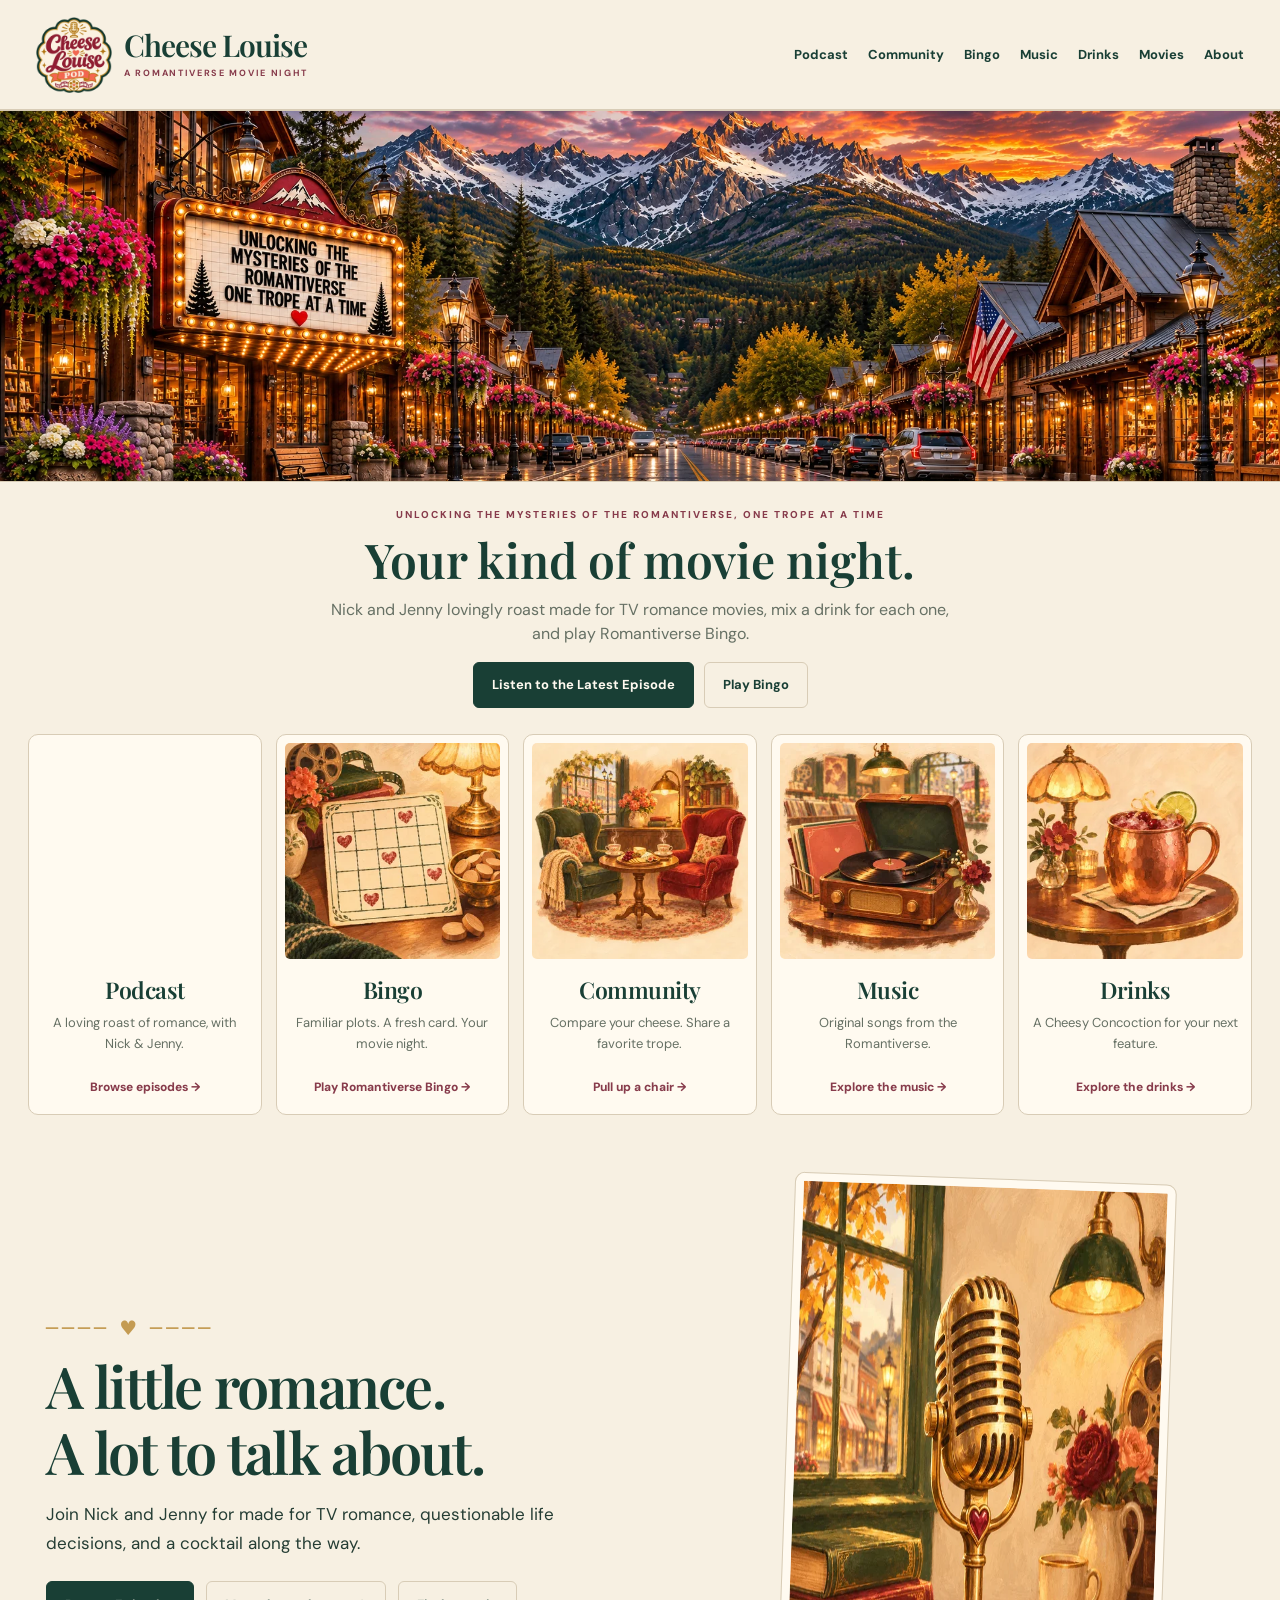
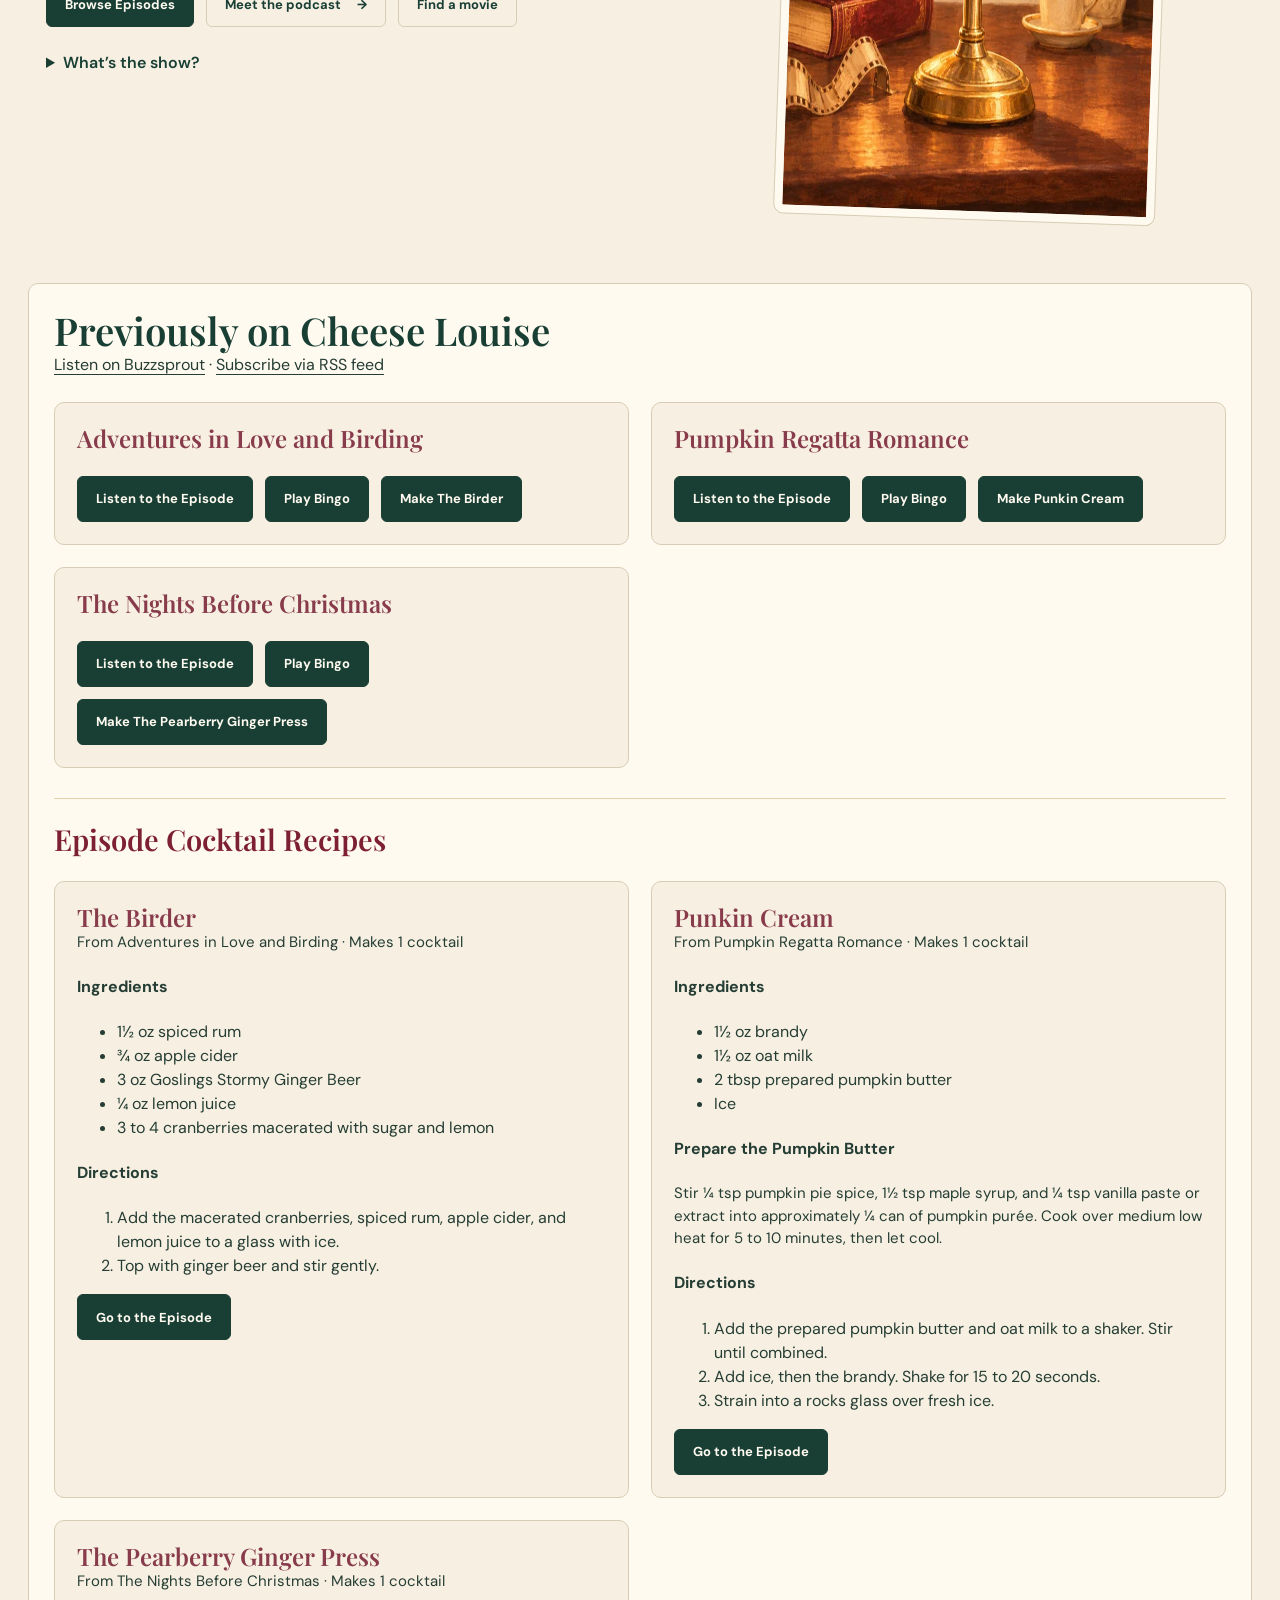
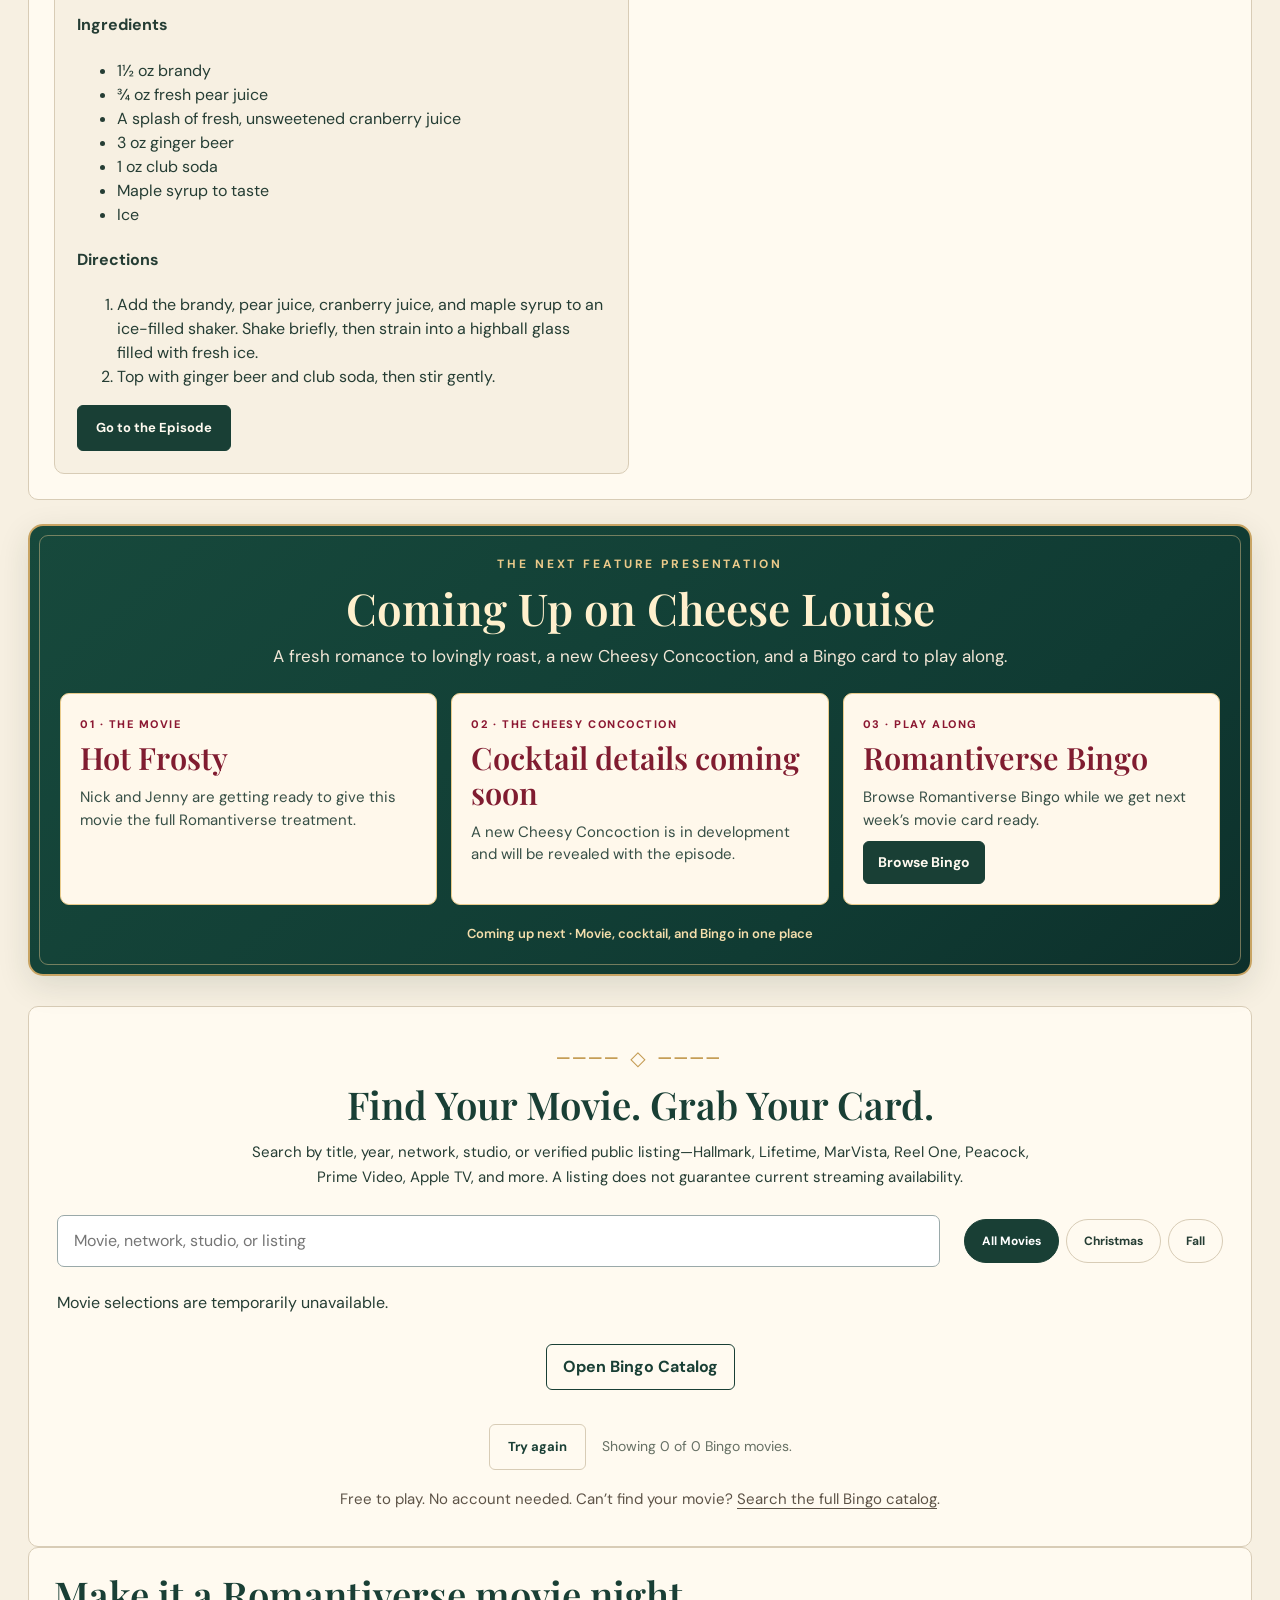
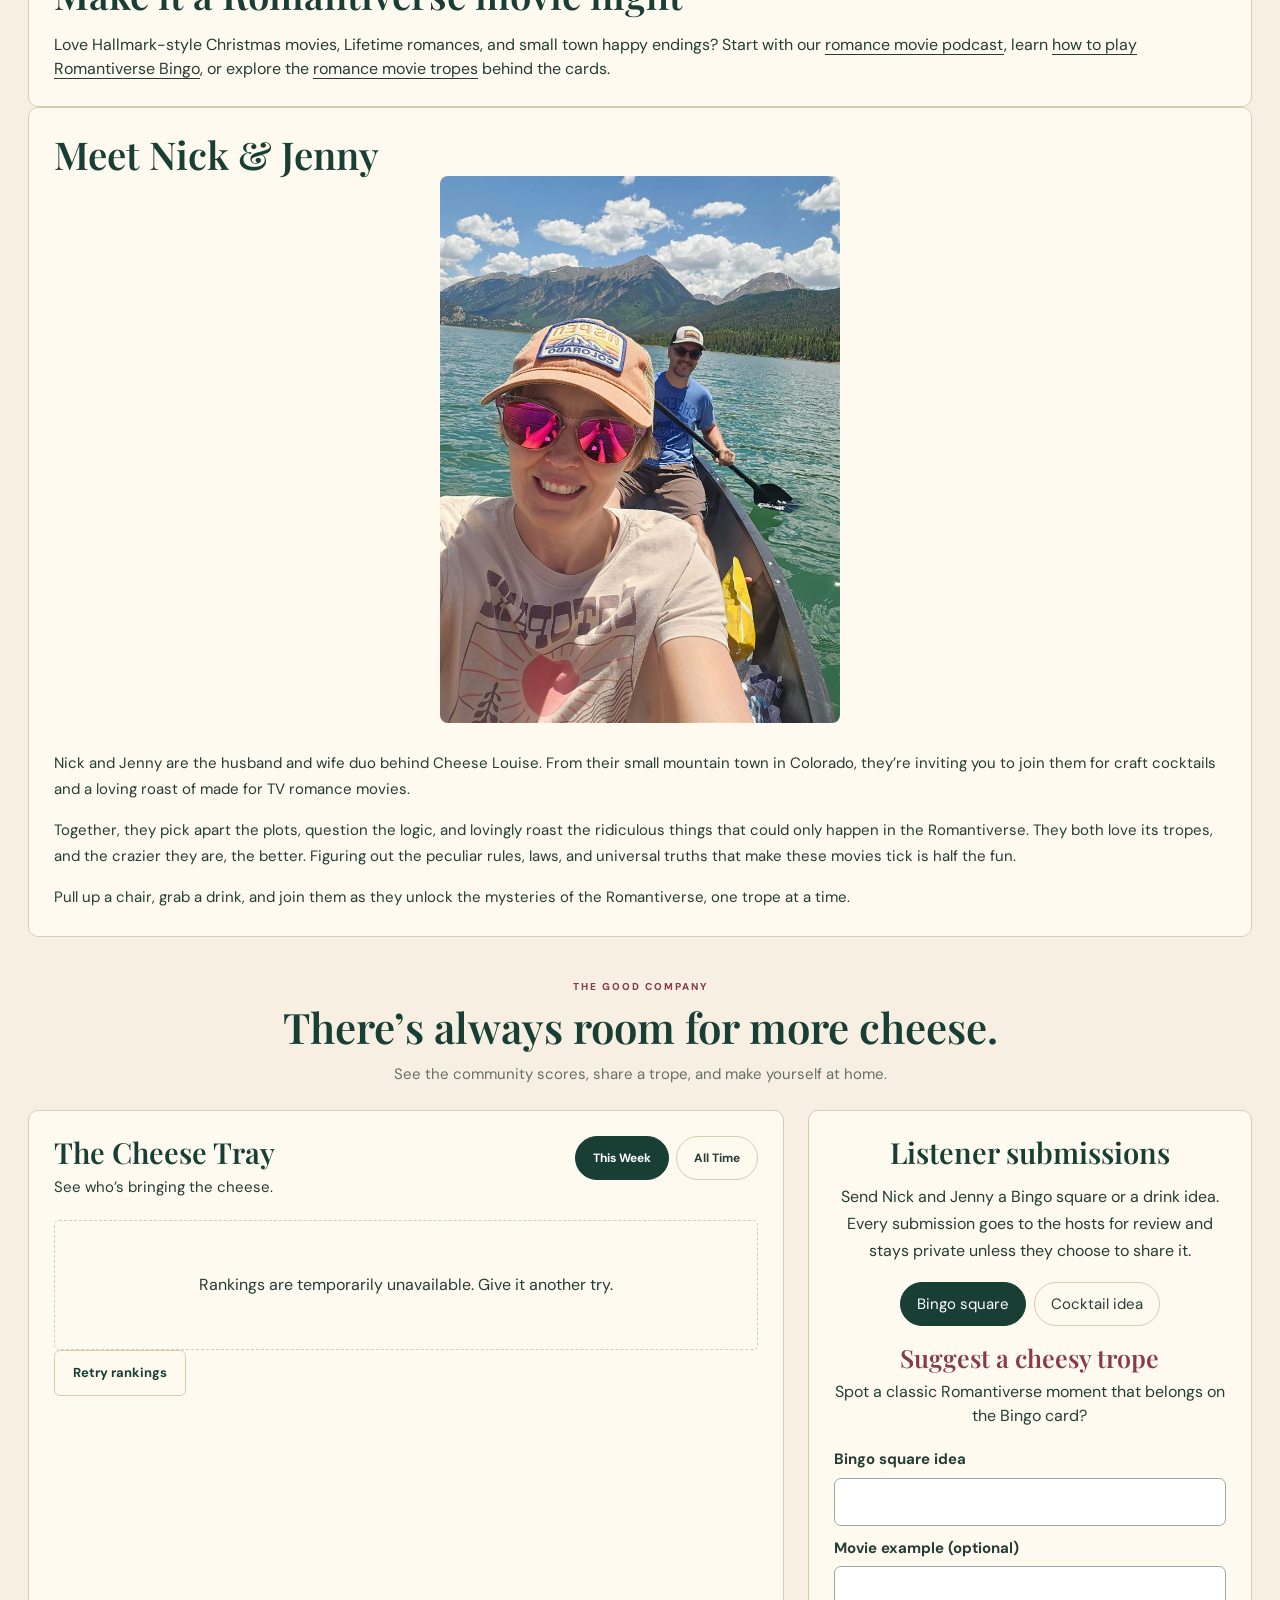
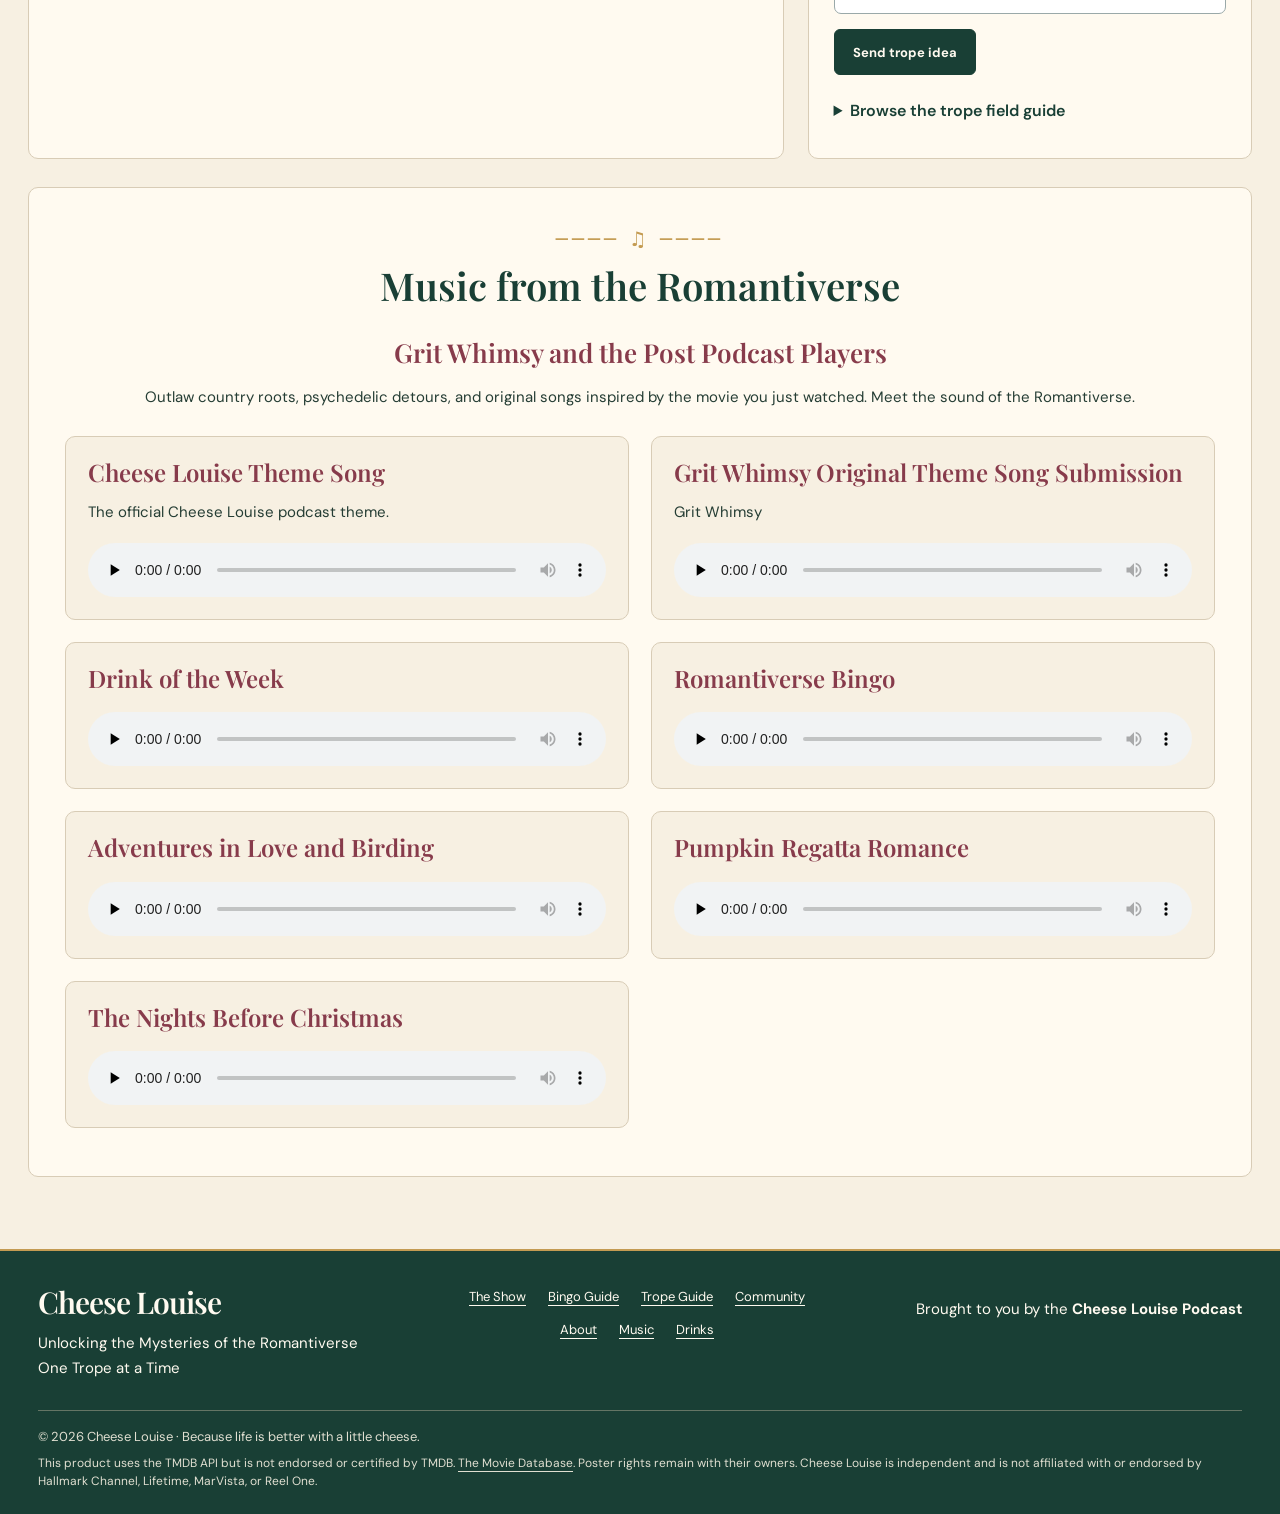
<file: index.html>
<!doctype html>
<html lang="en">
<head>
<meta charset="utf-8"><meta name="viewport" content="width=device-width, initial-scale=1">
<meta name="theme-color" content="#193f35">
<title>Cheese Louise | Romance Movie Podcast &amp; Romantiverse Bingo</title>
<meta name="description" content="A loving roast of Hallmark-style romance movies with Nick and Jenny. Discover the Cheese Louise podcast, Romantiverse Bingo, romance tropes, and craft cocktails.">
<link rel="canonical" href="https://cheeselouisepod.com/">
<link rel="alternate" type="application/rss+xml" title="Cheese Louise Podcast RSS Feed" href="https://feeds.buzzsprout.com/2561358.rss">
<meta property="og:type" content="website"><meta property="og:site_name" content="Cheese Louise"><meta property="og:title" content="Cheese Louise | Romance Movie Podcast &amp; Romantiverse Bingo">
<meta property="og:description" content="Made for TV romance, free Bingo, and a cocktail along the way.">
<meta property="og:url" content="https://cheeselouisepod.com/"><meta property="og:image" content="https://cheeselouisepod.com/assets/mountain-town.webp">
<meta name="twitter:card" content="summary_large_image">
<meta property="og:image:alt" content="The Cheese Louise mountain town beneath a snowy sunset ridgeline.">
<meta name="referrer" content="strict-origin-when-cross-origin">
<link rel="icon" href="assets/cheese-heart.svg" type="image/svg+xml">
<link rel="preconnect" href="https://fonts.googleapis.com"><link rel="preconnect" href="https://fonts.gstatic.com" crossorigin>
<link href="https://fonts.googleapis.com/css2?family=DM+Sans:wght@400;500;600;700;800&family=Playfair+Display:ital,wght@0,500;0,600;0,700;1,500;1,600&display=swap" rel="stylesheet">
<link rel="stylesheet" href="homepage.css?v=episode-archive-1">
<noscript><link rel="stylesheet" href="nojs.css"></noscript>
<script type="application/ld+json">{"@context":"https://schema.org","@graph":[{"@type":"Organization","@id":"https://cheeselouisepod.com/#organization","name":"Cheese Louise","url":"https://cheeselouisepod.com/","description":"Independent romance movie podcast and free Romantiverse Bingo game."},{"@type":"WebSite","@id":"https://cheeselouisepod.com/#website","url":"https://cheeselouisepod.com/","name":"Cheese Louise","publisher":{"@id":"https://cheeselouisepod.com/#organization"},"inLanguage":"en-US"},{"@type":"PodcastSeries","@id":"https://cheeselouisepod.com/#podcast","name":"Cheese Louise","url":"https://cheeselouisepod.com/romance-movie-podcast.html","description":"A romance movie comedy podcast with Nick and Jenny, craft cocktails, and a loving roast of made for TV romance.","inLanguage":"en-US","creator":[{"@type":"Person","name":"Nick"},{"@type":"Person","name":"Jenny"}],"publisher":{"@id":"https://cheeselouisepod.com/#organization"}}]}</script>
<link rel="stylesheet" href="cozy-vintage.css?v=movie-night-1">
<link rel="stylesheet" href="next-week.css?v=2">
<script defer src="website-tracker.js?v=cocktail-submissions-1"></script>
</head>
<body>
<a class="skip-link" href="#features">Skip to content</a>
<header class="site-header">
<a class="brand" href="#home" aria-label="Cheese Louise home"><img class="brand-emblem" src="assets/cheese-louise-emblem.webp" width="76" height="76" alt=""><span class="brand-copy">Cheese Louise<small>A Romantiverse movie night</small></span></a>
<a class="header-bingo" href="https://bingo.cheeselouisepod.com/">Play Bingo</a>
<button class="menu-button" data-menu-button aria-expanded="false" aria-controls="main-nav" aria-label="Open menu">Menu</button>
<nav id="main-nav" class="main-nav" data-nav aria-label="Main navigation">
<a href="#episodes">Podcast</a><a href="#community">Community</a><a href="https://bingo.cheeselouisepod.com/">Bingo</a><a href="#music">Music</a><a href="#cocktails">Drinks</a><a href="#movies">Movies</a><a href="#about">About</a>
</nav>
</header>
<main id="home">
<section class="hero" aria-labelledby="hero-title">
<h1 id="hero-title" class="visually-hidden">Unlocking the Mysteries of the Romantiverse<br>One Trope at a Time</h1>
<img src="assets/mountain-town.webp" width="2125" height="740" fetchpriority="high" alt="A warmly lit mountain town beneath a snowy sunset ridgeline. The theater marquee welcomes you to the Romantiverse, one trope at a time.">
</section>
<div class="page-wrap">
<noscript><p class="panel">Movie search needs JavaScript. You can still read about the show, play the music, and <a href="https://bingo.cheeselouisepod.com/">visit Romantiverse Bingo</a>.</p></noscript>
<section class="routes-intro" aria-labelledby="routes-title"><p class="eyebrow">Unlocking the mysteries of the Romantiverse, one trope at a time</p><h2 id="routes-title">Your kind of movie night.</h2><p>Nick and Jenny lovingly roast made for TV romance movies, mix a drink for each one, and play Romantiverse Bingo.</p><div class="movie-night-actions"><a class="button" id="listen-first" href="#episodes">Listen to the Podcast</a><a class="button button-outline" href="https://bingo.cheeselouisepod.com/">Play Bingo</a></div></section>

<section id="features" class="homepage-features" aria-label="Choose your movie-night route">
<a class="homepage-tile" href="#episodes"><img class="route-art" src="assets/routes/podcast.webp" srcset="assets/routes/podcast-small.webp 320w, assets/routes/podcast.webp 640w" sizes="(max-width:760px) 46vw, (max-width:900px) 30vw, 230px" width="640" height="640" alt="" decoding="async"><h2>Podcast</h2><p>A loving roast of romance, with Nick &amp; Jenny.</p><span class="text-link">Browse episodes <span aria-hidden="true">→</span></span></a>
<a class="homepage-tile" href="https://bingo.cheeselouisepod.com/"><img class="route-art" src="assets/routes/bingo.webp" srcset="assets/routes/bingo-small.webp 320w, assets/routes/bingo.webp 640w" sizes="(max-width:760px) 46vw, (max-width:900px) 30vw, 230px" width="640" height="640" alt="" decoding="async"><h2>Bingo</h2><p>Familiar plots. A fresh card. Your movie night.</p><span class="text-link">Play Romantiverse Bingo <span aria-hidden="true">→</span></span></a>
<a class="homepage-tile" href="#community"><img class="route-art" src="assets/routes/community.webp" srcset="assets/routes/community-small.webp 320w, assets/routes/community.webp 640w" sizes="(max-width:760px) 46vw, (max-width:900px) 30vw, 230px" width="640" height="640" alt="" decoding="async"><h2>Community</h2><p>Compare your cheese. Share a favorite trope.</p><span class="text-link">Pull up a chair <span aria-hidden="true">→</span></span></a>
<a class="homepage-tile" href="#music"><img class="route-art" src="assets/routes/music.webp" srcset="assets/routes/music-small.webp 320w, assets/routes/music.webp 640w" sizes="(max-width:760px) 46vw, (max-width:900px) 30vw, 230px" width="640" height="640" alt="" decoding="async"><h2>Music</h2><p>Original songs from the Romantiverse.</p><span class="text-link">Explore the music <span aria-hidden="true">→</span></span></a>
<a class="homepage-tile" href="#cocktails"><img class="route-art" src="assets/routes/drink.webp" srcset="assets/routes/drink-small.webp 320w, assets/routes/drink.webp 640w" sizes="(max-width:760px) 46vw, (max-width:900px) 30vw, 230px" width="640" height="640" alt="" decoding="async"><h2>Drinks</h2><p>A Cheesy Concoction for your next feature.</p><span class="text-link">Explore the drinks <span aria-hidden="true">→</span></span></a>
</section>
<section id="podcast" class="welcome">
<div><p class="ornament" aria-hidden="true">──── ♥ ────</p><h2>A little romance.<br>A lot to talk about.</h2>
<p>Join Nick and Jenny for made for TV romance, questionable life decisions, and a cocktail along the way.</p>
<div class="welcome-actions"><a class="button" href="#episodes">Browse Episodes</a><a class="button button-outline" href="romance-movie-podcast.html">Meet the podcast <span aria-hidden="true">→</span></a><a class="button button-outline" href="#movies">Find a movie</a></div>
<div id="podcast-promo" hidden></div><details id="about-the-show"><summary>What’s the show?</summary><p>Hallmark, Lifetime, MarVista, Reel One: we’re exploring the wonderfully predictable world of made for TV romance. Expect movie talk, Cheesy Concoctions, games, and a Cheese Grating—the total points from the movie’s recorded tropes.</p></details>
</div><img class="podcast-scene" src="assets/routes/podcast.webp" width="640" height="640" alt="A gold vintage microphone in a warmly lit recording room overlooking the town." loading="lazy" decoding="async">
</section>
<section id="episodes" class="panel" aria-labelledby="episodes-title">
<h2 id="episodes-title">Previously on Cheese Louise</h2>
<div id="buzzsprout-large-player"></div>
<script defer src="https://www.buzzsprout.com/2561358.js?container_id=buzzsprout-large-player&amp;player=large"></script>
<p><a href="https://www.buzzsprout.com/2561358">Listen on Buzzsprout</a> · <a href="https://feeds.buzzsprout.com/2561358.rss" type="application/rss+xml">Subscribe via RSS feed</a></p>
<div class="track-grid" data-episode-list></div>
<h3 class="episode-recipes-title" id="cocktails">Episode Cocktail Recipes</h3>
<p data-recipe-placeholder>Episode cocktail recipes are coming soon.</p>
<div class="track-grid" data-recipe-list></div>
</section>
<section class="next-week-showcase" id="next-week" aria-labelledby="next-week-title">
<div class="next-week-heading"><p class="next-week-kicker">THE NEXT FEATURE PRESENTATION</p><h2 id="next-week-title">Coming Up on Cheese Louise</h2><p class="next-week-lead">A fresh romance to lovingly roast, a new Cheesy Concoction, and a Bingo card to play along.</p></div>
<div class="next-week-grid">
<article class="next-week-feature"><span class="next-week-number">01 · THE MOVIE</span><h3 id="next-week-movie">Next movie announcement coming soon</h3><p id="next-week-movie-copy">We’re getting the next Cheese Louise movie night ready.</p></article>
<article class="next-week-feature"><span class="next-week-number">02 · THE CHEESY CONCOCTION</span><h3 id="next-week-drink">Next Cheesy Concoction coming soon</h3><p id="next-week-drink-copy">The cocktail and recipe will be announced with the episode.</p></article>
<article class="next-week-feature"><span class="next-week-number">03 · PLAY ALONG</span><h3>Romantiverse Bingo</h3><p>Browse Romantiverse Bingo while we get next week’s movie card ready.</p><a class="button" id="next-week-bingo" href="https://bingo.cheeselouisepod.com/">Browse Bingo</a></article>
</div><p class="next-week-date" id="next-week-date">Next week · movie, cocktail, and Bingo details coming soon</p>
</section>
<section id="movies" class="panel movie-section" aria-labelledby="movie-title">
<p class="ornament" aria-hidden="true">──── ◇ ────</p><h2 id="movie-title">Find Your Movie. Grab Your Card.</h2><p class="section-intro">Search by title, year, network, studio, or verified public listing—Hallmark, Lifetime, MarVista, Reel One, Peacock, Prime Video, Apple TV, and more. A listing does not guarantee current streaming availability.</p>
<div class="movie-toolbar"><div class="search-wrap"><label class="visually-hidden" for="published-movie-search">Find a Bingo movie</label><input id="published-movie-search" data-published-movie-search type="search" placeholder="Movie, network, studio, or listing" aria-controls="published-movie-list"><button type="button" class="movie-clear-filters" data-movie-clear-filters hidden aria-label="Clear movie search and season filters">Clear filters</button></div>
<div class="season-filters" role="group" aria-label="Filter movies by season"><button data-season="" aria-pressed="true">All Movies</button><button data-season="Christmas" aria-pressed="false">Christmas</button><button data-season="Fall" aria-pressed="false">Fall</button></div></div>
<div id="published-movie-list" class="published-poster-list" data-published-posters><p>Loading movie selections…</p></div>
<div class="movie-footer"><button class="button button-outline" data-published-movie-expand hidden aria-expanded="false" aria-controls="published-movie-list">Show more movies</button><button class="button button-outline" data-movie-retry hidden>Try again</button><p data-published-movie-status role="status" aria-live="polite"></p></div>
<p class="free-note">Free to play. No account needed. Can’t find your movie? <a href="https://bingo.cheeselouisepod.com/">Search the full Bingo catalog</a>.</p>
</section>
<section class="panel" aria-labelledby="movie-night-guides"><h2 id="movie-night-guides">Make it a Romantiverse movie night</h2><p>Love Hallmark-style Christmas movies, Lifetime romances, and small town happy endings? Start with our <a href="romance-movie-podcast.html">romance movie podcast</a>, learn <a href="hallmark-movie-bingo.html">how to play Romantiverse Bingo</a>, or explore the <a href="romance-movie-tropes.html">romance movie tropes</a> behind the cards.</p></section>
<section id="about" class="panel about-panel"><h2>Meet Nick &amp; Jenny</h2><div class="about-content"><img class="about-photo" src="assets/nick-and-jenny.jpg" width="720" height="985" alt="Nick and Jenny canoeing on a mountain lake." loading="lazy" decoding="async"><div><p>Nick and Jenny are the husband and wife duo behind Cheese Louise. From their small mountain town in Colorado, they’re inviting you to join them for craft cocktails and a loving roast of made for TV romance movies.</p><p>Together, they pick apart the plots, question the logic, and lovingly roast the ridiculous things that could only happen in the Romantiverse. They both love its tropes, and the crazier they are, the better. Figuring out the peculiar rules, laws, and universal truths that make these movies tick is half the fun.</p><p>Pull up a chair, grab a drink, and join them as they unlock the mysteries of the Romantiverse, one trope at a time.</p></div></div></section>
<section id="community" class="community-section" aria-labelledby="community-title"><div class="section-heading"><p class="section-eyebrow">THE GOOD COMPANY</p><h2 id="community-title">There’s always room for more cheese.</h2><p>See the community scores, share a trope, and make yourself at home.</p></div><div class="community-row">
<section id="cheese-tray" class="panel tray"><div class="tray-heading"><div><h2>The Cheese Tray</h2><p>See who’s bringing the cheese.</p></div><div class="tray-period-buttons" role="group" aria-label="Leaderboard period"><button data-tray-period="week" aria-pressed="true">This Week</button><button data-tray-period="all" aria-pressed="false">All Time</button></div></div><div data-cheese-tray role="status" aria-live="polite">Loading community rankings…</div><button class="button button-outline" data-tray-retry hidden>Retry rankings</button></section>
<section class="panel suggestion"><h2>Listener submissions</h2><p>Send Nick and Jenny a Bingo square or a drink idea. Every submission goes to the hosts for review and stays private unless they choose to share it.</p>
<div class="community-submission-tabs" role="group" aria-label="Choose what to submit"><button type="button" data-submission-tab="trope" aria-pressed="true">Bingo square</button><button type="button" data-submission-tab="cocktail" aria-pressed="false">Cocktail idea</button></div>
<div data-submission-panel="trope"><h3>Suggest a cheesy trope</h3><p>Spot a classic Romantiverse moment that belongs on the Bingo card?</p><form id="trope-suggestion" class="trope-suggestion">
<label for="suggestion-trope">Bingo square idea</label><input id="suggestion-trope" name="trope" required minlength="3" maxlength="160">
<label for="suggestion-movie">Movie example (optional)</label><input id="suggestion-movie" name="movie" maxlength="120">
<button class="button" type="submit">Send trope idea</button><p role="status" aria-live="polite"></p>
</form><details><summary>Browse the trope field guide</summary><label for="cheese-trope-search">Find a cheese trope</label><input id="cheese-trope-search" type="search" placeholder="Try: kiss, hometown, family…" aria-controls="cheese-trope-results"><p id="cheese-trope-count" role="status" aria-live="polite"></p><ul id="cheese-trope-results"></ul></details></div>
<div data-submission-panel="cocktail" hidden><h3>Share a Cheesy Concoction</h3><p>Send us a drink inspired by a movie or a moment from the Romantiverse.</p><form id="cocktail-suggestion" class="trope-suggestion">
<label for="suggestion-cocktail-name">Drink name</label><input id="suggestion-cocktail-name" name="name" required maxlength="100">
<label for="suggestion-cocktail-movie">Movie or episode (optional)</label><input id="suggestion-cocktail-movie" name="movie" maxlength="120">
<label for="suggestion-cocktail-ingredients">Ingredients</label><textarea id="suggestion-cocktail-ingredients" name="ingredients" rows="4" required maxlength="4000"></textarea>
<label for="suggestion-cocktail-method">How to make it (optional)</label><textarea id="suggestion-cocktail-method" name="method" rows="4" maxlength="4000"></textarea>
<button class="button" type="submit">Send cocktail idea</button><p role="status" aria-live="polite"></p>
</form><p class="listener-privacy">Please leave out personal details. We review each idea before sharing it.</p></div>
</section>
</div>
<section id="music" class="panel music-section"><p class="ornament" aria-hidden="true">──── ♫ ────</p><h2>Music from the Romantiverse</h2><div class="music-copy"><h3>Grit Whimsy and the Post Podcast Players</h3><p>Outlaw country roots, psychedelic detours, and original songs inspired by the movie you just watched. Meet the sound of the Romantiverse.</p><div class="track-grid"><article class="track"><h3>Cheese Louise Theme Song</h3><p>The official Cheese Louise podcast theme.</p><audio controls preload="none" aria-label="Play Cheese Louise Theme Song"><source src="audio/cheese-louise-theme-final.mp3" type="audio/mpeg">Your browser does not support audio playback.</audio></article><article class="track"><h3>Grit Whimsy Original Theme Song Submission</h3><p>Grit Whimsy</p><audio controls preload="none" aria-label="Play Grit Whimsy Original Theme Song Submission"><source src="audio/grit-whimsy-original-theme-submission.mp3" type="audio/mpeg">Your browser does not support audio playback.</audio></article><article class="track"><h3>Drink of the Week</h3><audio controls preload="none" aria-label="Play Drink of the Week"><source src="audio/drink-of-the-week.mp3" type="audio/mpeg">Your browser does not support audio playback.</audio></article><article class="track"><h3>Romantiverse Bingo</h3><audio controls preload="none" aria-label="Play Romantiverse Bingo"><source src="audio/romantiverse-bingo.mp3" type="audio/mpeg">Your browser does not support audio playback.</audio></article><article class="track"><h3>Adventures in Love and Birding</h3><audio controls preload="none" aria-label="Play Adventures in Love and Birding"><source src="audio/adventures-in-love-and-birding.mp3" type="audio/mpeg">Your browser does not support audio playback.</audio></article><article class="track"><h3>Pumpkin Regatta Romance</h3><audio controls preload="none" aria-label="Play Pumpkin Regatta Romance"><source src="audio/pumpkin-regatta-romance.mp3" type="audio/mpeg">Your browser does not support audio playback.</audio></article><article class="track"><h3>The Nights Before Christmas</h3><audio controls preload="none" aria-label="Play The Nights Before Christmas"><source src="audio/the-nights-before-christmas.m4a" type="audio/mp4">Your browser does not support audio playback.</audio></article></div></div></section>
</div>
</main>
<footer><div class="footer-main"><div><a class="brand" href="#home">Cheese Louise</a><p>Unlocking the Mysteries of the Romantiverse<br>One Trope at a Time</p></div><nav aria-label="Footer navigation"><a href="romance-movie-podcast.html">The Show</a><a href="hallmark-movie-bingo.html">Bingo Guide</a><a href="romance-movie-tropes.html">Trope Guide</a><a href="#community">Community</a><a href="#about">About</a><a href="#music">Music</a><a href="#cocktails">Drinks</a></nav><p>Brought to you by the <strong>Cheese Louise Podcast</strong></p></div><div class="footer-fine"><span>© <span data-year>2026</span> Cheese Louise · Because life is better with a little cheese.</span><small>This product uses the TMDB API but is not endorsed or certified by TMDB. <a href="https://www.themoviedb.org/">The Movie Database</a>. Poster rights remain with their owners. Cheese Louise is independent and is not affiliated with or endorsed by Hallmark Channel, Lifetime, MarVista, or Reel One.</small></div></footer>
<script src="homepage.js?v=episode-archive-3" defer></script><script src="published-posters.js?v=movie-night-1" defer></script><script src="cheese-tray.js?v=movie-night-1" defer></script>
</body></html>
</file>
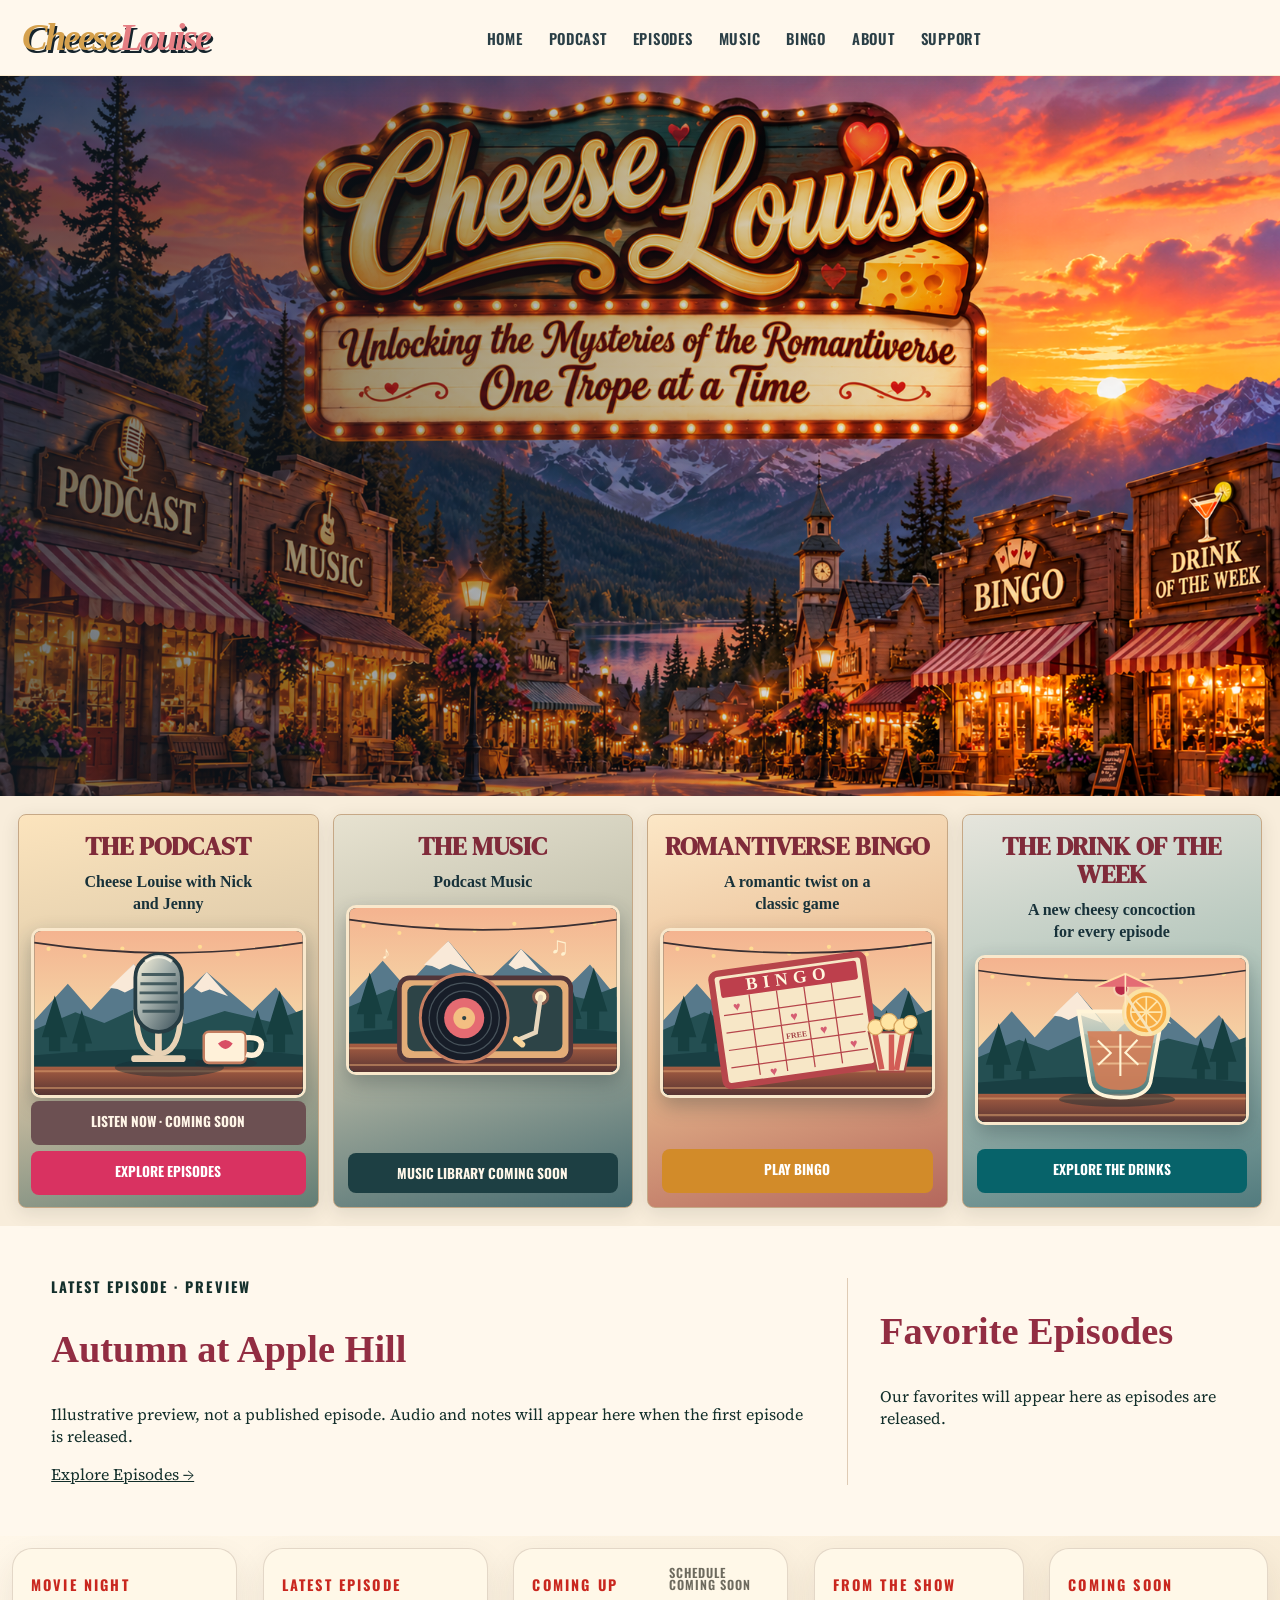
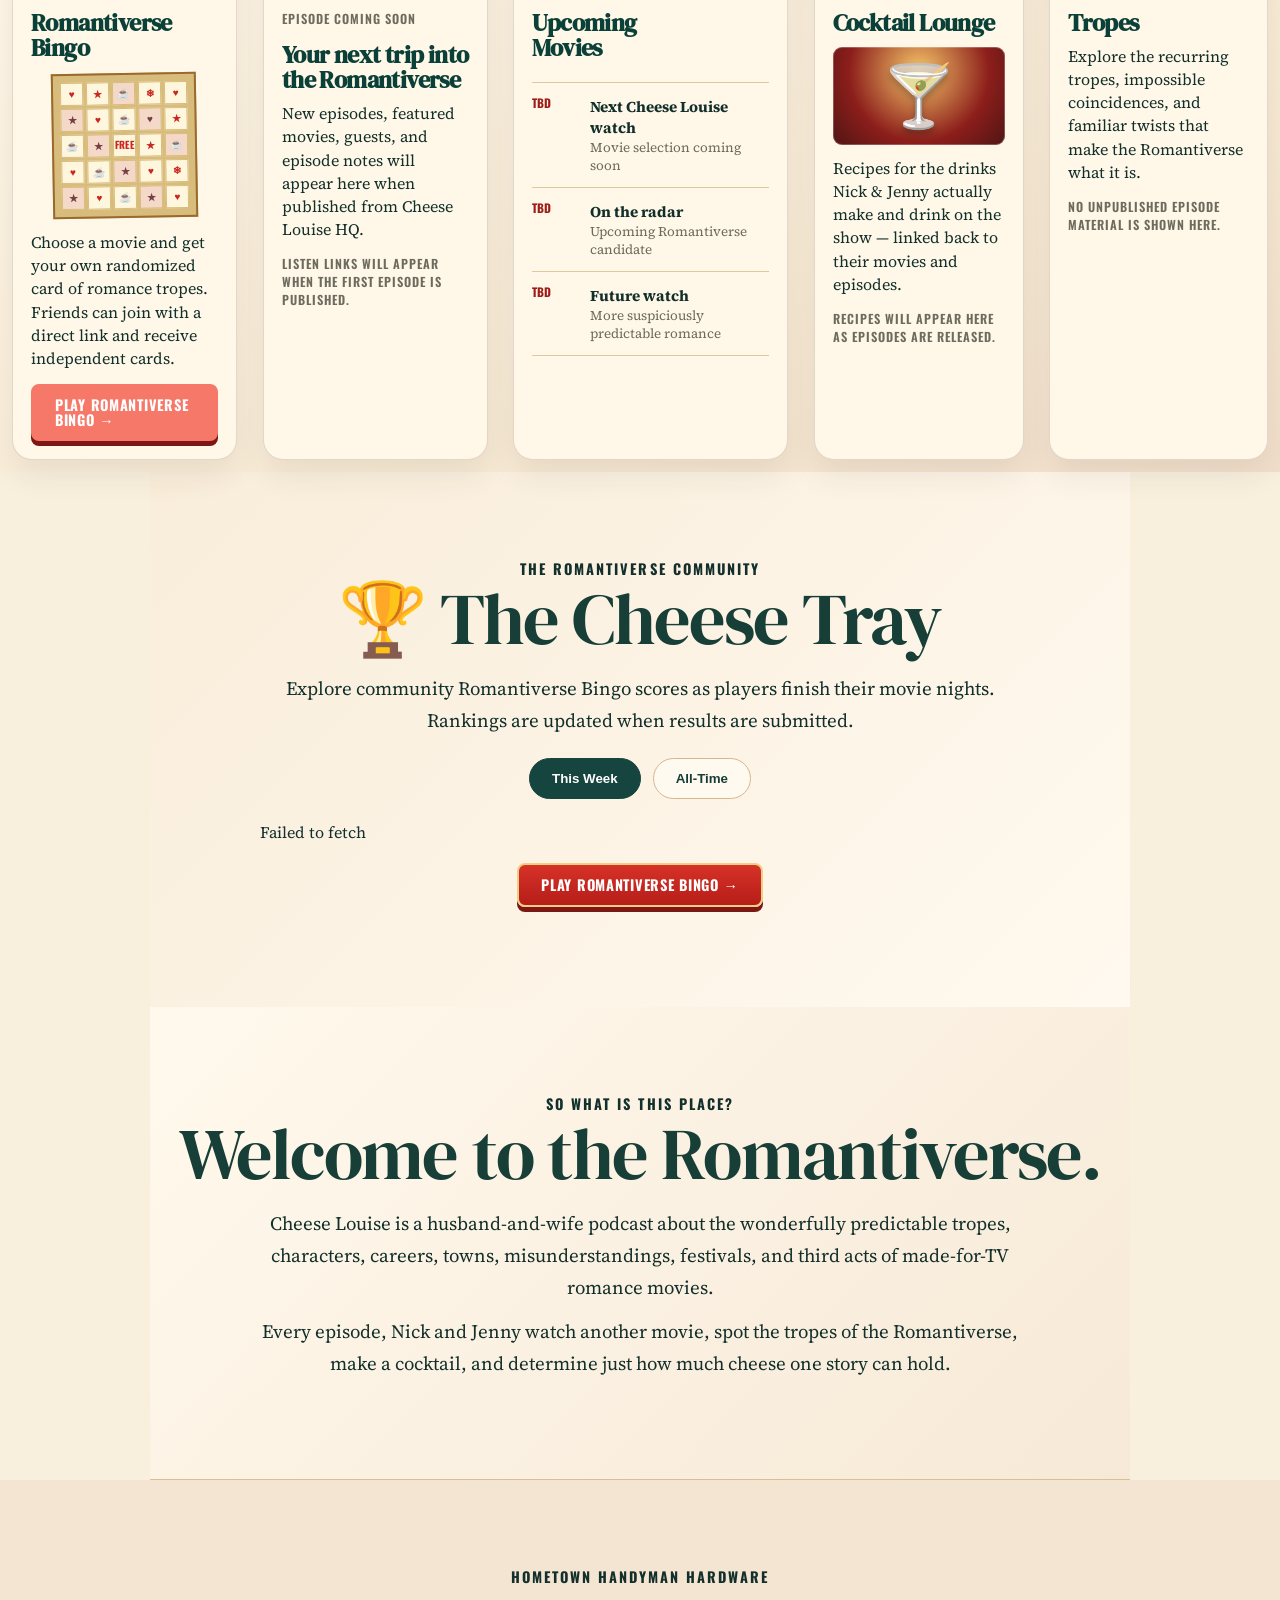
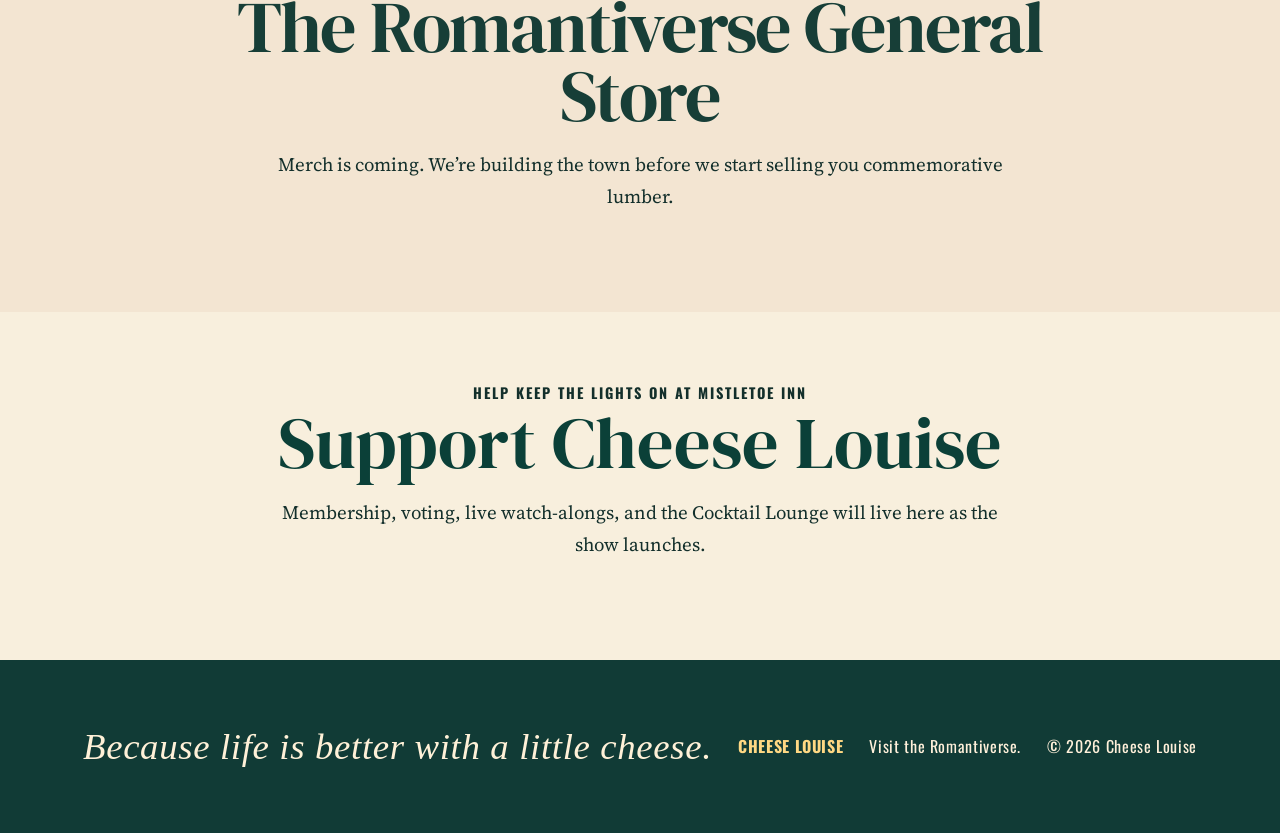
<file: preview/index.html>
<!doctype html>
<html lang="en">
<head>
  <meta charset="utf-8" />
  <meta name="viewport" content="width=device-width, initial-scale=1" />
  <meta name="robots" content="noindex,nofollow" />
  <meta name="theme-color" content="#0b4038" />
  <meta name="description" content="Visit the Romantiverse with Cheese Louise — podcast news, Romantiverse Bingo, upcoming movies, and cocktails from the show." />
  <title>Cheese Louise — Visit the Romantiverse</title>
  <meta property="og:type" content="website" />
  <meta property="og:site_name" content="Cheese Louise" />
  <meta property="og:title" content="Cheese Louise — Visit the Romantiverse" />
  <meta property="og:description" content="Join Nick and Jenny in the Romantiverse: made-for-TV romance, Romantiverse Bingo, original music, and cocktails. Podcast episodes coming soon." />
  <meta name="twitter:card" content="summary" />
  <link rel="preconnect" href="https://fonts.googleapis.com" />
  <link rel="preconnect" href="https://fonts.gstatic.com" crossorigin />
  <link href="https://fonts.googleapis.com/css2?family=DM+Serif+Display:ital@0;1&family=Oswald:wght@400;500;600;700&family=Source+Serif+4:opsz,wght@8..60,400;8..60,600;8..60,700&display=swap" rel="stylesheet" />
  <link rel="stylesheet" href="styles.css" />
  <link rel="stylesheet" href="cinematic-theme.css?v=1" />
  <link rel="stylesheet" href="mountain-home.css?v=3" />
</head>
<body>
  <a class="skip-link" href="#features">Skip to content</a>
  <header class="site-header" data-header>
    <a class="brand-mark" href="#home" aria-label="Cheese Louise home">Cheese<span>Louise</span></a>
    <button class="menu-button" type="button" aria-label="Open menu" aria-expanded="false" data-menu-button>MENU</button>
    <nav class="main-nav" data-nav aria-label="Main navigation">
      <a class="active" href="#home">Home</a><a href="#podcast">Podcast</a><a href="#episodes">Episodes</a>
      <a href="#music">Music</a><a href="https://bingo.cheeselouisepod.com/">Bingo</a>
      <a href="#about">About</a><a href="#support">Support</a>
    </nav>
  </header>
  <main id="home">
    <section class="hero" aria-labelledby="hero-title">
      <div class="hero-backdrop" aria-hidden="true"></div>
      <div class="hero-copy"><h1 id="hero-title">Unlocking the Mysteries of the Romantiverse<br>One Trope at a Time</h1></div>
    </section>
    <section class="homepage-features" id="features" aria-label="Explore Cheese Louise">
      <article class="homepage-tile tile-podcast" id="podcast"><h2>The Podcast</h2><p>Cheese Louise with Nick and Jenny</p><div class="tile-art" aria-hidden="true"><img src="assets/podcast-art.svg" alt="" loading="lazy" decoding="async"></div><div class="tile-actions"><span class="tile-action-placeholder" aria-label="Listen Now: first episode coming soon">Listen Now · Coming Soon</span><a href="#episodes">Explore Episodes</a></div></article>
      <article class="homepage-tile tile-music" id="music"><h2>The Music</h2><p>Podcast Music</p><div class="tile-art" aria-hidden="true"><img src="assets/music-art.svg" alt="" loading="lazy" decoding="async"></div><span class="tile-status">Music library coming soon</span></article>
      <article class="homepage-tile tile-bingo"><h2>Romantiverse Bingo</h2><p>A romantic twist on a classic game</p><div class="tile-art" aria-hidden="true"><img src="assets/bingo-art.svg" alt="" loading="lazy" decoding="async"></div><a class="tile-link" href="https://bingo.cheeselouisepod.com/">Play Bingo</a></article>
      <article class="homepage-tile tile-drink"><h2>The Drink of the Week</h2><p>A new cheesy concoction for every episode</p><div class="tile-art" aria-hidden="true"><img src="assets/drink-art.svg" alt="" loading="lazy" decoding="async"></div><a class="tile-link" href="#cocktails">Explore the Drinks</a></article>
    </section>
    <section class="episode-spotlight" aria-labelledby="spotlight-title"><div><p class="section-kicker">Latest Episode · Preview</p><h2 id="spotlight-title">Autumn at Apple Hill</h2><p>Illustrative preview, not a published episode. Audio and notes will appear here when the first episode is released.</p><a href="#episodes">Explore Episodes →</a></div><div><h2>Favorite Episodes</h2><p>Our favorites will appear here as episodes are released.</p></div></section>
    <section class="weekly-strip" aria-label="This week in the Romantiverse">
      <article class="feature-card bingo-card" id="bingo">
        <p class="card-kicker">Movie Night</p>
        <h2>Romantiverse Bingo</h2>
        <div class="mini-bingo" aria-hidden="true">
          <span>♥</span><span>★</span><span>☕</span><span>❄</span><span>♥</span>
          <span>★</span><span>♥</span><span>☕</span><span>♥</span><span>★</span>
          <span>☕</span><span>★</span><span>FREE</span><span>★</span><span>☕</span>
          <span>♥</span><span>☕</span><span>★</span><span>♥</span><span>❄</span>
          <span>★</span><span>♥</span><span>☕</span><span>★</span><span>♥</span>
        </div>
        <p>Choose a movie and get your own randomized card of romance tropes. Friends can join with a direct link and receive independent cards.</p>
        <a class="button button-primary full" href="https://bingo.cheeselouisepod.com/">Play Romantiverse Bingo →</a>
      </article>

      <article class="feature-card" id="episodes">
        <p class="card-kicker">Latest Episode</p>
        <p class="meta">Episode coming soon</p>
        <h2>Your next trip into the Romantiverse</h2>
        <p>New episodes, featured movies, guests, and episode notes will appear here when published from Cheese Louise HQ.</p>
        <p class="meta">Listen links will appear when the first episode is published.</p>
      </article>

      <article class="feature-card movies-card" id="movies">
        <div class="card-heading-row">
          <div>
            <p class="card-kicker">Coming Up</p>
            <h2>Upcoming Movies</h2>
          </div>
          <span class="meta">Schedule coming soon</span>
        </div>
        <div class="movie-list">
          <div><time>TBD</time><strong>Next Cheese Louise watch</strong><small>Movie selection coming soon</small></div>
          <div><time>TBD</time><strong>On the radar</strong><small>Upcoming Romantiverse candidate</small></div>
          <div><time>TBD</time><strong>Future watch</strong><small>More suspiciously predictable romance</small></div>
        </div>
      </article>

      <article class="feature-card" id="cocktails">
        <p class="card-kicker">From the Show</p>
        <h2>Cocktail Lounge</h2>
        <div class="cocktail-illustration" aria-hidden="true"><span>🍸</span></div>
        <p>Recipes for the drinks Nick & Jenny actually make and drink on the show — linked back to their movies and episodes.</p>
        <p class="meta">Recipes will appear here as episodes are released.</p>
      </article>

      <article class="feature-card" id="tropes">
        <p class="card-kicker">Coming Soon</p>
        <h2>Tropes</h2>
        <p>Explore the recurring tropes, impossible coincidences, and familiar twists that make the Romantiverse what it is.</p>
        <p class="meta">No unpublished episode material is shown here.</p>
      </article>
    </section>

<section class="content-section cheese-tray-section" id="cheese-tray">
      <p class="section-kicker">The Romantiverse Community</p>
      <h2>🏆 The Cheese Tray</h2>
      <p>Explore community Romantiverse Bingo scores as players finish their movie nights. Rankings are updated when results are submitted.</p>
      <div class="tray-period-buttons"><button type="button" data-tray-period="week" aria-pressed="true">This Week</button><button type="button" data-tray-period="all" aria-pressed="false">All-Time</button></div>
      <div data-cheese-tray role="status" aria-live="polite">Loading community rankings…</div>
      <p><a class="button button-primary" href="https://bingo.cheeselouisepod.com/">Play Romantiverse Bingo →</a></p>
    </section>
    <section class="content-section concept-section" id="about">
      <p class="section-kicker">So what is this place?</p>
      <h2>Welcome to the Romantiverse.</h2>
      <p>Cheese Louise is a husband-and-wife podcast about the wonderfully predictable tropes, characters, careers, towns, misunderstandings, festivals, and third acts of made-for-TV romance movies.</p>
      <p>Every episode, Nick and Jenny watch another movie, spot the tropes of the Romantiverse, make a cocktail, and determine just how much cheese one story can hold.</p>
    </section>

    <section class="content-section shop-placeholder" id="shop">
      <p class="section-kicker">Hometown Handyman Hardware</p>
      <h2>The Romantiverse General Store</h2>
      <p>Merch is coming. We’re building the town before we start selling you commemorative lumber.</p>
    </section>

    <section class="support-section" id="support">
      <p class="section-kicker">Help keep the lights on at Mistletoe Inn</p>
      <h2>Support Cheese Louise</h2>
      <p>Membership, voting, live watch-alongs, and the Cocktail Lounge will live here as the show launches.</p>
    </section>
  </main>

  <footer><p class="footer-tagline">Because life is better with a little cheese.</p>
    <strong>Cheese Louise</strong>
    <span>Visit the Romantiverse.</span>
    <span>© <span data-year></span> Cheese Louise</span>
  </footer>

  <div class="toast" role="status" aria-live="polite" data-toast></div>
  <script src="app.js?v=20261023a"></script>
  <script src="cheese-tray.js?v=1" defer></script>
</body>
</html>
</file>
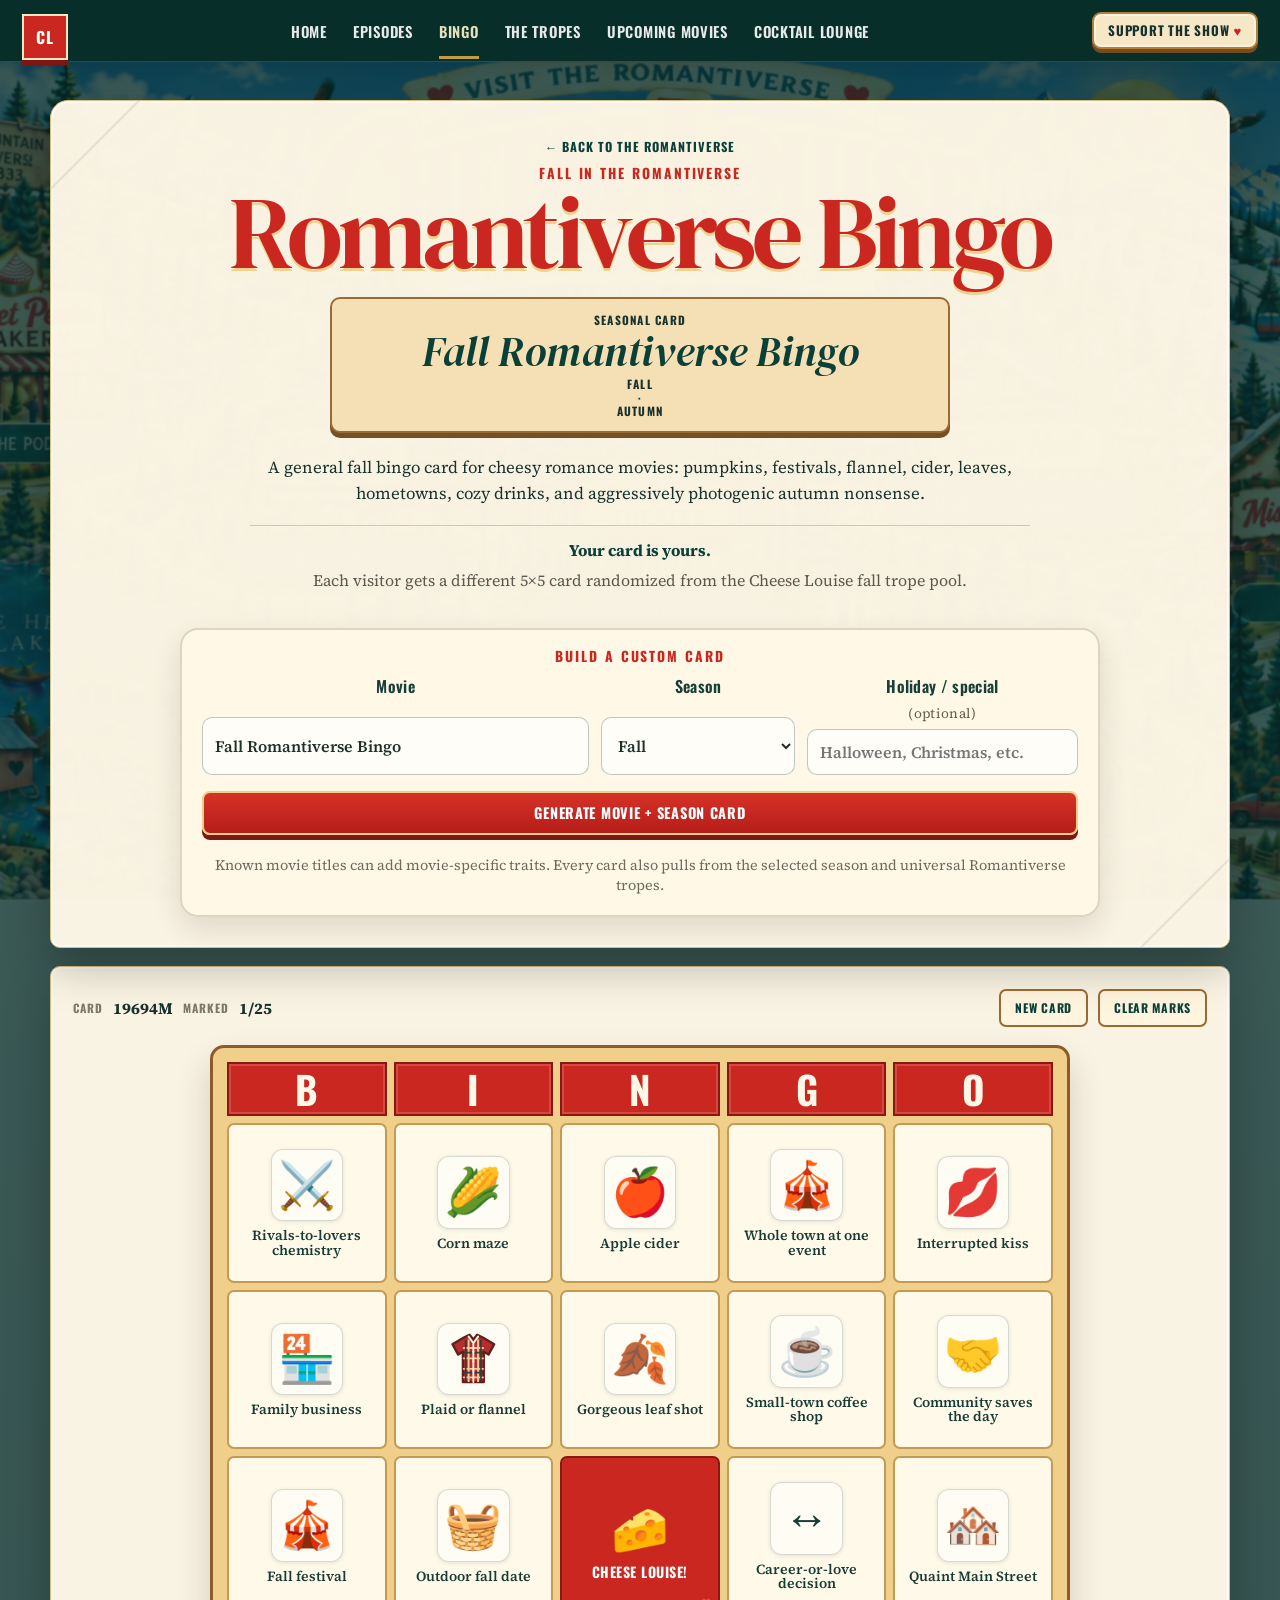
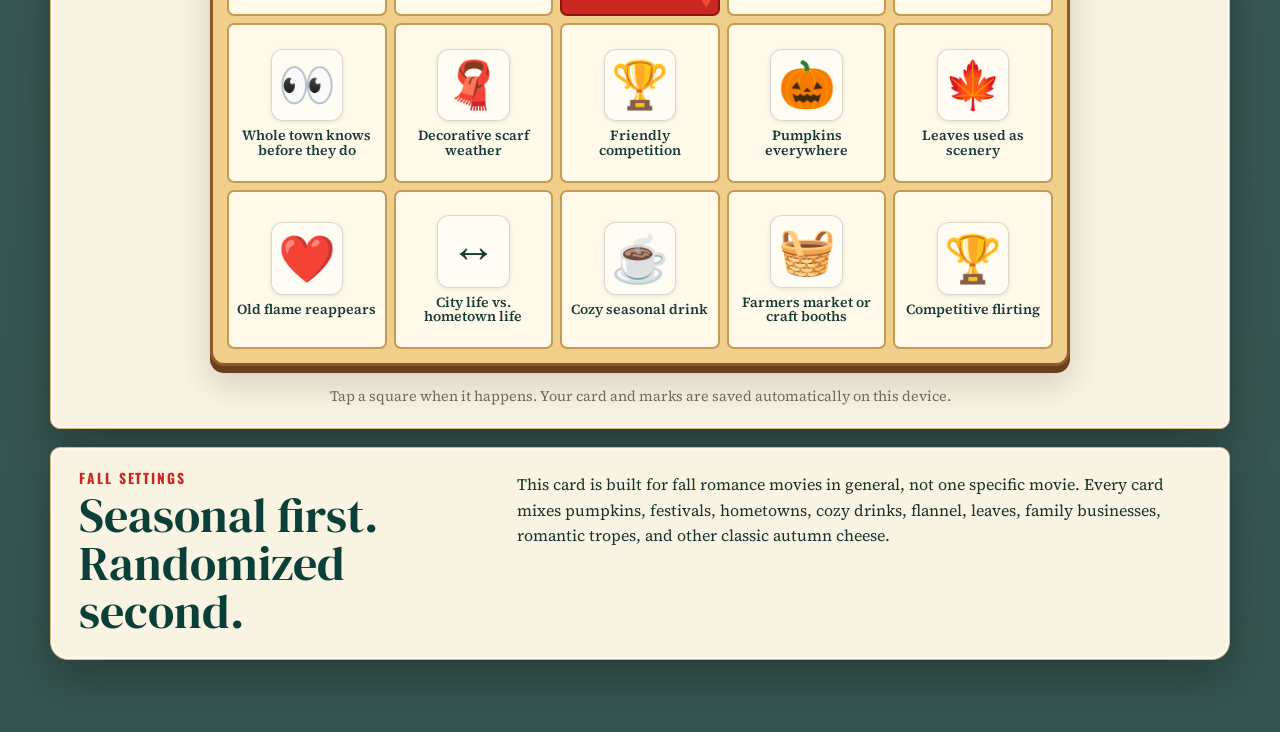
<file: bingo.html>
<!doctype html>
<html lang="en">
<head>
  <meta charset="utf-8" />
  <meta name="viewport" content="width=device-width, initial-scale=1" />
  <meta http-equiv="Cache-Control" content="no-cache, no-store, must-revalidate" />
  <meta http-equiv="Pragma" content="no-cache" />
  <meta http-equiv="Expires" content="0" />
  <meta name="theme-color" content="#0b4038" />
  <meta name="description" content="Play a randomized Cheese Louise Fall Romantiverse Bingo card." />
  <title>Fall Romantiverse Bingo — Cheese Louise</title>
  <link rel="preconnect" href="https://fonts.googleapis.com" />
  <link rel="preconnect" href="https://fonts.gstatic.com" crossorigin />
  <link href="https://fonts.googleapis.com/css2?family=DM+Serif+Display:ital@0;1&family=Oswald:wght@400;500;600;700&family=Source+Serif+4:opsz,wght@8..60,400;8..60,600;8..60,700&display=swap" rel="stylesheet" />
  <link rel="stylesheet" href="styles.css" />
  <link rel="stylesheet" href="bingo.css?v=20261013a" />
</head>
<body class="bingo-page">
  <header class="site-header bingo-header">
    <a class="brand-mark" href="index.html" aria-label="Cheese Louise home">CL</a>
    <nav class="main-nav bingo-nav" aria-label="Main navigation">
      <a href="index.html">Home</a>
      <a href="index.html#episodes">Episodes</a>
      <a class="active" href="bingo.html">Bingo</a>
      <a href="index.html#tropes">The Tropes</a>
      <a href="index.html#movies">Upcoming Movies</a>
      <a href="index.html#cocktails">Cocktail Lounge</a>
    </nav>
    <a class="support-button" href="index.html#support">Support the Show <span aria-hidden="true">♥</span></a>
  </header>

  <main class="bingo-shell">
    <section class="bingo-intro">
      <a class="back-to-town" href="index.html">← Back to the Romantiverse</a>
      <p class="bingo-kicker" data-week-label>Fall in the Romantiverse</p>
      <h1>Romantiverse Bingo</h1>
      <div class="movie-plaque">
        <span>Seasonal Card</span>
        <strong data-movie-title>Fall Romantiverse Bingo</strong>
        <small><span data-season>Fall</span> · <span data-holiday>Autumn</span></small>
      </div>
      <p class="bingo-description" data-description>A general fall bingo card for cheesy romance movies: pumpkins, festivals, flannel, cider, leaves, hometowns, cozy drinks, and aggressively photogenic autumn nonsense.</p>
      <div class="bingo-explainer">
        <strong>Your card is yours.</strong>
        <span>Each visitor gets a different 5×5 card randomized from the Cheese Louise fall trope pool.</span>
      </div>
      <div class="bingo-generator card">
        <p class="bingo-kicker">Build a custom card</p>
        <div class="bingo-generator-grid">
          <label>Movie
            <input type="text" data-generator-movie value="Fall Romantiverse Bingo" placeholder="Love, Fall & Order" />
          </label>
          <label>Season
            <select data-generator-season>
              <option>Fall</option>
              <option>Winter</option>
              <option>Spring</option>
              <option>Summer</option>
            </select>
          </label>
          <label>Holiday / special <span>(optional)</span>
            <input type="text" data-generator-holiday placeholder="Halloween, Christmas, etc." />
          </label>
        </div>
        <button class="button button-primary" type="button" data-generate-movie-season>Generate Movie + Season Card</button>
        <p class="tap-note">Known movie titles can add movie-specific traits. Every card also pulls from the selected season and universal Romantiverse tropes.</p>
      </div>
    </section>

    <section class="bingo-game" aria-label="Romantiverse Bingo game">
      <div class="bingo-toolbar">
        <div class="bingo-status">
          <span class="status-label">Card</span>
          <strong data-card-code>—</strong>
          <span class="status-label">Marked</span>
          <strong><span data-marked-count>1</span>/25</strong>
        </div>
        <div class="bingo-actions">
          <button class="secondary" type="button" data-new-card>New Card</button>
          <button class="secondary" type="button" data-clear-marks>Clear Marks</button>
        </div>
      </div>

      <div class="bingo-board-wrap">
        <div class="bingo-title-row" aria-hidden="true">
          <span>B</span><span>I</span><span>N</span><span>G</span><span>O</span>
        </div>
        <div class="bingo-board" data-board></div>
      </div>

      <p class="tap-note">Tap a square when it happens. Your card and marks are saved automatically on this device.</p>
    </section>

    <section class="pool-note">
      <div>
        <p class="bingo-kicker">Fall settings</p>
        <h2>Seasonal first. Randomized second.</h2>
      </div>
      <p>This card is built for fall romance movies in general, not one specific movie. Every card mixes pumpkins, festivals, hometowns, cozy drinks, flannel, leaves, family businesses, romantic tropes, and other classic autumn cheese.</p>
    </section>
  </main>

  <div class="bingo-win" data-win hidden>
    <div class="bingo-win-card" role="dialog" aria-modal="true" aria-labelledby="win-title">
      <p>♥ ♥ ♥</p>
      <h2 id="win-title">CHEESE LOUISE!</h2>
      <span>You hit Romantiverse Bingo.</span>
      <button class="button button-primary" type="button" data-close-win>Keep Playing</button>
    </div>
  </div>

  <script src="bingo-week.js?v=fall-romantiverse-20261005b"></script>
  <script src="bingo-published-config.js?v=20261011b"></script>
  <script src="bingo-live-v2.js?v=3"></script>
  <script src="bingo-public-generator.js?v=20261008a"></script>
</body>
</html>
</file>
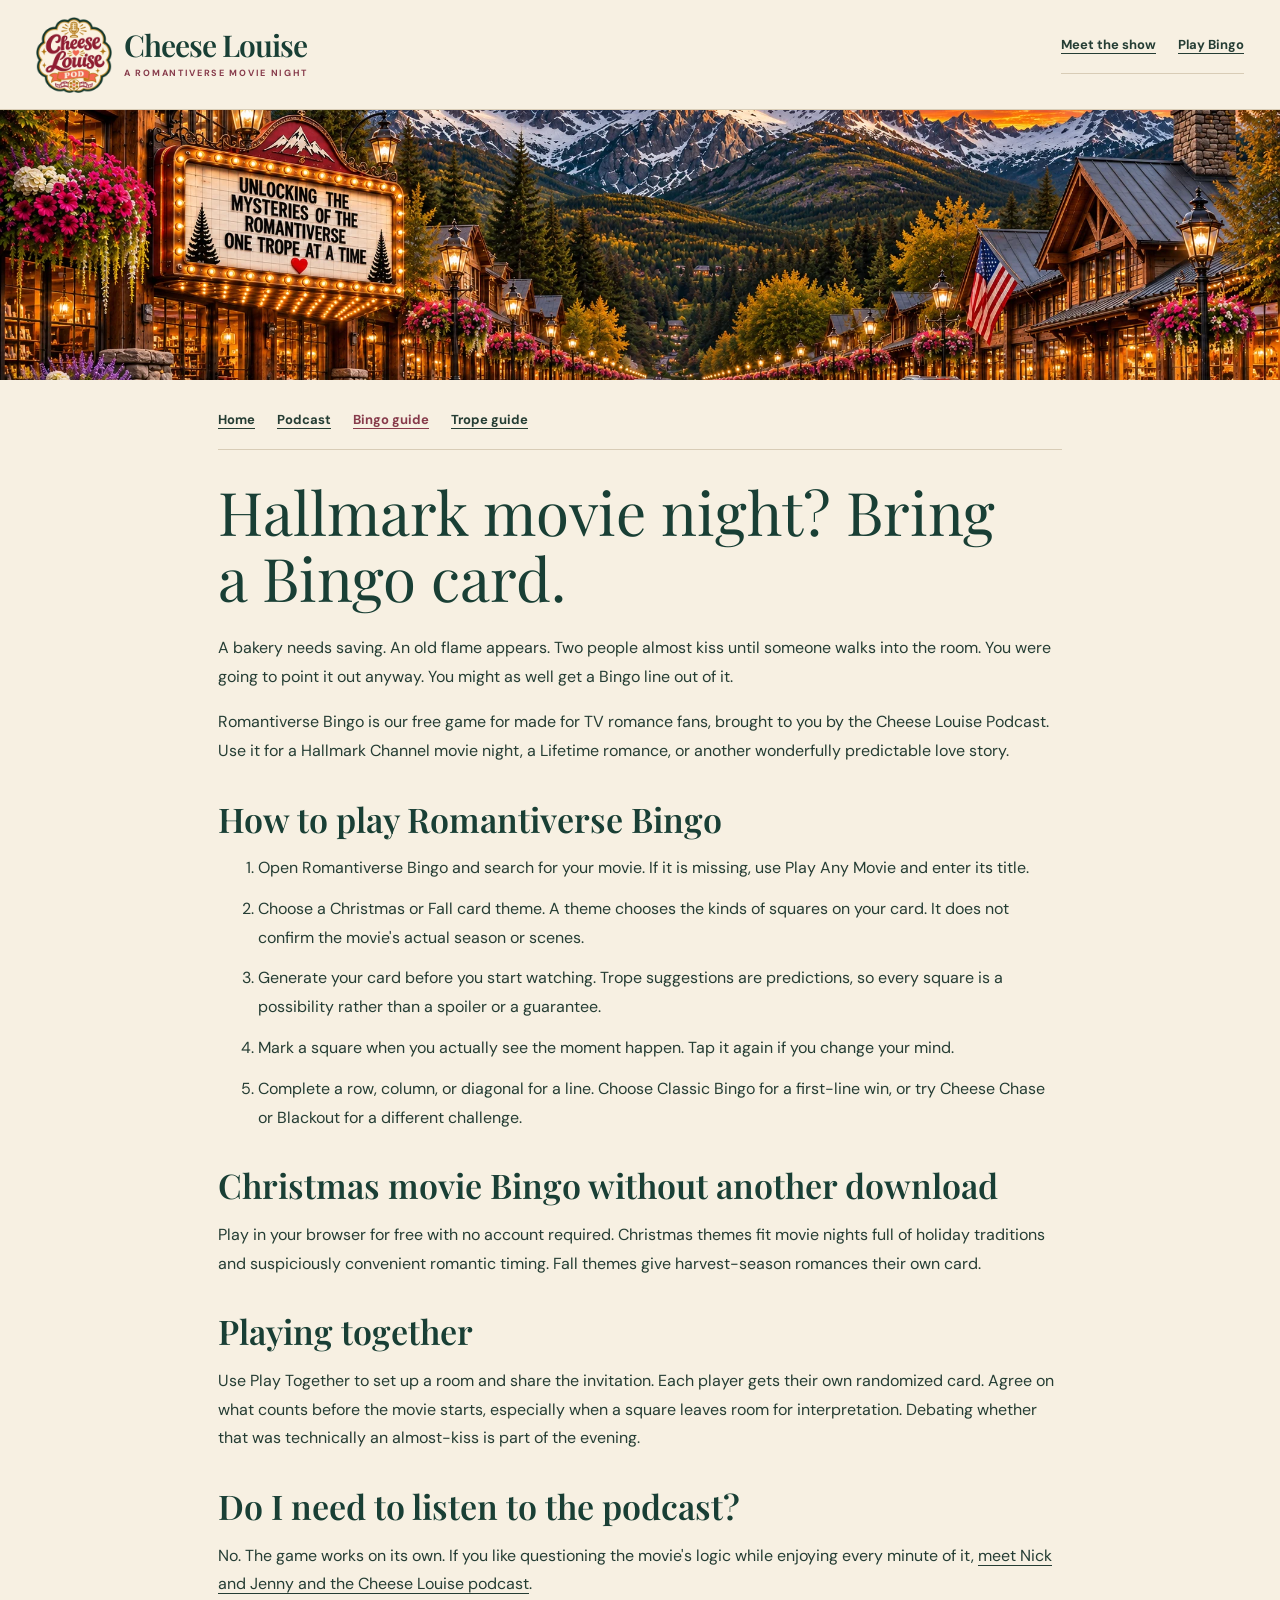
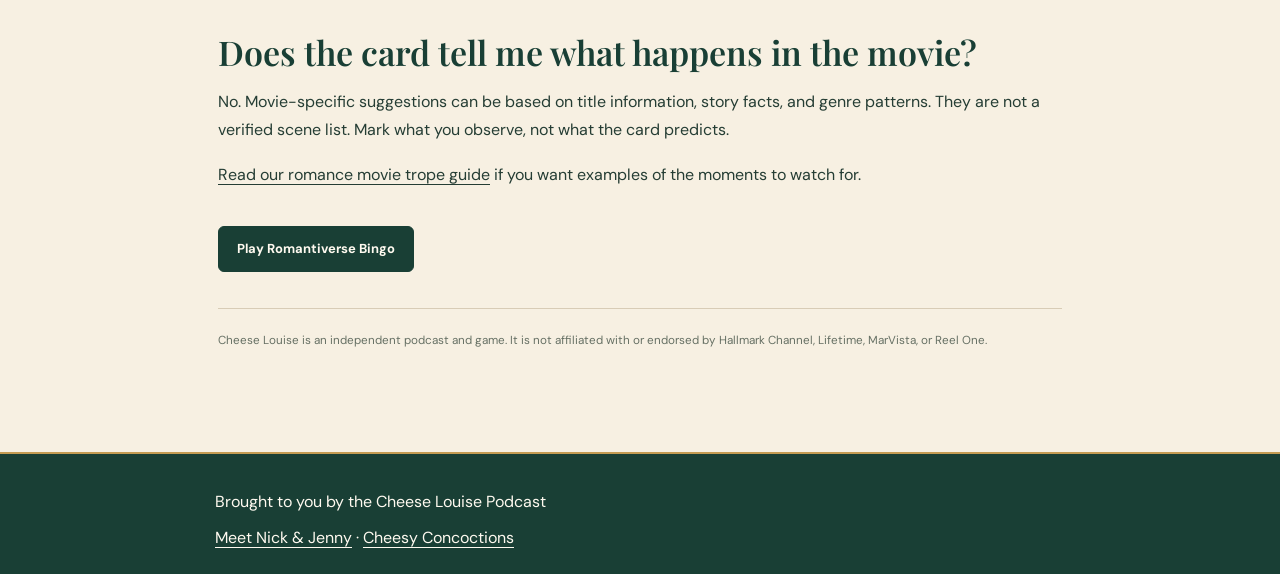
<file: hallmark-movie-bingo.html>
<!doctype html>
<html lang="en"><head><meta charset="utf-8"><meta name="viewport" content="width=device-width,initial-scale=1"><title>Romantiverse Bingo for Hallmark Movie Nights | Cheese Louise</title><meta name="description" content="Play free romance movie Bingo for Hallmark-style Christmas and fall movie nights. Learn how to choose a movie, mark tropes, and play with friends."><link rel="canonical" href="https://cheeselouisepod.com/hallmark-movie-bingo.html"><meta property="og:type" content="website"><meta property="og:title" content="Romantiverse Bingo for Hallmark Movie Nights | Cheese Louise"><meta property="og:description" content="Play free romance movie Bingo for Hallmark-style Christmas and fall movie nights. Learn how to choose a movie, mark tropes, and play with friends."><meta property="og:url" content="https://cheeselouisepod.com/hallmark-movie-bingo.html"><meta property="og:image" content="https://cheeselouisepod.com/assets/mountain-town.webp"><meta name="twitter:card" content="summary_large_image"><link rel="icon" href="assets/cheese-heart.svg" type="image/svg+xml"><link rel="stylesheet" href="homepage.css?v=20261031"><link rel="stylesheet" href="guide.css?v=20261031"><link href="https://fonts.googleapis.com/css2?family=DM+Sans:wght@400;500;600;700;800&family=Playfair+Display:ital,wght@0,500;0,600;0,700;1,500;1,600&display=swap" rel="stylesheet"><script type="application/ld+json">{"@context":"https://schema.org","@type":"WebPage","@id":"https://cheeselouisepod.com/hallmark-movie-bingo.html#webpage","url":"https://cheeselouisepod.com/hallmark-movie-bingo.html","name":"Romantiverse Bingo for Hallmark Movie Nights | Cheese Louise","description":"Play free romance movie Bingo for Hallmark-style Christmas and fall movie nights. Learn how to choose a movie, mark tropes, and play with friends.","inLanguage":"en-US","isPartOf":{"@id":"https://cheeselouisepod.com/#website"}}</script><link rel="stylesheet" href="cozy-vintage.css?v=20261107">
<script defer src="/website-tracker.js?v=1"></script></head><body><a class="skip-link" href="#guide">Skip to content</a><header class="site-header"><a class="brand" aria-label="Cheese Louise" href="index.html"><img class="brand-emblem" src="assets/cheese-louise-emblem.webp" width="76" height="76" alt=""><span class="brand-copy">Cheese Louise<small>A Romantiverse movie night</small></span></a><nav aria-label="Site navigation" class="guide-nav"><a href="index.html#podcast">Meet the show</a><a href="https://bingo.cheeselouisepod.com/">Play Bingo</a></nav></header><div class="guide-banner"><img src="assets/mountain-town.webp" width="2125" height="740" alt="The warmly lit Cheese Louise mountain town beneath a snowy ridgeline." fetchpriority="high"></div><main id="guide" class="guide"><nav class="guide-nav" aria-label="Guide navigation"><a href="index.html">Home</a><a href="romance-movie-podcast.html">Podcast</a><a href="hallmark-movie-bingo.html" aria-current="page">Bingo guide</a><a href="romance-movie-tropes.html">Trope guide</a></nav><h1>Hallmark movie night? Bring a Bingo card.</h1><p>A bakery needs saving. An old flame appears. Two people almost kiss until someone walks into the room. You were going to point it out anyway. You might as well get a Bingo line out of it.</p><p>Romantiverse Bingo is our free game for made for TV romance fans, brought to you by the Cheese Louise Podcast. Use it for a Hallmark Channel movie night, a Lifetime romance, or another wonderfully predictable love story.</p><h2>How to play Romantiverse Bingo</h2><ol><li>Open Romantiverse Bingo and search for your movie. If it is missing, use Play Any Movie and enter its title.</li><li>Choose a Christmas or Fall card theme. A theme chooses the kinds of squares on your card. It does not confirm the movie's actual season or scenes.</li><li>Generate your card before you start watching. Trope suggestions are predictions, so every square is a possibility rather than a spoiler or a guarantee.</li><li>Mark a square when you actually see the moment happen. Tap it again if you change your mind.</li><li>Complete a row, column, or diagonal for a line. Choose Classic Bingo for a first-line win, or try Cheese Chase or Blackout for a different challenge.</li></ol><h2>Christmas movie Bingo without another download</h2><p>Play in your browser for free with no account required. Christmas themes fit movie nights full of holiday traditions and suspiciously convenient romantic timing. Fall themes give harvest-season romances their own card.</p><h2>Playing together</h2><p>Use Play Together to set up a room and share the invitation. Each player gets their own randomized card. Agree on what counts before the movie starts, especially when a square leaves room for interpretation. Debating whether that was technically an almost-kiss is part of the evening.</p><h2>Do I need to listen to the podcast?</h2><p>No. The game works on its own. If you like questioning the movie's logic while enjoying every minute of it, <a href="romance-movie-podcast.html">meet Nick and Jenny and the Cheese Louise podcast</a>.</p><h2>Does the card tell me what happens in the movie?</h2><p>No. Movie-specific suggestions can be based on title information, story facts, and genre patterns. They are not a verified scene list. Mark what you observe, not what the card predicts.</p><p><a href="romance-movie-tropes.html">Read our romance movie trope guide</a> if you want examples of the moments to watch for.</p><a class="button" href="https://bingo.cheeselouisepod.com/">Play Romantiverse Bingo</a><p class="disclaimer"><small>Cheese Louise is an independent podcast and game. It is not affiliated with or endorsed by Hallmark Channel, Lifetime, MarVista, or Reel One.</small></p></main><footer><div class="guide-footer"><p>Brought to you by the Cheese Louise Podcast</p><p><a href="index.html#about">Meet Nick &amp; Jenny</a> · <a href="index.html#cocktails">Cheesy Concoctions</a></p></div></footer></body></html>
</file>
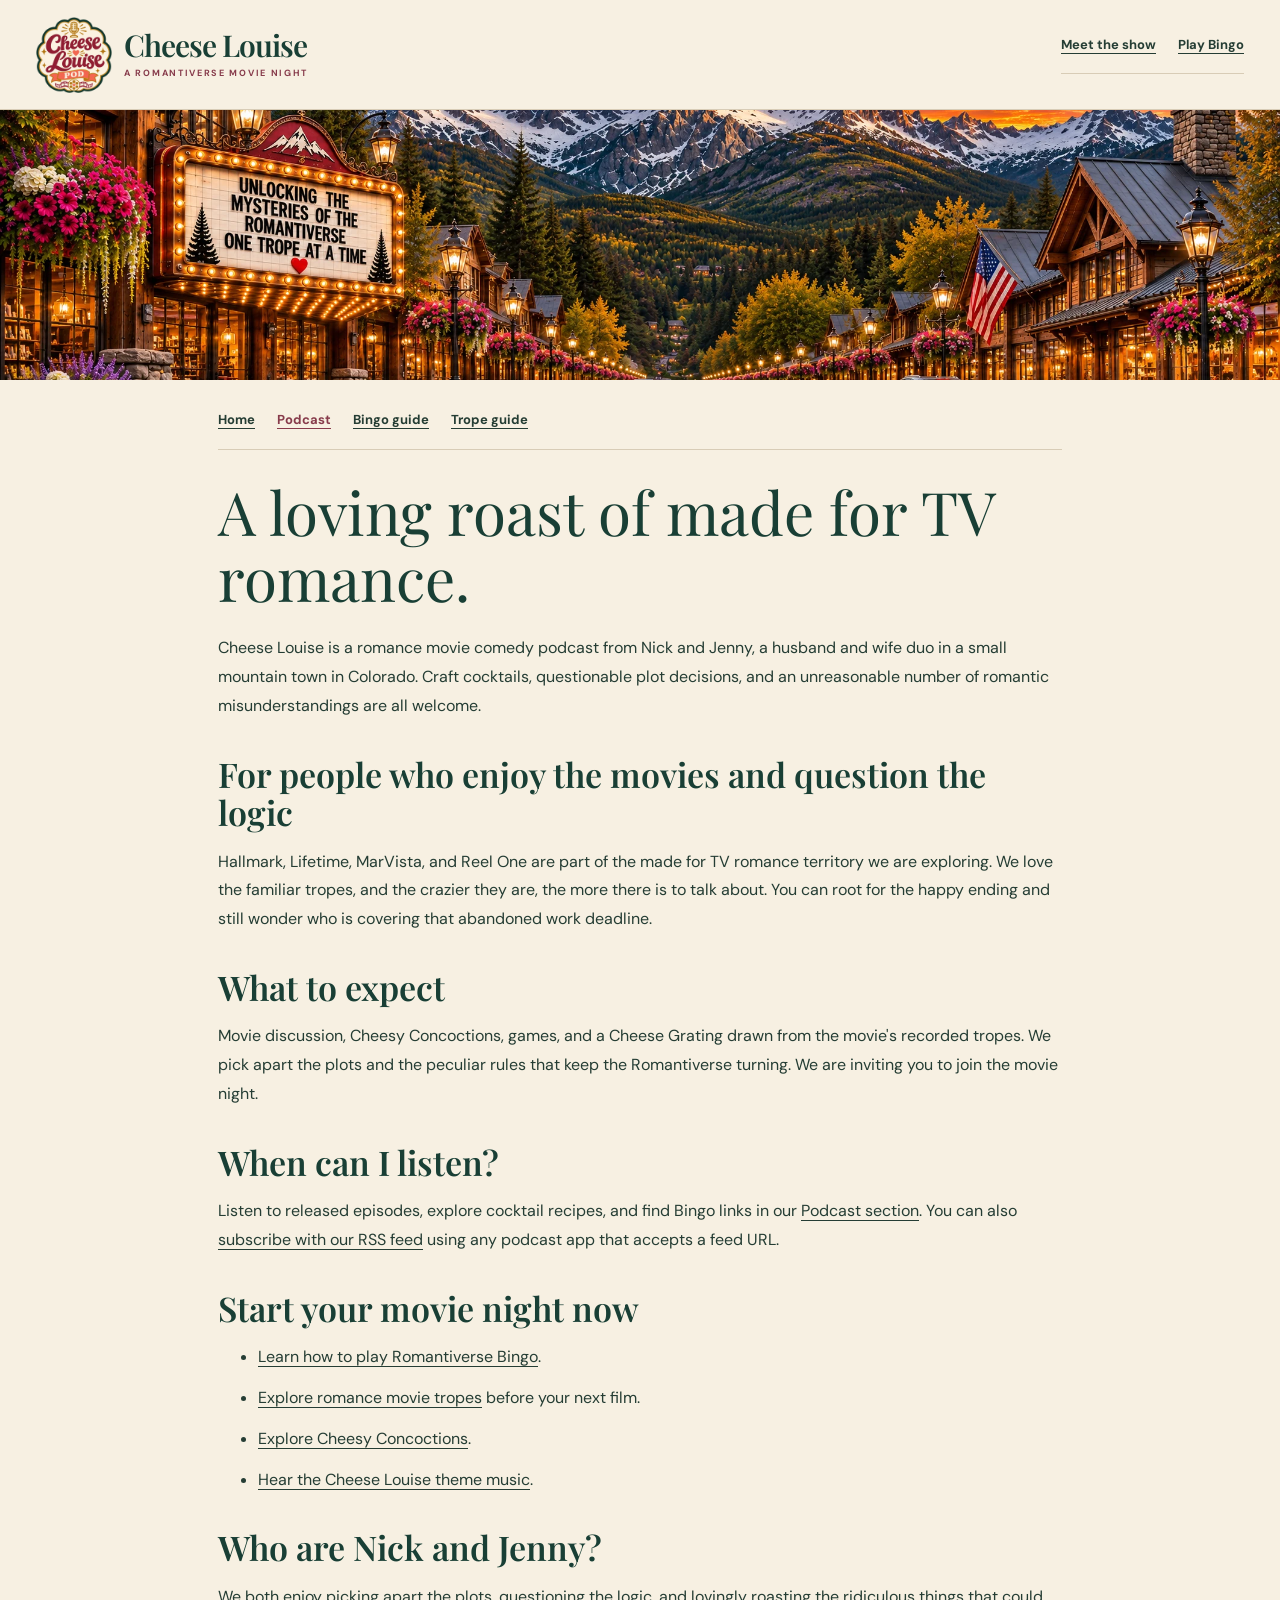
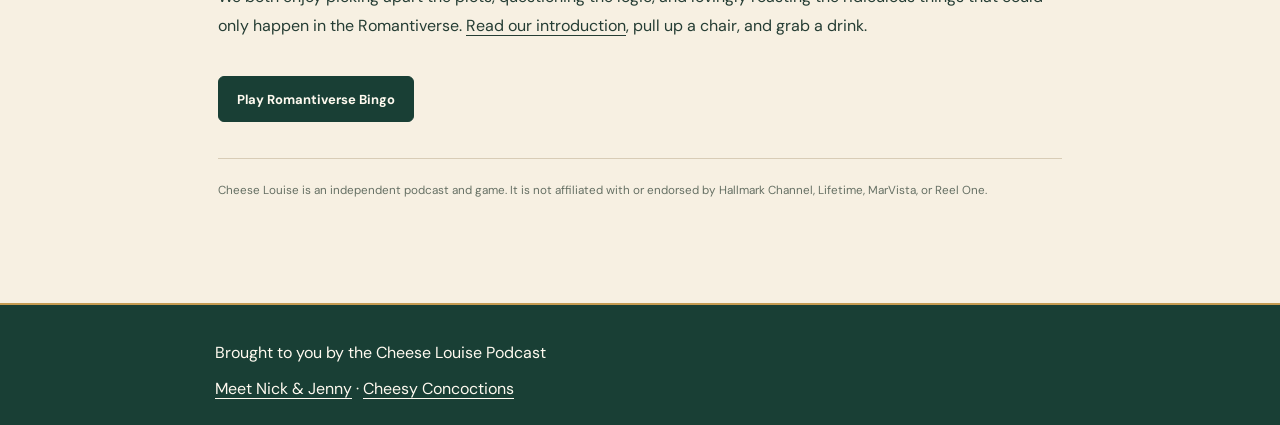
<file: romance-movie-podcast.html>
<!doctype html>
<html lang="en"><head><meta charset="utf-8"><meta name="viewport" content="width=device-width,initial-scale=1"><title>Cheese Louise | A Romance Movie Comedy Podcast</title><meta name="description" content="Meet Nick and Jenny, the husband and wife duo behind Cheese Louise: craft cocktails, loving roasts of Hallmark-style romance movies, tropes, and free Bingo."><link rel="canonical" href="https://cheeselouisepod.com/romance-movie-podcast.html"><link rel="alternate" type="application/rss+xml" title="Cheese Louise Podcast RSS Feed" href="https://feeds.buzzsprout.com/2561358.rss"><meta property="og:type" content="website"><meta property="og:title" content="Cheese Louise | A Romance Movie Comedy Podcast"><meta property="og:description" content="Meet Nick and Jenny, the husband and wife duo behind Cheese Louise: craft cocktails, loving roasts of Hallmark-style romance movies, tropes, and free Bingo."><meta property="og:url" content="https://cheeselouisepod.com/romance-movie-podcast.html"><meta property="og:image" content="https://cheeselouisepod.com/assets/mountain-town.webp"><meta name="twitter:card" content="summary_large_image"><link rel="icon" href="assets/cheese-heart.svg" type="image/svg+xml"><link rel="stylesheet" href="homepage.css?v=20261031"><link rel="stylesheet" href="guide.css?v=20261031"><link href="https://fonts.googleapis.com/css2?family=DM+Sans:wght@400;500;600;700;800&family=Playfair+Display:ital,wght@0,500;0,600;0,700;1,500;1,600&display=swap" rel="stylesheet"><script type="application/ld+json">{"@context":"https://schema.org","@type":"WebPage","@id":"https://cheeselouisepod.com/romance-movie-podcast.html#webpage","url":"https://cheeselouisepod.com/romance-movie-podcast.html","name":"Cheese Louise | A Romance Movie Comedy Podcast","description":"Meet Nick and Jenny, the husband and wife duo behind Cheese Louise: craft cocktails, loving roasts of Hallmark-style romance movies, tropes, and free Bingo.","inLanguage":"en-US","isPartOf":{"@id":"https://cheeselouisepod.com/#website"}}</script><link rel="stylesheet" href="cozy-vintage.css?v=20261107">
<script defer src="/website-tracker.js?v=1"></script></head><body><a class="skip-link" href="#guide">Skip to content</a><header class="site-header"><a class="brand" aria-label="Cheese Louise" href="index.html"><img class="brand-emblem" src="assets/cheese-louise-emblem.webp" width="76" height="76" alt=""><span class="brand-copy">Cheese Louise<small>A Romantiverse movie night</small></span></a><nav aria-label="Site navigation" class="guide-nav"><a href="index.html#podcast">Meet the show</a><a href="https://bingo.cheeselouisepod.com/">Play Bingo</a></nav></header><div class="guide-banner"><img src="assets/mountain-town.webp" width="2125" height="740" alt="The warmly lit Cheese Louise mountain town beneath a snowy ridgeline." fetchpriority="high"></div><main id="guide" class="guide"><nav class="guide-nav" aria-label="Guide navigation"><a href="index.html">Home</a><a href="romance-movie-podcast.html" aria-current="page">Podcast</a><a href="hallmark-movie-bingo.html">Bingo guide</a><a href="romance-movie-tropes.html">Trope guide</a></nav><h1>A loving roast of made for TV romance.</h1><p>Cheese Louise is a romance movie comedy podcast from Nick and Jenny, a husband and wife duo in a small mountain town in Colorado. Craft cocktails, questionable plot decisions, and an unreasonable number of romantic misunderstandings are all welcome.</p><h2>For people who enjoy the movies and question the logic</h2><p>Hallmark, Lifetime, MarVista, and Reel One are part of the made for TV romance territory we are exploring. We love the familiar tropes, and the crazier they are, the more there is to talk about. You can root for the happy ending and still wonder who is covering that abandoned work deadline.</p><h2>What to expect</h2><p>Movie discussion, Cheesy Concoctions, games, and a Cheese Grating drawn from the movie's recorded tropes. We pick apart the plots and the peculiar rules that keep the Romantiverse turning. We are inviting you to join the movie night.</p><h2>When can I listen?</h2><p>Listen to released episodes, explore cocktail recipes, and find Bingo links in our <a href="index.html#episodes">Podcast section</a>. You can also <a href="https://feeds.buzzsprout.com/2561358.rss" type="application/rss+xml">subscribe with our RSS feed</a> using any podcast app that accepts a feed URL.</p><h2>Start your movie night now</h2><ul><li><a href="hallmark-movie-bingo.html">Learn how to play Romantiverse Bingo</a>.</li><li><a href="romance-movie-tropes.html">Explore romance movie tropes</a> before your next film.</li><li><a href="index.html#cocktails">Explore Cheesy Concoctions</a>.</li><li><a href="index.html#music">Hear the Cheese Louise theme music</a>.</li></ul><h2>Who are Nick and Jenny?</h2><p>We both enjoy picking apart the plots, questioning the logic, and lovingly roasting the ridiculous things that could only happen in the Romantiverse. <a href="index.html#about">Read our introduction</a>, pull up a chair, and grab a drink.</p><a class="button" href="https://bingo.cheeselouisepod.com/">Play Romantiverse Bingo</a><p class="disclaimer"><small>Cheese Louise is an independent podcast and game. It is not affiliated with or endorsed by Hallmark Channel, Lifetime, MarVista, or Reel One.</small></p></main><footer><div class="guide-footer"><p>Brought to you by the Cheese Louise Podcast</p><p><a href="index.html#about">Meet Nick &amp; Jenny</a> · <a href="index.html#cocktails">Cheesy Concoctions</a></p></div></footer></body></html>
</file>
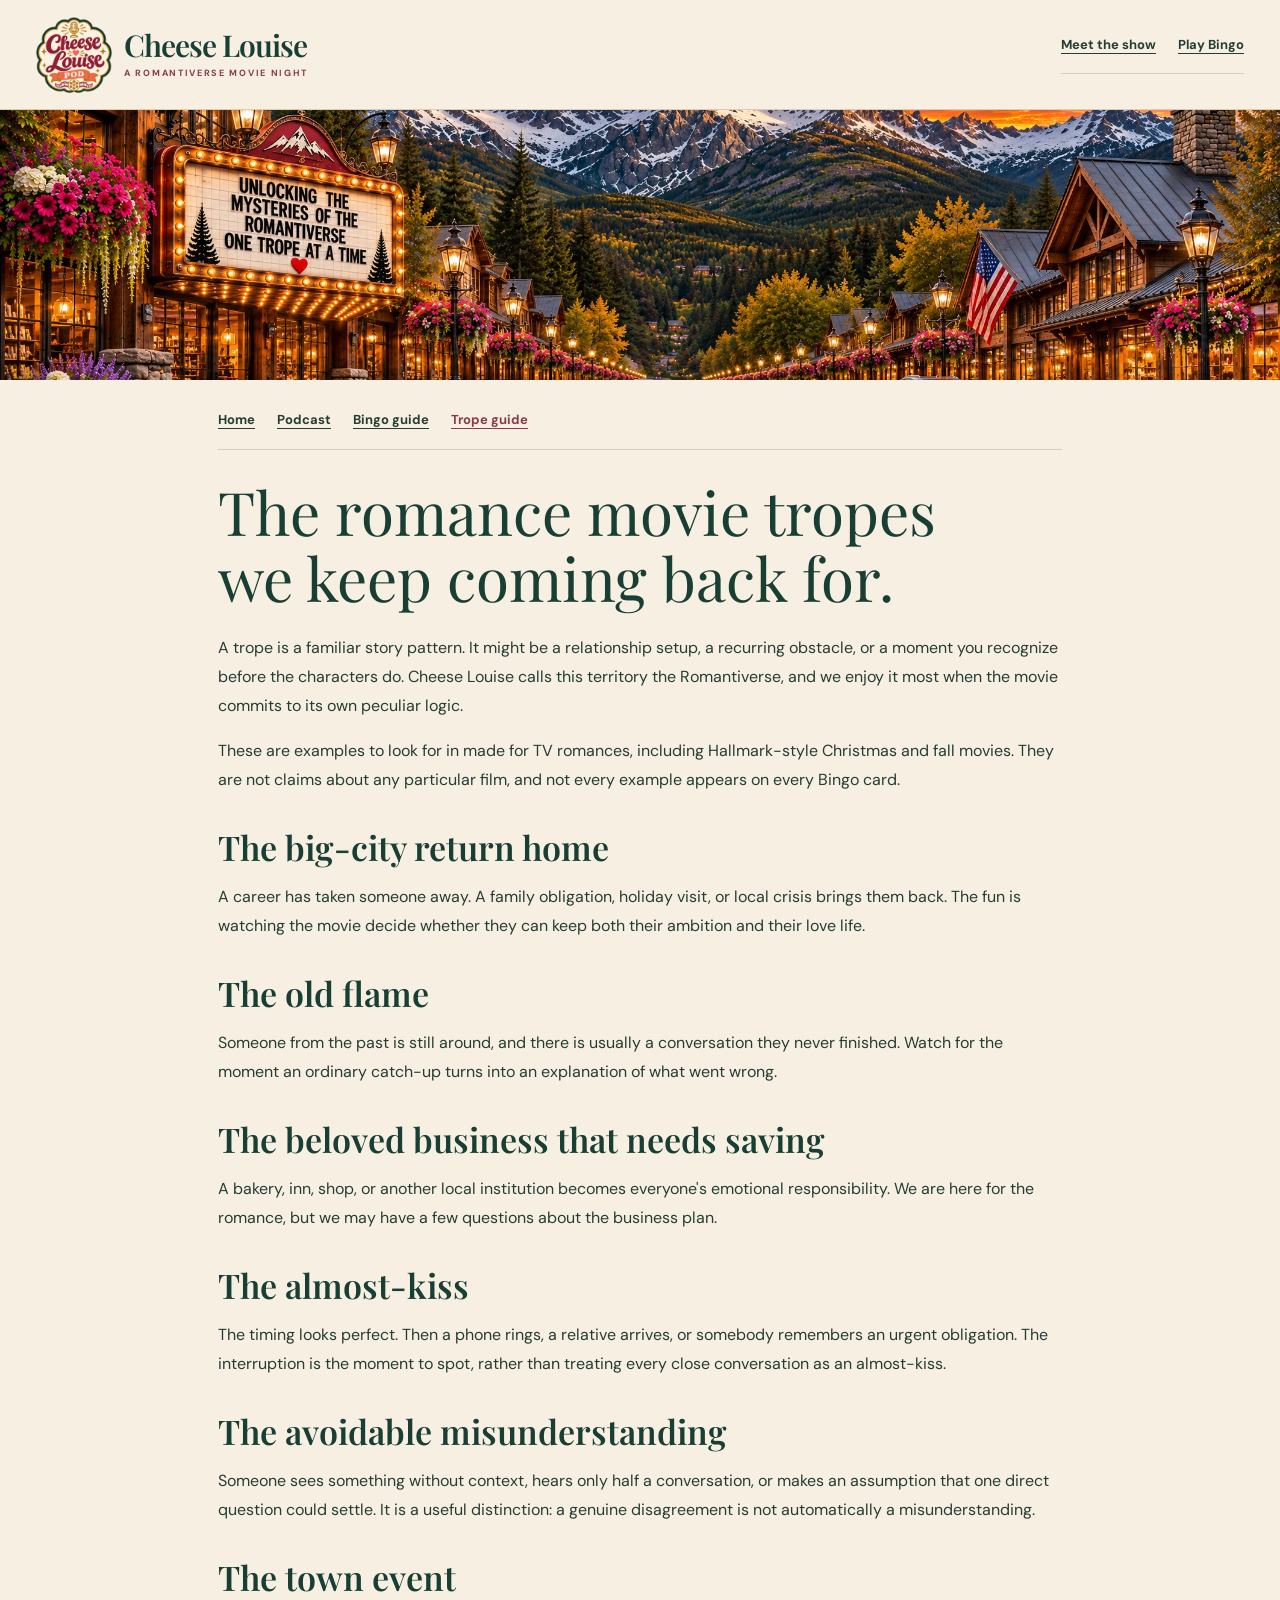
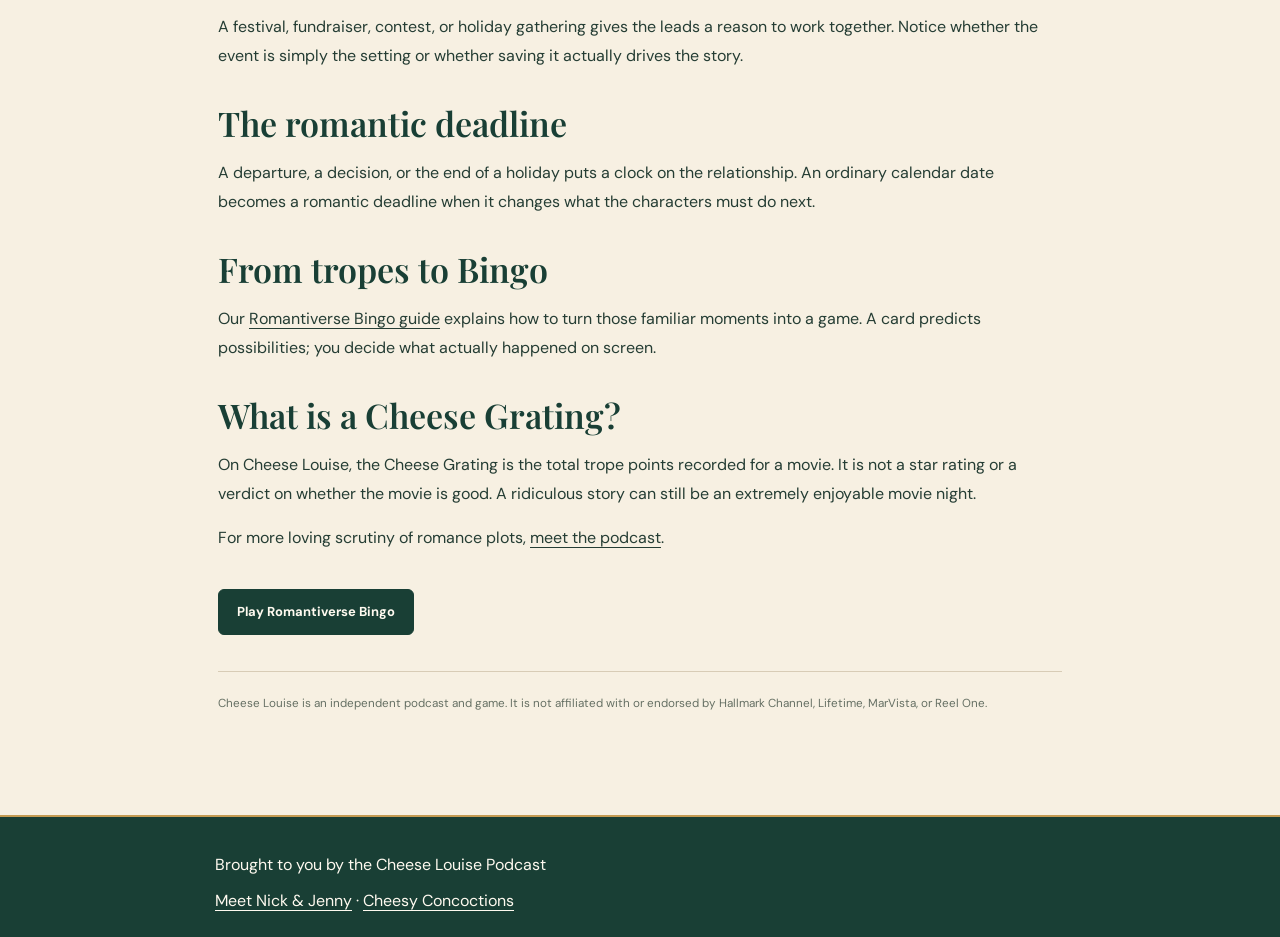
<file: romance-movie-tropes.html>
<!doctype html>
<html lang="en"><head><meta charset="utf-8"><meta name="viewport" content="width=device-width,initial-scale=1"><title>Romance Movie Tropes: A Movie Night Guide | Cheese Louise</title><meta name="description" content="Meet the small-town returns, almost-kisses, old flames, and romantic misunderstandings behind Hallmark-style movie Bingo and the Cheese Louise podcast."><link rel="canonical" href="https://cheeselouisepod.com/romance-movie-tropes.html"><meta property="og:type" content="website"><meta property="og:title" content="Romance Movie Tropes: A Movie Night Guide | Cheese Louise"><meta property="og:description" content="Meet the small-town returns, almost-kisses, old flames, and romantic misunderstandings behind Hallmark-style movie Bingo and the Cheese Louise podcast."><meta property="og:url" content="https://cheeselouisepod.com/romance-movie-tropes.html"><meta property="og:image" content="https://cheeselouisepod.com/assets/mountain-town.webp"><meta name="twitter:card" content="summary_large_image"><link rel="icon" href="assets/cheese-heart.svg" type="image/svg+xml"><link rel="stylesheet" href="homepage.css?v=20261031"><link rel="stylesheet" href="guide.css?v=20261031"><link href="https://fonts.googleapis.com/css2?family=DM+Sans:wght@400;500;600;700;800&family=Playfair+Display:ital,wght@0,500;0,600;0,700;1,500;1,600&display=swap" rel="stylesheet"><script type="application/ld+json">{"@context":"https://schema.org","@type":"WebPage","@id":"https://cheeselouisepod.com/romance-movie-tropes.html#webpage","url":"https://cheeselouisepod.com/romance-movie-tropes.html","name":"Romance Movie Tropes: A Movie Night Guide | Cheese Louise","description":"Meet the small town returns, almost-kisses, old flames, and romantic misunderstandings behind Hallmark-style movie Bingo and the Cheese Louise podcast.","inLanguage":"en-US","isPartOf":{"@id":"https://cheeselouisepod.com/#website"}}</script><link rel="stylesheet" href="cozy-vintage.css?v=20261107">
<script defer src="/website-tracker.js?v=1"></script></head><body><a class="skip-link" href="#guide">Skip to content</a><header class="site-header"><a class="brand" aria-label="Cheese Louise" href="index.html"><img class="brand-emblem" src="assets/cheese-louise-emblem.webp" width="76" height="76" alt=""><span class="brand-copy">Cheese Louise<small>A Romantiverse movie night</small></span></a><nav aria-label="Site navigation" class="guide-nav"><a href="index.html#podcast">Meet the show</a><a href="https://bingo.cheeselouisepod.com/">Play Bingo</a></nav></header><div class="guide-banner"><img src="assets/mountain-town.webp" width="2125" height="740" alt="The warmly lit Cheese Louise mountain town beneath a snowy ridgeline." fetchpriority="high"></div><main id="guide" class="guide"><nav class="guide-nav" aria-label="Guide navigation"><a href="index.html">Home</a><a href="romance-movie-podcast.html">Podcast</a><a href="hallmark-movie-bingo.html">Bingo guide</a><a href="romance-movie-tropes.html" aria-current="page">Trope guide</a></nav><h1>The romance movie tropes we keep coming back for.</h1><p>A trope is a familiar story pattern. It might be a relationship setup, a recurring obstacle, or a moment you recognize before the characters do. Cheese Louise calls this territory the Romantiverse, and we enjoy it most when the movie commits to its own peculiar logic.</p><p>These are examples to look for in made for TV romances, including Hallmark-style Christmas and fall movies. They are not claims about any particular film, and not every example appears on every Bingo card.</p><h2>The big-city return home</h2><p>A career has taken someone away. A family obligation, holiday visit, or local crisis brings them back. The fun is watching the movie decide whether they can keep both their ambition and their love life.</p><h2>The old flame</h2><p>Someone from the past is still around, and there is usually a conversation they never finished. Watch for the moment an ordinary catch-up turns into an explanation of what went wrong.</p><h2>The beloved business that needs saving</h2><p>A bakery, inn, shop, or another local institution becomes everyone's emotional responsibility. We are here for the romance, but we may have a few questions about the business plan.</p><h2>The almost-kiss</h2><p>The timing looks perfect. Then a phone rings, a relative arrives, or somebody remembers an urgent obligation. The interruption is the moment to spot, rather than treating every close conversation as an almost-kiss.</p><h2>The avoidable misunderstanding</h2><p>Someone sees something without context, hears only half a conversation, or makes an assumption that one direct question could settle. It is a useful distinction: a genuine disagreement is not automatically a misunderstanding.</p><h2>The town event</h2><p>A festival, fundraiser, contest, or holiday gathering gives the leads a reason to work together. Notice whether the event is simply the setting or whether saving it actually drives the story.</p><h2>The romantic deadline</h2><p>A departure, a decision, or the end of a holiday puts a clock on the relationship. An ordinary calendar date becomes a romantic deadline when it changes what the characters must do next.</p><h2>From tropes to Bingo</h2><p>Our <a href="hallmark-movie-bingo.html">Romantiverse Bingo guide</a> explains how to turn those familiar moments into a game. A card predicts possibilities; you decide what actually happened on screen.</p><h2>What is a Cheese Grating?</h2><p>On Cheese Louise, the Cheese Grating is the total trope points recorded for a movie. It is not a star rating or a verdict on whether the movie is good. A ridiculous story can still be an extremely enjoyable movie night.</p><p>For more loving scrutiny of romance plots, <a href="romance-movie-podcast.html">meet the podcast</a>.</p><a class="button" href="https://bingo.cheeselouisepod.com/">Play Romantiverse Bingo</a><p class="disclaimer"><small>Cheese Louise is an independent podcast and game. It is not affiliated with or endorsed by Hallmark Channel, Lifetime, MarVista, or Reel One.</small></p></main><footer><div class="guide-footer"><p>Brought to you by the Cheese Louise Podcast</p><p><a href="index.html#about">Meet Nick &amp; Jenny</a> · <a href="index.html#cocktails">Cheesy Concoctions</a></p></div></footer></body></html>
</file>
<file: homepage.css>
:root{--cream:#fff9ee;--ink:#143b46;--teal:#064957;--burgundy:#850e27;--gold:#b78c40;--line:#dfc69c;--muted:#6f675e;--serif:"Source Serif 4",Georgia,serif;--display:"DM Serif Display",Georgia,serif}*{box-sizing:border-box}html{scroll-behavior:smooth;scroll-padding-top:100px}body{margin:0;background:var(--cream);color:var(--ink);font:17px/1.5 var(--serif)}a{color:inherit;text-underline-offset:4px}button,input{font:inherit}button,a,input,summary{-webkit-tap-highlight-color:transparent}button,a,summary{touch-action:manipulation}button{cursor:pointer}a:focus-visible,button:focus-visible,input:focus-visible,summary:focus-visible{outline:3px solid var(--gold);outline-offset:5px}img{max-width:100%;display:block}h1,h2,h3,p{margin:0}h2,h3{font-family:var(--display);font-weight:400;color:var(--burgundy);line-height:1.13}h2{font-size:clamp(29px,3vw,43px)}h3{font-size:27px}p+p{margin-top:12px}.visually-hidden,.skip-link:not(:focus){position:absolute;width:1px;height:1px;overflow:hidden;clip-path:inset(50%);white-space:nowrap}.skip-link:focus{position:fixed;top:10px;left:10px;padding:12px;background:white;z-index:100}.site-header{min-height:100px;padding:14px max(30px,calc((100vw - 1340px)/2));display:flex;justify-content:space-between;align-items:center;gap:30px;background:var(--cream);position:relative;z-index:10;border-bottom:1px solid #e8d8bd}.brand{font:clamp(28px,3.5vw,46px)/1 var(--display);color:var(--burgundy);letter-spacing:-2px;text-decoration:none;white-space:nowrap;display:inline-block;position:relative}.brand-peaks{display:block;font-size:23px;text-align:center;line-height:.75;color:var(--gold);letter-spacing:9px;margin-bottom:5px}.main-nav{display:flex;align-items:center;gap:30px}.main-nav a{text-decoration:none;font-weight:600;font-size:16px;padding:10px 0}.main-nav a:hover{color:var(--burgundy)}.menu-button{display:none;border:1px solid var(--line);background:transparent;border-radius:5px;padding:9px 14px}.hero{width:100%;background:#193b40;overflow:hidden}.hero img{width:100%;height:auto;aspect-ratio:2125/740;object-fit:contain}.page-wrap{max-width:1260px;margin:auto;padding:22px 28px 48px}.homepage-features{display:grid;grid-template-columns:repeat(4,minmax(0,1fr));gap:14px}.homepage-tile{border:1px solid var(--line);border-radius:9px;padding:15px 12px 20px;display:flex;flex-direction:column;align-items:center;text-align:center;text-decoration:none;transition:transform .18s,box-shadow .18s;background:#fffbf3}.homepage-tile:hover{transform:translateY(-3px);box-shadow:0 7px 20px #663b1612}.homepage-tile h2{font-size:clamp(22px,2.1vw,29px);margin:9px 0 7px;letter-spacing:-.6px}.homepage-tile p{font-size:16px;line-height:1.35}.text-link{font-weight:700;margin-top:auto;padding-top:16px}.art{display:block;background-image:url("assets/design-artwork.webp");background-repeat:no-repeat;background-size:793px 1983px;width:170px;height:126px;max-width:100%;border-radius:6px}.art-podcast{background-position:-31px -384px}.art-music{background-position:-217px -384px}.art-bingo{background-position:-408px -384px}.art-drink{background-position:-594px -384px}.welcome{display:grid;grid-template-columns:1.25fr 1fr;align-items:center;gap:30px;padding:60px 35px 45px}.ornament{font-size:20px;color:var(--gold);letter-spacing:4px;margin-bottom:10px}.welcome h2{font-size:clamp(44px,5.3vw,72px);letter-spacing:-2px}.welcome p:not(.ornament){max-width:580px;margin-top:16px;font-size:20px}.welcome-actions{display:flex;align-items:center;flex-wrap:wrap;gap:15px;margin-top:24px}.button{display:inline-flex;justify-content:center;align-items:center;gap:16px;min-height:46px;padding:11px 24px;background:var(--teal);color:white;border:1px solid var(--teal);border-radius:6px;text-decoration:none;font-weight:600;font-size:16px;text-align:center}.button:hover{background:#083a44}.button-outline{background:transparent;color:var(--ink);border-color:var(--line)}.button-outline:hover{background:#f2e7d5}.launch-label{padding:12px 18px;background:#f2e7d7;border-radius:6px;color:#674d40;font-size:15px}.welcome-mountains{width:320px;height:230px;justify-self:center;background:url("assets/design-artwork.webp") -448px -640px /793px 1983px no-repeat}.panel{padding:25px;border:1px solid var(--line);border-radius:9px;background:#fffbf5}.movie-section{text-align:center;padding:25px 30px}.section-intro{margin-top:8px;font-size:19px}.movie-toolbar{display:flex;gap:24px;align-items:center;margin:24px 0}.search-wrap{flex:1;display:flex;align-items:center;gap:8px}.search-wrap input{flex:1}.movie-clear-filters{border:1px solid var(--line);border-radius:6px;background:#fff;color:var(--ink);padding:10px 12px;min-height:44px;white-space:nowrap;font-size:15px}.movie-clear-filters:hover{background:#f2e7d5}input[type=search]{min-width:0;width:100%;border:1px solid #9aa9a9;border-radius:7px;padding:13px 16px;background:#fff;color:var(--ink)}.season-filters,.tray-period-buttons{display:flex;gap:7px}.season-filters button,.tray-period-buttons button{border:1px solid var(--line);border-radius:24px;padding:9px 17px;background:transparent;color:var(--ink);min-height:44px;white-space:nowrap;font-size:15px}button[aria-pressed=true]{background:var(--teal);border-color:var(--teal);color:white}.published-poster-list{display:grid;grid-template-columns:repeat(3,minmax(0,1fr));gap:25px;text-align:left}.published-poster-row{min-width:0;display:flex;flex-direction:column;overflow:hidden}.published-poster-row img,.published-poster-fallback{width:100%;aspect-ratio:2/3;object-fit:cover;border-radius:7px;background:#ece5d4}.published-poster-fallback{display:grid;place-items:center;font-size:70px;background:linear-gradient(160deg,#eee1c8,#a6b5a1);color:var(--teal)}.published-poster-row>div{display:flex;flex-direction:column;gap:8px;flex:1;text-align:center;padding-top:13px}.published-poster-row strong{font-size:19px;line-height:1.25}.published-poster-row small{font-size:14px;color:var(--muted)}.published-poster-row a{display:block;background:var(--teal);color:white;padding:10px 12px;border-radius:5px;text-decoration:none;font-weight:600;margin-top:auto}.movie-footer{display:flex;justify-content:center;align-items:center;gap:16px;flex-wrap:wrap;margin-top:22px}.movie-footer p{font-size:14px;color:var(--muted)}.free-note{font-size:15px;margin-top:18px;color:#5d5347}.two-columns{display:grid;grid-template-columns:1fr 1fr;gap:16px;margin-top:28px}.two-columns h2{text-align:center;font-size:clamp(28px,3vw,39px);margin-bottom:20px}.about-content,.cocktail-content{display:grid;grid-template-columns:180px 1fr;gap:20px;align-items:center}.about-content p,.cocktail-content p{font-size:16px;line-height:1.45}.about-art{height:150px;width:180px;background:url("assets/design-artwork.webp") -27px -1508px /793px 1983px no-repeat}.cocktail-art{height:150px;width:180px;border-radius:7px;background:url("assets/design-artwork.webp") -424px -1510px /793px 1983px no-repeat}.cocktail-content h3{margin-bottom:9px}.cocktail-content .button{margin-top:15px;padding:10px 13px}details{margin-top:18px}summary{cursor:pointer;color:var(--teal);font-weight:600;min-height:40px;padding:6px 0}details p{font-size:16px!important;line-height:1.5}details[open] summary{margin-bottom:10px}.community-row{display:grid;grid-template-columns:1.7fr 1fr;gap:16px;margin-top:16px}.tray-heading{display:flex;align-items:flex-start;justify-content:space-between;gap:15px;margin-bottom:20px}.tray h2,.suggestion h2{font-size:31px}.tray-heading p{font-size:15px;margin-top:6px}[data-cheese-tray]{border:1px dashed var(--line);border-radius:5px;padding:24px;text-align:center;min-height:130px;display:grid;align-content:center;font-size:16px}.community-ranks{list-style:none;padding:0;margin:0;text-align:left}.community-ranks li{display:flex;justify-content:space-between;gap:12px;padding:10px 0;border-bottom:1px solid #e5d5b9}.community-ranks span{font-size:14px}.suggestion{text-align:center}.suggestion>p{margin:14px 0 18px;font-size:16px}.suggestion small{display:block;color:var(--muted);font-size:12px;margin-top:10px}.suggestion details{text-align:left}.suggestion ul{max-height:280px;overflow:auto;padding-left:22px}.music-section{margin-top:20px}.music-section>summary{display:flex;justify-content:space-between;align-items:center}.music-copy{max-width:760px;padding:12px 0}.music-copy p{margin-top:15px}footer{border-top:1px solid var(--line);padding:30px max(30px,calc((100vw - 1204px)/2)) 24px;background:#fcf5e7}.footer-main{display:flex;justify-content:space-between;align-items:center;gap:28px}.footer-main p{font-size:15px;margin-top:10px}.footer-main nav{display:flex;gap:24px}.footer-main nav a{font-size:15px}.footer-main>p{text-align:center}.footer-fine{border-top:1px solid #e4d6bd;margin-top:28px;padding-top:16px;display:flex;flex-direction:column;gap:8px;color:var(--muted);font-size:13px}.footer-fine small{font-size:12px}[hidden]{display:none!important}
@media(min-width:1600px){.hero{max-height:650px}.hero img{max-height:650px;object-fit:cover}}
@media(max-width:1050px){.site-header{padding:16px 25px}.main-nav{gap:18px}.main-nav a{font-size:15px}.brand{font-size:34px}.about-content,.cocktail-content{grid-template-columns:1fr;text-align:center}.about-art,.cocktail-art{justify-self:center}.community-row{grid-template-columns:1.25fr 1fr}.tray-heading{flex-direction:column}.welcome{padding:45px 10px}.welcome-mountains{transform:scale(.9)}}
@media(max-width:760px){html{scroll-padding-top:20px}.site-header{min-height:78px;padding:15px 20px}.brand{font-size:32px}.brand-peaks{font-size:16px}.menu-button{display:block}.main-nav{display:none;position:absolute;top:100%;left:0;right:0;background:var(--cream);border-bottom:1px solid var(--line);padding:15px 25px;box-shadow:0 12px 20px #102e3610}.main-nav.open{display:grid;gap:3px}.main-nav a{padding:11px}.page-wrap{padding:16px 16px 30px}.homepage-features{grid-template-columns:repeat(2,minmax(0,1fr));gap:10px}.homepage-tile{padding:10px 8px 15px}.homepage-tile h2{font-size:23px}.homepage-tile p{font-size:15px}.art{height:115px}.text-link{font-size:15px;padding-top:10px}.welcome{grid-template-columns:1fr;padding:35px 8px 30px;gap:10px}.welcome h2{font-size:48px}.welcome p:not(.ornament){font-size:18px}.welcome-mountains{display:none}.movie-section{padding:20px 15px}.movie-section h2{font-size:33px}.movie-toolbar{flex-direction:column;gap:13px;align-items:stretch}.season-filters{justify-content:center}.published-poster-list{gap:15px;grid-template-columns:repeat(2,minmax(0,1fr))}.published-poster-row strong{font-size:17px}.two-columns,.community-row{grid-template-columns:1fr}.panel{padding:20px}.about-content,.cocktail-content{grid-template-columns:160px 1fr;text-align:left;gap:14px}.about-art,.cocktail-art{width:160px}.two-columns h2{font-size:33px}.tray-heading{flex-direction:row}.footer-main{flex-direction:column;text-align:center;gap:22px}.footer-fine{text-align:center}}
@media(max-width:400px){.homepage-tile h2{font-size:20px}.art{width:150px}.art-podcast{background-position:-40px -384px}.art-music{background-position:-229px -384px}.art-bingo{background-position:-418px -384px}.art-drink{background-position:-605px -384px}.about-content,.cocktail-content{grid-template-columns:1fr;text-align:center}.welcome-actions{align-items:stretch;flex-direction:column}.tray-heading{flex-direction:column}.published-poster-row a{font-size:14px}.published-poster-list{gap:12px}.page-wrap{padding-left:12px;padding-right:12px}}
@media(prefers-reduced-motion:reduce){html{scroll-behavior:auto}*,*::before,*::after{transition:none!important;animation:none!important}}
.music-section{text-align:center;padding:35px}.music-copy{max-width:none}.track-grid{display:grid;grid-template-columns:1fr 1fr;gap:22px;margin-top:25px;text-align:left}.track{padding:22px;border:1px solid var(--line);border-radius:8px}.track h3{font-size:27px}.track p{font-size:15px}.track audio{width:100%;margin-top:20px;display:block}audio{max-width:100%}@media(max-width:650px){.track-grid{grid-template-columns:1fr}.music-section{padding:22px}.track{padding:16px}}
@media(max-width:760px){.text-link{font-size:14px;white-space:normal;overflow-wrap:anywhere}}
#podcast-promo{margin-top:24px}#podcast-promo audio{display:block;width:100%;margin-top:14px}
.footer-main nav{flex-wrap:wrap;justify-content:center;max-width:450px;row-gap:12px}#movie-night-guides+p{margin-top:16px}

.homepage-tile,.homepage-tile .text-link{min-width:0;max-width:100%}.season-filters{flex-wrap:wrap}.track{min-width:0}

.about-panel .about-content{grid-template-columns:1fr;text-align:left}.about-photo{width:100%;max-width:400px;height:auto;justify-self:center;border-radius:8px;margin-bottom:8px}.about-panel .about-content p+p{margin-top:16px}

/* Keep the full-catalog escape hatch visible when a movie search has no matches. */
.movie-empty-action{grid-column:1/-1;margin:4px auto 12px;text-align:center}
.movie-empty-action a{display:inline-block;padding:10px 16px;border:1px solid var(--teal);border-radius:6px;color:var(--teal);font-weight:700;text-decoration:none}
.movie-empty-action a:hover,.movie-empty-action a:focus-visible{background:var(--teal);color:var(--cream)}

.community-submission-tabs{display:flex;justify-content:center;gap:8px;margin:18px 0}
.community-submission-tabs button{min-height:44px;padding:9px 16px;border:1px solid var(--line);border-radius:24px;background:transparent;color:var(--ink);font:inherit;font-size:15px}
.community-submission-tabs button[aria-pressed=true]{background:var(--teal);border-color:var(--teal);color:#fff}
.suggestion [data-submission-panel]>h3{font-size:25px;margin:8px 0}
.suggestion [data-submission-panel]>p{margin:8px 0 14px}
.suggestion form{text-align:left;display:grid;gap:7px}
.suggestion form label{font-size:15px;font-weight:700;margin-top:4px}
.suggestion form input:not([type=search]),.suggestion form textarea,.suggestion [data-submission-panel]>input[type=search]{width:100%;min-width:0;border:1px solid #9aa9a9;border-radius:7px;padding:11px 12px;background:#fff;color:var(--ink);font:inherit;font-size:16px}
.suggestion form textarea{resize:vertical}
.suggestion form .button{justify-self:start;margin-top:8px}
.suggestion form [role=status]{min-height:1.5em;font-size:14px;color:var(--muted);text-align:left}
.listener-privacy{font-size:13px!important;color:var(--muted);margin-top:10px!important;text-align:left}
@media(max-width:760px){.community-submission-tabs button{flex:1}.suggestion form .button{width:100%}}
</file>
<file: nojs.css>
/* Keep public navigation available on phones when JavaScript is disabled or fails. */
@media (max-width: 760px) {
  .site-header { flex-wrap: wrap; }
  .menu-button { display: none; }
  .main-nav {
    display: flex;
    position: static;
    flex-wrap: wrap;
    width: 100%;
    gap: 4px 16px;
    padding: 4px 0 0;
    border: 0;
    box-shadow: none;
  }
  .main-nav a { padding: 8px 0; }
}

@media (max-width:760px) {
  body .site-header { flex-wrap:wrap; }
  body .site-header .header-bingo { display:none; }
  body .site-header .main-nav { position:static;flex-wrap:wrap;max-width:100%;padding-inline:0; }
}
</file>
<file: cozy-vintage.css>
/* Shared with the illustrated Romantiverse Bingo palette. */
:root{--cream:#f7f0e2;--paper:#fffaf0;--forest:#193f35;--cranberry:#873b4b;--coral:#e8a18b;--gold:#c49b52;--ink:#253d34;--muted:#667064;--line:#d8ccb6;--teal:var(--forest);--burgundy:var(--cranberry);--serif:'DM Sans',system-ui,sans-serif;--display:'Playfair Display',Georgia,serif}
body{background:var(--cream);font-size:16px;-webkit-font-smoothing:antialiased}
h1,h2,h3{font-family:var(--display);font-weight:600}
.site-header{max-width:1440px;margin:auto;min-height:110px;padding:16px 36px;gap:24px;border-color:var(--line)}
.brand{display:inline-flex;align-items:center;gap:12px;font-size:30px;font-weight:600;letter-spacing:-1px;color:var(--forest);white-space:normal;text-decoration:none}
.brand-emblem{width:76px;height:76px;object-fit:contain;flex:none}
.brand-copy{display:flex;flex-direction:column;gap:7px}
.brand-copy small{font:700 9px/1.4 var(--serif);letter-spacing:1.7px;text-transform:uppercase;color:var(--cranberry)}
.main-nav{gap:20px;flex-wrap:wrap;justify-content:flex-end}.main-nav a{font-size:13px;font-weight:700;padding:12px 0;color:var(--forest)}
.main-nav a:hover,.guide-nav a:hover{color:var(--cranberry)}
.hero{max-width:1440px;margin:auto;border-block:1px solid var(--line);background:var(--forest)}
.page-wrap{max-width:1280px;padding-top:0}
.routes-intro{text-align:center;padding:38px 16px 26px}.routes-intro .eyebrow,.section-eyebrow{font:800 10px/1.5 var(--serif);letter-spacing:2px;color:var(--cranberry);text-transform:uppercase;margin-bottom:10px}
.routes-intro h2{font-size:clamp(32px,4vw,48px);color:var(--forest)}.routes-intro>p:last-child{color:var(--muted);font-size:15px;margin-top:12px}
.homepage-features{grid-template-columns:repeat(5,minmax(0,1fr));gap:14px}
.homepage-tile{padding:8px 8px 18px;border:1px solid var(--line);border-radius:10px;background:var(--paper);overflow:hidden;gap:0}
.homepage-tile:hover{box-shadow:0 8px 24px #193f3514;transform:translateY(-3px);border-color:var(--gold)}
.route-art{display:block;width:100%;height:auto;aspect-ratio:1;object-fit:cover;border-radius:5px}
.homepage-tile h2{font-size:23px;letter-spacing:-.5px;margin:18px 0 10px;color:var(--forest)}
.homepage-tile p{font:400 13px/1.6 var(--serif);padding:0 5px;color:var(--muted);margin-bottom:14px}
.homepage-tile .text-link{display:inline-block;color:var(--cranberry);font-size:12px;font-weight:800;padding:10px 5px 0;white-space:normal;overflow-wrap:normal}
.welcome{padding:64px 18px;grid-template-columns:1.2fr 1fr;gap:48px}.welcome h2{font-size:clamp(38px,4.5vw,58px);letter-spacing:-1.7px;color:var(--forest)}
.welcome p:not(.ornament){font-size:17px;line-height:1.7}.welcome-mountains{display:none}
.podcast-scene{width:100%;max-width:380px;justify-self:center;border:8px solid var(--paper);outline:1px solid var(--line);border-radius:9px;transform:rotate(2deg)}
.welcome-actions{gap:12px}.launch-label{font-size:13px;background:#eee3d1;color:var(--forest)}
.button,.published-poster-row a{border-radius:6px;background:var(--forest);border:1px solid var(--forest);color:var(--paper);font:700 13px/1.5 var(--serif);min-height:46px;padding:12px 18px;box-shadow:none}
.button:hover,.published-poster-row a:hover{background:#285445;box-shadow:none}
.button-outline{background:transparent;border-color:var(--line);color:var(--forest)}.button-outline:hover{background:#eee3d1}
.panel,.track{background:var(--paper);border-color:var(--line);border-radius:10px}.panel h2{color:var(--forest)}
.movie-section{padding:36px 28px}.section-intro{font-size:15px;line-height:1.7;max-width:800px;margin:14px auto 0}
.published-poster-row{border:1px solid var(--line);border-radius:8px;padding:10px;background:var(--cream)}
.published-poster-row>div{gap:10px}.published-poster-row strong{font-family:var(--display);color:var(--forest);font-size:22px;font-weight:600}
.season-filters button,.tray-period-buttons button{font-size:12px;font-weight:700}button[aria-pressed=true]{background:var(--forest);border-color:var(--forest)}
.two-columns{margin-top:28px;gap:24px}.two-columns h2{font-size:32px}.about-content p,.cocktail-content p{font-size:15px;line-height:1.7}
.cocktail-art{background-image:url('assets/routes/drink.webp');background-size:cover;background-position:center;width:180px;height:auto;aspect-ratio:1;border-radius:8px}
.community-section{padding-top:42px;scroll-margin-top:24px}.community-section>.section-heading{text-align:center;margin-bottom:24px}.community-section>.section-heading h2{font-size:clamp(30px,4vw,42px);color:var(--forest)}.community-section>.section-heading>p:last-child{font-size:15px;color:var(--muted);margin-top:12px}
.community-row{margin-top:0;gap:24px}.tray-heading p,.suggestion>p{line-height:1.7}.tray h2,.suggestion h2{font-size:29px}
.music-section{margin-top:28px;padding:36px}.music-copy>h3{font-size:26px;margin:18px 0}.music-copy>p{font-size:15px;line-height:1.7}.track{text-align:left;background:var(--cream)}.track h3{font-size:24px}
.footer-main{align-items:flex-start}.footer-main nav{flex-wrap:wrap;justify-content:center;max-width:380px;gap:14px 22px}.footer-main nav a{font-size:13px}.footer-main .brand{color:var(--paper)}
footer{margin-top:24px;background:var(--forest);color:var(--paper);border-top:2px solid var(--gold);padding-top:36px}.footer-fine{border-color:#647565;color:#e0dfd1}.footer-main p{line-height:1.7}.footer-fine a{color:inherit}
.guide-banner{max-width:1280px}.guide h1,.guide h2{color:var(--forest)}.guide{line-height:1.8}.guide-nav{font-size:13px;font-weight:700}
@media(max-width:1100px){.site-header{padding:14px 24px;gap:18px}.main-nav{gap:14px}.brand{font-size:27px}.brand-emblem{width:65px;height:65px}.brand-copy small{font-size:8px}.homepage-tile h2{font-size:20px}}
@media(max-width:900px){.site-header{flex-wrap:wrap}.main-nav{width:100%;justify-content:center}.homepage-features{grid-template-columns:repeat(3,minmax(0,1fr))}.welcome{gap:28px}.homepage-tile h2{font-size:24px}}
@media(max-width:760px){.site-header{min-height:88px;flex-wrap:nowrap;padding:12px 18px}.brand{font-size:26px;gap:9px}.brand-emblem{width:59px;height:59px}.brand-copy small{font-size:7px;letter-spacing:1.4px}.menu-button{background:var(--paper);border-radius:6px;color:var(--forest);font-size:13px;font-weight:700;min-height:44px}.main-nav{background:var(--paper);width:100%;padding:14px 20px}.main-nav a{padding:12px;font-size:14px}.routes-intro{padding:30px 0 24px}.routes-intro>p:last-child{font-size:14px}.homepage-features{grid-template-columns:repeat(2,minmax(0,1fr));gap:12px}.homepage-tile{padding:7px 7px 16px}.homepage-tile h2{font-size:23px;margin-top:14px}.homepage-tile p{font-size:12px;padding:0 3px}.homepage-tile .text-link{font-size:12px}.homepage-tile:last-child{grid-column:1/-1;display:grid;grid-template-columns:1fr 1fr;column-gap:18px;padding:8px 16px 8px 8px;align-items:center}.homepage-tile:last-child .route-art{grid-row:1/4}.homepage-tile:last-child h2{margin:10px 0 0}.homepage-tile:last-child p{margin:8px 0}.homepage-tile:last-child .text-link{margin:0;padding:6px 0 10px}.welcome{grid-template-columns:1fr;padding:42px 8px;gap:28px}.welcome h2{font-size:44px}.welcome p:not(.ornament){font-size:16px}.podcast-scene{max-width:280px}.welcome-actions .button{flex:1}.movie-section,.music-section{padding:24px 18px}.two-columns{gap:20px}.community-row{gap:20px}.community-section{padding-top:34px}.footer-main nav{max-width:none}.guide-nav{font-size:13px}}
@media(max-width:359px){.brand{font-size:23px}.brand-emblem{width:50px;height:50px}.brand-copy small{font-size:6px}.site-header{padding-inline:12px;gap:8px}.homepage-tile h2{font-size:20px}.homepage-tile .text-link{font-size:11px}.homepage-features{gap:10px}.homepage-tile:last-child{column-gap:10px}.welcome h2{font-size:38px}}
@media(prefers-reduced-motion:reduce){.homepage-tile:hover{transform:none}.podcast-scene{transform:none}}

.header-bingo{display:none}
.routes-intro #routes-title+p{max-width:40rem;margin:12px auto 0;color:var(--muted)}
.movie-night-actions{display:flex;flex-wrap:wrap;justify-content:center;gap:10px;margin-top:16px}
.featured-night{text-align:center;margin-bottom:22px}
.featured-night h3{margin-top:8px}
@media(min-width:761px){.hero img{max-height:min(36vw,370px);object-fit:cover;object-position:50% 48%}.routes-intro{padding-top:25px}}
@media(max-width:760px){.hero img{height:clamp(140px,41vw,260px);width:100%;object-fit:cover;object-position:8% center}.site-header{gap:8px}.header-bingo{display:inline-flex;align-items:center;min-height:44px;margin-left:auto;white-space:nowrap;font-weight:700;font-size:12px;color:var(--forest)}.menu-button{margin-left:0}.site-header .brand{font-size:clamp(17px,5vw,26px)}.site-header .brand-emblem{width:clamp(38px,12vw,59px);height:auto}.site-header .brand-copy small{letter-spacing:.7px}}
@media(max-width:340px){.site-header{padding-inline:8px}.site-header .menu-button{padding-inline:6px}.header-bingo{font-size:11px}}
.trope-suggestion{display:grid;gap:8px;margin:16px 0}.trope-suggestion input{min-width:0;width:100%}.trope-suggestion .button{justify-self:start}.trope-suggestion [role=status]:empty{display:none}
</file>
<file: next-week.css>
/* Next Week on Cheese Louise: one editorial teaser for movie, drink and Bingo. */
.next-week-showcase{margin:24px 0 30px;padding:30px;position:relative;overflow:hidden;background:linear-gradient(140deg,#17493c 0%,#103b33 70%,#0d302b 100%);border:2px solid #c8a464;border-radius:15px;color:#fff8e8;box-shadow:0 10px 32px rgba(26,47,33,.12)}
.next-week-showcase::before{content:"";position:absolute;inset:9px;border:1px solid rgba(235,203,144,.45);border-radius:9px;pointer-events:none}
.next-week-showcase .next-week-heading{text-align:center;position:relative;z-index:1;margin:0 auto 24px;max-width:760px}
.next-week-showcase .next-week-kicker{font:700 12px/1.4 "DM Sans",sans-serif;letter-spacing:.24em;text-transform:uppercase;color:#ebca8a;margin:0 0 10px}
.next-week-showcase h2{color:#fff0cd;font-size:clamp(30px,4vw,44px);margin:0 0 10px}
.next-week-showcase .next-week-lead{font-size:17px;line-height:1.55;color:#f2e7d7}
.next-week-grid{position:relative;z-index:1;display:grid;grid-template-columns:repeat(3,minmax(0,1fr));gap:14px}
.next-week-feature{min-width:0;background:#fff8eb;border:1px solid #e9cb8b;border-radius:9px;color:#27443e;padding:23px 19px 20px;display:flex;flex-direction:column;gap:10px}
.next-week-feature .next-week-number{font:800 11px/1.3 "DM Sans",sans-serif;letter-spacing:.14em;text-transform:uppercase;color:#8c1832}
.next-week-feature h3{color:#801c30;font-size:clamp(24px,2.4vw,31px);margin:0;line-height:1.13}
.next-week-feature p{color:#374f46;line-height:1.5;font-size:15px;margin:0}
.next-week-feature .button{align-self:flex-start;margin-top:auto;font-size:14px;min-height:43px;padding:10px 14px}
.next-week-date{position:relative;z-index:1;margin:19px 0 0;text-align:center;color:#f4deac;font:600 13px/1.5 "DM Sans",sans-serif}
@media(max-width:760px){.next-week-showcase{padding:23px 18px}.next-week-grid{grid-template-columns:1fr;gap:11px}.next-week-feature{padding:18px}.next-week-feature h3{font-size:27px}.next-week-showcase h2{font-size:33px}.next-week-feature .button{align-self:stretch}.next-week-showcase .next-week-heading{margin-bottom:19px}}

/* Episode archive recipe block sits directly inside Previously on Cheese Louise. */
.episode-recipes-title{margin:30px 0 14px;padding-top:24px;border-top:1px solid rgba(200,164,100,.48);color:#7d2032;font-size:clamp(22px,2.4vw,29px)}
</file>
<file: preview/styles.css>
:root {
  --forest: #0b4038;
  --forest-2: #082e29;
  --pine: #0e5a4e;
  --red: #c9271f;
  --red-dark: #9d1c17;
  --cream: #f6e7c7;
  --paper: #fff8e8;
  --gold: #d7a843;
  --ink: #18322d;
  --muted: #6d6a5e;
  --sky: #75c7de;
  --shadow: 0 14px 35px rgba(16, 42, 35, .18);
}

* { box-sizing: border-box; }
html { scroll-behavior: smooth; }
body {
  margin: 0;
  color: var(--ink);
  background: #f5ecd9;
  font-family: "Source Serif 4", Georgia, serif;
}
a { color: inherit; }
button, a { -webkit-tap-highlight-color: transparent; }

.site-header {
  position: sticky;
  top: 0;
  z-index: 50;
  min-height: 62px;
  display: grid;
  grid-template-columns: auto 1fr auto;
  align-items: center;
  gap: 18px;
  padding: 0 22px;
  background: rgba(8, 46, 41, .97);
  border-bottom: 1px solid rgba(255,255,255,.14);
  color: white;
  box-shadow: 0 8px 24px rgba(0,0,0,.12);
}
.brand-mark {
  width: 46px;
  height: 46px;
  display: grid;
  place-items: center;
  text-decoration: none;
  background: var(--red);
  border: 2px solid var(--cream);
  font-family: Oswald, sans-serif;
  font-weight: 700;
  letter-spacing: .08em;
  transform: translateY(6px);
  box-shadow: 0 5px 0 #7d1613;
}
.main-nav {
  display: flex;
  align-items: center;
  justify-content: center;
  gap: 26px;
  font: 600 .92rem/1 Oswald, sans-serif;
  text-transform: uppercase;
  letter-spacing: .05em;
}
.main-nav a {
  padding: 22px 0 18px;
  text-decoration: none;
  opacity: .9;
  border-bottom: 3px solid transparent;
}
.main-nav a:hover,
.main-nav a.active { color: #fff4cf; border-bottom-color: var(--gold); }
.support-button {
  text-decoration: none;
  background: var(--cream);
  color: var(--ink);
  border: 2px solid #b67f35;
  border-radius: 9px;
  padding: 10px 14px;
  font: 700 .82rem/1 Oswald, sans-serif;
  text-transform: uppercase;
  letter-spacing: .06em;
  box-shadow: inset 0 0 0 2px rgba(255,255,255,.5), 0 4px 0 #754c22;
}
.support-button span { color: var(--red); }
.menu-button { display: none; }

.hero {
  position: relative;
  overflow: hidden;
  min-height: 700px;
  border-bottom: 8px solid #e8d2aa;
  background:
    linear-gradient(to bottom, rgba(117,199,222,.95) 0 31%, rgba(111,157,94,.9) 31% 58%, rgba(218,192,130,.95) 58% 100%);
}
.hero::before {
  content: "";
  position: absolute;
  inset: 0;
  background:
    radial-gradient(circle at 88% 14%, rgba(255,218,91,.85) 0 4%, transparent 4.2%),
    linear-gradient(154deg, transparent 0 30%, rgba(255,255,255,.85) 30% 33%, transparent 33% 100%),
    linear-gradient(206deg, transparent 0 28%, rgba(255,255,255,.7) 28% 31%, transparent 31% 100%);
  opacity: .6;
  pointer-events: none;
}
.hero-backdrop {
  position: absolute;
  inset: 0;
  background-image: url("assets/romantiverse-town.jpg");
  background-size: cover;
  background-position: center top;
  opacity: .12;
  mix-blend-mode: multiply;
}
.hero-copy {
  position: relative;
  z-index: 4;
  text-align: center;
  padding: 28px 20px 0;
  max-width: 980px;
  margin: 0 auto;
}
.eyebrow,
.section-kicker,
.card-kicker,
.town-hint {
  margin: 0;
  font: 700 .9rem/1.2 Oswald, sans-serif;
  text-transform: uppercase;
  letter-spacing: .14em;
}
.eyebrow {
  display: inline-block;
  padding: 8px 22px;
  color: var(--forest);
  background: var(--paper);
  border-radius: 4px;
  transform: rotate(-1deg);
  box-shadow: 0 4px 0 rgba(113,70,34,.2);
}
.hero h1 {
  margin: -2px 0 0;
  color: var(--red);
  font-family: "DM Serif Display", Georgia, serif;
  font-size: clamp(4.8rem, 10vw, 9rem);
  line-height: .88;
  letter-spacing: -.055em;
  text-shadow:
    0 3px 0 #f9e9b9,
    0 7px 0 #d7a843,
    0 12px 18px rgba(78,41,18,.2);
}
.tagline {
  display: inline-block;
  margin: 6px 0 16px;
  padding: 7px 16px 6px;
  background: rgba(255,248,232,.94);
  font: 700 .95rem/1.35 Oswald, sans-serif;
  text-transform: uppercase;
  letter-spacing: .045em;
  transform: rotate(.5deg);
  border-radius: 3px;
}
.hero-actions { display: flex; justify-content: center; gap: 14px; flex-wrap: wrap; }
.button {
  min-height: 44px;
  display: inline-flex;
  align-items: center;
  justify-content: center;
  gap: 9px;
  padding: 12px 22px;
  border: 0;
  border-radius: 8px;
  text-decoration: none;
  cursor: pointer;
  font: 700 .9rem/1 Oswald, sans-serif;
  text-transform: uppercase;
  letter-spacing: .05em;
  transition: transform .15s ease, box-shadow .15s ease, filter .15s ease;
}
.button:hover { transform: translateY(-2px); filter: saturate(1.1); }
.button-primary {
  color: white;
  background: linear-gradient(#d63228, #b61d18);
  border: 2px solid #f1ce83;
  box-shadow: 0 5px 0 #7d1714;
}
.button-paper {
  color: var(--ink);
  background: var(--paper);
  border: 2px solid #9b6a32;
  box-shadow: 0 5px 0 #77502c;
}
.button.full { width: 100%; }

.town {
  position: relative;
  z-index: 3;
  width: min(1500px, 100%);
  height: 445px;
  margin: 12px auto 0;
}
.town::before,
.town::after {
  content: "";
  position: absolute;
  left: 0;
  right: 0;
  pointer-events: none;
}
.town::before {
  bottom: 0;
  height: 290px;
  background:
    radial-gradient(ellipse at 18% 90%, #6fb2c5 0 12%, transparent 12.5%),
    radial-gradient(ellipse at 47% 115%, #6ca7bd 0 16%, transparent 16.5%),
    repeating-linear-gradient(72deg, transparent 0 32px, rgba(49,93,59,.22) 33px 35px),
    linear-gradient(#5d8e54 0 50%, #bd9a62 50% 100%);
  clip-path: polygon(0 32%, 10% 12%, 21% 28%, 34% 8%, 46% 35%, 58% 12%, 72% 34%, 84% 10%, 100% 28%, 100% 100%, 0 100%);
  opacity: .9;
}
.town-hint {
  position: absolute;
  left: 50%;
  top: 22px;
  transform: translateX(-50%);
  color: rgba(18,50,43,.66);
}
.landmark {
  position: absolute;
  z-index: 3;
  width: 190px;
  min-height: 94px;
  padding: 14px 12px 12px;
  display: flex;
  flex-direction: column;
  align-items: center;
  justify-content: center;
  text-align: center;
  text-decoration: none;
  color: var(--ink);
  background:
    linear-gradient(145deg, rgba(255,248,232,.97), rgba(244,220,176,.97));
  border: 3px solid #9e6b34;
  border-radius: 8px 8px 13px 13px;
  box-shadow: 0 7px 0 #76502b, 0 16px 25px rgba(38,58,46,.18);
  transform: rotate(var(--tilt, 0deg));
  transition: transform .16s ease, filter .16s ease;
}
.landmark:hover { transform: rotate(var(--tilt, 0deg)) translateY(-5px) scale(1.03); filter: saturate(1.08); }
.landmark::before {
  content: "";
  position: absolute;
  width: 74%;
  height: 55px;
  bottom: -48px;
  left: 13%;
  background: linear-gradient(#7d3d21 0 28%, #d95b37 28% 100%);
  clip-path: polygon(0 30%, 50% 0, 100% 30%, 92% 30%, 92% 100%, 8% 100%, 8% 30%);
  z-index: -1;
  opacity: .92;
}
.landmark span {
  color: var(--red-dark);
  font: italic 700 1.2rem/1 "DM Serif Display", Georgia, serif;
}
.landmark strong {
  margin-top: 7px;
  display: inline-block;
  color: white;
  background: var(--forest);
  border-radius: 99px;
  padding: 6px 10px;
  font: 600 .72rem/1 Oswald, sans-serif;
  text-transform: uppercase;
  letter-spacing: .06em;
}
.landmark-about { left: 5%; bottom: 115px; --tilt: -1deg; }
.landmark-episodes { left: 27%; bottom: 80px; --tilt: .8deg; }
.landmark-movies { left: 45%; bottom: 28px; --tilt: -.7deg; }
.landmark-bingo { right: 26%; bottom: 122px; --tilt: 1deg; }
.landmark-cocktails { right: 5%; bottom: 92px; --tilt: -.5deg; }
.landmark-rules { left: 21%; bottom: -10px; --tilt: .5deg; }
.landmark-shop { right: 20%; bottom: -6px; --tilt: -.7deg; }

.weekly-strip {
  position: relative;
  z-index: 8;
  display: grid;
  grid-template-columns: 1.05fr 1.05fr 1.28fr .98fr 1.02fr;
  gap: 10px;
  padding: 12px;
  background: #ead4aa;
}
.feature-card {
  min-height: 330px;
  padding: 18px;
  background: var(--paper);
  border: 1px solid #d7b77d;
  border-radius: 14px;
  box-shadow: inset 0 0 0 1px rgba(255,255,255,.8);
}
.feature-card h2 {
  margin: 3px 0 10px;
  font-family: "DM Serif Display", Georgia, serif;
  color: var(--forest);
  line-height: 1.05;
}
.feature-card p { margin: 8px 0 14px; line-height: 1.45; }
.card-kicker { color: var(--red); }
.meta { color: var(--muted); font: 600 .78rem/1 Oswald, sans-serif; text-transform: uppercase; letter-spacing: .08em; }
.card-heading-row { display: flex; align-items: flex-start; justify-content: space-between; gap: 12px; }
.card-heading-row > a { font: 600 .72rem/1 Oswald, sans-serif; text-transform: uppercase; text-decoration: none; }
.mini-bingo {
  display: grid;
  grid-template-columns: repeat(5, 1fr);
  gap: 3px;
  width: 145px;
  margin: 13px auto;
  padding: 7px;
  background: #d8bc7c;
  border: 2px solid #99692d;
  transform: rotate(-1deg);
}
.mini-bingo span {
  aspect-ratio: 1;
  display: grid;
  place-items: center;
  background: #fff6de;
  color: var(--red);
  font: 700 .63rem/1 Oswald, sans-serif;
  border: 1px solid #d8bc7c;
}
.movie-list { margin-top: 12px; border-top: 1px solid #dfc99d; }
.movie-list div {
  display: grid;
  grid-template-columns: 48px 1fr;
  gap: 0 10px;
  padding: 13px 0;
  border-bottom: 1px solid #dfc99d;
}
.movie-list time { grid-row: 1 / 3; font: 700 .74rem/1.25 Oswald, sans-serif; color: var(--red-dark); }
.movie-list strong { font-size: .95rem; }
.movie-list small { color: var(--muted); }
.cocktail-illustration {
  display: grid;
  place-items: center;
  height: 98px;
  margin: 12px 0;
  border-radius: 9px;
  background: radial-gradient(circle at 50% 25%, #f6c76a, #8c1e1b 62%, #4f1514);
  box-shadow: inset 0 0 0 1px rgba(255,255,255,.25);
}
.cocktail-illustration span { font-size: 3.8rem; filter: drop-shadow(0 5px 3px rgba(0,0,0,.25)); }
blockquote {
  margin: 18px 0 22px;
  font-family: "DM Serif Display", Georgia, serif;
  font-size: 1.18rem;
  line-height: 1.35;
}

.content-section,
.support-section {
  max-width: 980px;
  margin: 0 auto;
  padding: 88px 24px;
  text-align: center;
}
.content-section h2,
.support-section h2 {
  margin: 8px 0 18px;
  font: 400 clamp(2.4rem, 6vw, 4.5rem)/.95 "DM Serif Display", Georgia, serif;
  color: var(--forest);
}
.content-section > p:not(.section-kicker),
.support-section > p:not(.section-kicker) {
  max-width: 760px;
  margin: 12px auto;
  font-size: 1.18rem;
  line-height: 1.7;
}
.concept-section { border-bottom: 1px solid #d8c092; }
.shop-placeholder { background: #efe0bf; max-width: none; }
.shop-placeholder > * { max-width: 850px; margin-left: auto !important; margin-right: auto !important; }
.support-section { padding-top: 72px; }

footer {
  min-height: 110px;
  display: flex;
  align-items: center;
  justify-content: center;
  gap: 26px;
  flex-wrap: wrap;
  padding: 28px;
  color: #f5ead4;
  background: var(--forest-2);
  font-family: Oswald, sans-serif;
  letter-spacing: .04em;
}
footer strong { color: #ffd883; text-transform: uppercase; }

.toast {
  position: fixed;
  right: 18px;
  bottom: 18px;
  z-index: 100;
  max-width: 340px;
  padding: 12px 16px;
  color: white;
  background: var(--forest);
  border: 2px solid #d9b86d;
  border-radius: 8px;
  box-shadow: var(--shadow);
  transform: translateY(140%);
  opacity: 0;
  transition: .22s ease;
}
.toast.show { transform: translateY(0); opacity: 1; }

@media (max-width: 1220px) {
  .main-nav { gap: 14px; font-size: .8rem; }
  .weekly-strip { grid-template-columns: repeat(2, minmax(0,1fr)); }
  .weekly-strip .movies-card { grid-column: span 2; }
  .landmark { width: 168px; }
}

@media (max-width: 860px) {
  .site-header { grid-template-columns: auto 1fr auto; min-height: 58px; }
  .menu-button {
    display: block;
    justify-self: end;
    color: white;
    background: transparent;
    border: 1px solid rgba(255,255,255,.35);
    border-radius: 6px;
    padding: 8px 10px;
    font: 700 .78rem Oswald, sans-serif;
  }
  .support-button { display: none; }
  .main-nav {
    position: absolute;
    top: 58px;
    left: 0;
    right: 0;
    display: none;
    flex-direction: column;
    align-items: stretch;
    gap: 0;
    padding: 8px 18px 18px;
    background: var(--forest-2);
  }
  .main-nav.open { display: flex; }
  .main-nav a { padding: 13px 8px; border-bottom: 1px solid rgba(255,255,255,.12); }
  .hero { min-height: 1040px; }
  .hero-copy { padding-top: 22px; }
  .hero h1 { font-size: clamp(4.2rem, 18vw, 7.3rem); }
  .desktop-only { display: none; }
  .town {
    height: 700px;
    margin-top: 12px;
    display: grid;
    grid-template-columns: 1fr 1fr;
    gap: 14px;
    align-content: end;
    padding: 250px 16px 18px;
  }
  .town::before { height: 100%; opacity: .34; }
  .town-hint { top: 200px; }
  .landmark,
  .landmark-about,
  .landmark-episodes,
  .landmark-movies,
  .landmark-bingo,
  .landmark-cocktails,
  .landmark-rules,
  .landmark-shop {
    position: relative;
    left: auto;
    right: auto;
    bottom: auto;
    width: 100%;
    min-height: 96px;
    transform: none;
  }
  .landmark:hover { transform: translateY(-3px); }
  .landmark::before { display: none; }
}

@media (max-width: 620px) {
  .site-header { padding: 0 12px; }
  .brand-mark { width: 42px; height: 42px; }
  .hero { min-height: 1120px; }
  .eyebrow { font-size: .72rem; }
  .tagline { font-size: .78rem; }
  .hero-actions { flex-direction: column; align-items: stretch; padding: 0 20px; }
  .hero-actions .button { width: 100%; }
  .town { grid-template-columns: 1fr; height: 835px; padding-top: 235px; }
  .town-hint { top: 190px; }
  .weekly-strip { grid-template-columns: 1fr; }
  .weekly-strip .movies-card { grid-column: auto; }
  .feature-card { min-height: auto; }
  .content-section,
  .support-section { padding: 62px 20px; }
  footer { flex-direction: column; gap: 8px; }
}
</file>
<file: preview/cinematic-theme.css>
/* Cheese Louise cinematic-storybook / modern-editorial design system.
   Progressive enhancement of the existing interactive town artwork. */
:root{--cl-ink:#132f2b;--cl-cream:#f8efdd;--cl-coral:#ff806e;--cl-gold:#dfaf64;--cl-plum:#472a43}
html{scroll-behavior:smooth}
body{background:var(--cl-cream);color:var(--cl-ink);-webkit-font-smoothing:antialiased}
.site-header{background:rgba(13,48,43,.96);border-bottom:1px solid rgba(238,192,113,.25);box-shadow:0 9px 30px rgba(7,30,27,.18);backdrop-filter:blur(16px)}
.site-header .main-nav a{transition:color .2s ease,background .2s ease}
.site-header .main-nav a:hover,.site-header .main-nav a:focus-visible{color:#ffcf9a}
.hero{isolation:isolate}
.hero:after{pointer-events:none;content:"";position:absolute;inset:0;background:linear-gradient(180deg,rgba(9,26,31,.12),transparent 32%,rgba(11,34,35,.08) 74%,rgba(14,41,36,.24));z-index:0}
.hero-copy,.town{z-index:2}
.hero h1{text-shadow:0 3px 1px rgba(67,25,37,.35),0 12px 38px rgba(20,14,24,.4)}
.hero .tagline{text-shadow:0 2px 12px rgba(0,0,0,.45)}
.button,.support-button{transition:transform .2s ease,box-shadow .2s ease,filter .2s ease}
.button:hover,.support-button:hover{transform:translateY(-3px);filter:brightness(1.04);box-shadow:0 12px 24px rgba(27,46,40,.22)}
.weekly-strip{background:linear-gradient(155deg,#fff7e9,#f8ebd5 64%,#f2dfcb);gap:clamp(14px,2vw,26px)}
.feature-card{border:1px solid rgba(101,70,53,.18);border-radius:20px;box-shadow:0 13px 32px rgba(58,46,37,.09);transition:transform .24s ease,box-shadow .24s ease;overflow:hidden}
.feature-card:hover{transform:translateY(-4px);box-shadow:0 19px 40px rgba(58,46,37,.16)}
.feature-card h2,.content-section h2{letter-spacing:-.025em}
.feature-card .card-kicker{letter-spacing:.15em;text-transform:uppercase}
.feature-card .button-primary{background:#f57868;border-color:#f57868;color:#fff}
.feature-card .button-primary:hover{background:#e75e54}
.mini-bingo span{transition:background .2s,transform .2s}
.bingo-card .mini-bingo span:nth-child(3n){background:#f4d9c8;color:#763d46}
.content-section{background:linear-gradient(135deg,#fff9ed,#f7e9d7)}
.content-section h2{color:#173e37}
.shop-placeholder{background:#f3e5d2}
footer{background:#113b36;color:#fff0da}
:focus-visible{outline:3px solid #f1a85e;outline-offset:4px}
@media(max-width:800px){.hero:after{display:none}.feature-card:hover{transform:none}.site-header{backdrop-filter:none}}
@media(prefers-reduced-motion:reduce){html{scroll-behavior:auto}.button,.support-button,.feature-card,.mini-bingo span{transition:none!important}}

.cheese-tray-section{background:linear-gradient(135deg,#f9edda,#fff9ef);text-align:center}
.cheese-tray-section>p{max-width:760px;margin-left:auto;margin-right:auto}
.tray-period-buttons{display:flex;gap:12px;justify-content:center;margin:22px auto}
.tray-period-buttons button{background:#fffaf0;border:1px solid #d9b58c;border-radius:28px;padding:12px 22px;font-weight:700;color:#183d38;cursor:pointer}
.tray-period-buttons button[aria-pressed=true]{background:#16453f;color:white;border-color:#16453f}
[data-cheese-tray]{max-width:760px;margin:20px auto;text-align:left}
.community-ranks{padding:0;list-style:none}
.community-ranks li{display:flex;align-items:center;justify-content:space-between;gap:18px;padding:15px 18px;background:#fffaf0;border:1px solid #ead7bc;border-radius:12px;margin:8px 0;box-shadow:0 5px 15px #203b3312}
.community-ranks li strong{color:#1d4b42}
@media(max-width:600px){.community-ranks li{flex-direction:column;align-items:flex-start;gap:4px}}
</file>
<file: preview/mountain-home.css>
/* Approved Cheese Louise mountain-town homepage — draft design branch */
:root{--mountain-cream:#fff5e7;--mountain-burgundy:#852c39;--mountain-teal:#075b5d;--mountain-gold:#e4a544}
.skip-link{position:absolute;left:1rem;top:-5rem;z-index:100;background:#fff;color:#111;padding:1rem}.skip-link:focus{top:1rem}
.site-header{background:#fff8ed;color:#142b35;box-shadow:0 3px 18px #14222a24;min-height:76px}
.brand-mark{width:auto;height:auto;background:none;border:0;box-shadow:none;transform:none;display:block;font:italic 700 clamp(1.6rem,3vw,2.6rem)/1 Georgia,serif;color:#d5a14e;letter-spacing:-.07em;text-shadow:2px 3px #16242c;padding:8px 0}
.brand-mark span{color:#e57e83}.site-header .main-nav a{color:#142b35}.site-header .main-nav a:hover,.site-header .main-nav a.active{color:#842f3c;border-bottom-color:#e3a443}
.hero{min-height:clamp(420px,43vw,620px);background:linear-gradient(180deg,#d87c8d 0%,#43516d 36%,#183e42 66%,#1d292e 100%);border:0;display:flex;align-items:center}
.hero::before{opacity:.35}.hero-backdrop{opacity:.85;mix-blend-mode:normal;background-position:center;background-size:cover}
.hero::after{background:linear-gradient(90deg,#14202bb5,transparent 78%)}
.hero-copy{margin:0 0 0 clamp(1rem,8vw,9rem);padding:2rem 0;max-width:min(530px,80%);text-align:left}
.hero h1{font:700 clamp(1.7rem,3vw,2.8rem)/1.12 Oswald,sans-serif;letter-spacing:.025em;text-transform:uppercase;color:#fff6dd;text-shadow:2px 3px #1a1c24,0 0 25px #f5ae4a;max-width:18ch;padding:1.2rem;background:#1b2529c9;border:8px solid #bd804b;outline:3px solid #f6c46c;box-shadow:0 0 0 10px #352721,0 0 25px #ffb75b80}
.homepage-features{display:grid;grid-template-columns:repeat(4,minmax(0,1fr));gap:14px;padding:18px;background:#f8eddb}
.homepage-tile{min-height:385px;position:relative;overflow:hidden;text-align:center;border-radius:8px;border:1px solid #c6a886;padding:18px 12px 82px;background:linear-gradient(165deg,#fce4bd,#d6c4a5 55%,#617d75);box-shadow:0 5px 18px #2c332a1e}
.homepage-tile:nth-child(2){background:linear-gradient(165deg,#e7e2d0,#b9b9a5 50%,#466b70)}.homepage-tile:nth-child(3){background:linear-gradient(165deg,#fce7c6,#e5b58b 55%,#b4675c)}.homepage-tile:nth-child(4){background:linear-gradient(165deg,#e6e5dc,#afc3b9 50%,#527b7e)}
.homepage-tile h2{font:700 clamp(1.25rem,2vw,2rem)/1.08 'DM Serif Display',Georgia,serif;text-transform:uppercase;color:#802b3a;margin:0 0 10px}
.homepage-tile p{font:600 1rem/1.4 Georgia,serif;color:#18323a;margin:0 auto;max-width:22ch}
.tile-art{height:170px;max-width:100%;margin:12px auto 0;overflow:hidden;border:3px solid #f9e8cc;border-radius:10px;box-shadow:0 8px 20px #182c3350;background:#284e53}
.tile-art img{display:block;width:100%;height:100%;object-fit:cover}
.tile-actions{position:absolute;bottom:12px;left:12px;right:12px;display:grid;gap:6px}.tile-actions a,.tile-actions .tile-action-placeholder,.tile-link{display:block;background:#d93261;color:#fff;text-decoration:none;text-align:center;border-radius:8px;padding:10px 8px;font:700 .85rem Oswald,sans-serif;text-transform:uppercase;min-height:44px}
.tile-actions .tile-action-placeholder{background:#6c5052;color:#fff5e7;cursor:default}
.tile-actions a+ a{background:#172b2f}.tile-link{position:absolute;bottom:14px;left:14px;right:14px;background:#07636a}.tile-bingo .tile-link{background:#d28b29}
.episode-spotlight{display:grid;grid-template-columns:2fr 1fr;gap:2rem;padding:clamp(1.5rem,4vw,4rem);background:#fff8ed}.episode-spotlight h2{font:700 clamp(1.7rem,3vw,2.8rem) Georgia,serif;color:#922d42}.episode-spotlight>div+div{border-left:1px solid #dfcbb5;padding-left:2rem}
.footer-tagline{font:italic clamp(1.4rem,3vw,2.3rem) Georgia,serif;text-align:center;color:#fff1d8}
@media(max-width:900px){.homepage-features{grid-template-columns:repeat(2,minmax(0,1fr))}.episode-spotlight{grid-template-columns:1fr}.episode-spotlight>div+div{border:0;border-top:1px solid #dfcbb5;padding:1rem 0 0}}
@media(max-width:600px){.homepage-features{grid-template-columns:1fr}.homepage-tile{min-height:355px}.hero-copy{margin-left:2rem}.hero h1{font-size:1.7rem}.site-header{min-height:62px}.brand-mark{font-size:1.7rem}}
@media(prefers-reduced-motion:reduce){*,*::before,*::after{scroll-behavior:auto!important;animation:none!important;transition:none!important}}

/* The previous map-based homepage used !important rules that hid the new
   marquee and forced a 230vw swipe canvas on mobile. Reset those rules here. */
.hero{aspect-ratio:auto;background-image:none;overflow:hidden;min-height:clamp(420px,43vw,620px)}
.hero-backdrop{display:block!important;position:absolute;inset:0;width:100%;height:100%;aspect-ratio:auto;background:url("assets/file_000000002040823089deaccfc427b599.png") center / cover no-repeat;opacity:1;mix-blend-mode:normal;pointer-events:none}
.hero-copy{position:relative;left:auto;top:auto;width:auto;height:auto;aspect-ratio:auto;max-width:min(530px,80%);margin:0 0 0 clamp(1rem,8vw,9rem);padding:2rem 0;pointer-events:auto}
.hero-copy h1{display:block!important}
.tile-status{display:block;position:absolute;bottom:14px;left:14px;right:14px;padding:11px 8px;border-radius:8px;background:#1d3f43;color:#fff7e9;font:700 .85rem/1.35 Oswald,sans-serif;text-transform:uppercase}
@media(max-width:860px){
 .site-header .menu-button{color:#142b35;border-color:#627776}
 .site-header .main-nav a{color:#fff7e9}
 .site-header .main-nav a:hover,.site-header .main-nav a:focus-visible,.site-header .main-nav a.active{color:#ffcf9a}
}
@media(max-width:800px){
 .hero{width:100%;height:auto;aspect-ratio:auto;overflow:hidden;touch-action:auto}
 .hero-backdrop{position:absolute;inset:0;width:100%;height:100%;aspect-ratio:auto;background:url("assets/file_000000002040823089deaccfc427b599.png") center / cover no-repeat;opacity:1}
 .hero-copy{position:relative;left:auto;top:auto;width:auto;height:auto;aspect-ratio:auto;max-width:min(530px,80%)}
}
@media(max-width:600px){
 .hero-copy{max-width:calc(100% - 2rem);margin:0 1rem;padding:2rem 0}
 .hero h1{max-width:100%;font-size:clamp(1.55rem,6vw,2.1rem)}
}

/* Clean illustrated hero: the earlier map JPG contains baked-in text and hotspots. */
.hero{background-image:none;}
.hero-backdrop{z-index:0;opacity:1;filter:saturate(1.1)}
.hero-copy{z-index:2}
.hero::after{z-index:1;background:linear-gradient(90deg,#14202b9e 0%,#14202b50 44%,transparent 80%)}

/* Approved original artwork already contains its marquee lettering. Keep an accessible heading without duplicating it visually. */
.hero-copy{position:absolute!important;width:1px!important;height:1px!important;padding:0!important;margin:-1px!important;overflow:hidden!important;clip:rect(0,0,0,0)!important;white-space:nowrap!important;border:0!important}
.hero{min-height:0;aspect-ratio:1672/941;background:#172c30}
.hero-backdrop{background-image:url("assets/file_000000002040823089deaccfc427b599.png");background-size:cover;background-position:center}
@media(max-width:600px){.hero{aspect-ratio:1672/941;min-height:180px}.hero-backdrop{background-size:contain;background-repeat:no-repeat;background-color:#172c30}.hero::after{display:none}}
</file>
<file: styles.css>
:root {
  --forest: #0b4038;
  --forest-2: #082e29;
  --pine: #0e5a4e;
  --red: #c9271f;
  --red-dark: #9d1c17;
  --cream: #f6e7c7;
  --paper: #fff8e8;
  --gold: #d7a843;
  --ink: #18322d;
  --muted: #6d6a5e;
  --sky: #75c7de;
  --shadow: 0 14px 35px rgba(16, 42, 35, .18);
}

* { box-sizing: border-box; }
html { scroll-behavior: smooth; }
body {
  margin: 0;
  color: var(--ink);
  background: #f5ecd9;
  font-family: "Source Serif 4", Georgia, serif;
}
a { color: inherit; }
button, a { -webkit-tap-highlight-color: transparent; }

.site-header {
  position: sticky;
  top: 0;
  z-index: 50;
  min-height: 62px;
  display: grid;
  grid-template-columns: auto 1fr auto;
  align-items: center;
  gap: 18px;
  padding: 0 22px;
  background: rgba(8, 46, 41, .97);
  border-bottom: 1px solid rgba(255,255,255,.14);
  color: white;
  box-shadow: 0 8px 24px rgba(0,0,0,.12);
}
.brand-mark {
  width: 46px;
  height: 46px;
  display: grid;
  place-items: center;
  text-decoration: none;
  background: var(--red);
  border: 2px solid var(--cream);
  font-family: Oswald, sans-serif;
  font-weight: 700;
  letter-spacing: .08em;
  transform: translateY(6px);
  box-shadow: 0 5px 0 #7d1613;
}
.main-nav {
  display: flex;
  align-items: center;
  justify-content: center;
  gap: 26px;
  font: 600 .92rem/1 Oswald, sans-serif;
  text-transform: uppercase;
  letter-spacing: .05em;
}
.main-nav a {
  padding: 22px 0 18px;
  text-decoration: none;
  opacity: .9;
  border-bottom: 3px solid transparent;
}
.main-nav a:hover,
.main-nav a.active { color: #fff4cf; border-bottom-color: var(--gold); }
.support-button {
  text-decoration: none;
  background: var(--cream);
  color: var(--ink);
  border: 2px solid #b67f35;
  border-radius: 9px;
  padding: 10px 14px;
  font: 700 .82rem/1 Oswald, sans-serif;
  text-transform: uppercase;
  letter-spacing: .06em;
  box-shadow: inset 0 0 0 2px rgba(255,255,255,.5), 0 4px 0 #754c22;
}
.support-button span { color: var(--red); }
.menu-button { display: none; }

.hero {
  position: relative;
  overflow: hidden;
  min-height: 700px;
  border-bottom: 8px solid #e8d2aa;
  background:
    linear-gradient(to bottom, rgba(117,199,222,.95) 0 31%, rgba(111,157,94,.9) 31% 58%, rgba(218,192,130,.95) 58% 100%);
}
.hero::before {
  content: "";
  position: absolute;
  inset: 0;
  background:
    radial-gradient(circle at 88% 14%, rgba(255,218,91,.85) 0 4%, transparent 4.2%),
    linear-gradient(154deg, transparent 0 30%, rgba(255,255,255,.85) 30% 33%, transparent 33% 100%),
    linear-gradient(206deg, transparent 0 28%, rgba(255,255,255,.7) 28% 31%, transparent 31% 100%);
  opacity: .6;
  pointer-events: none;
}
.hero-backdrop {
  position: absolute;
  inset: 0;
  background-image: url("assets/romantiverse-town.jpg");
  background-size: cover;
  background-position: center top;
  opacity: .12;
  mix-blend-mode: multiply;
}
.hero-copy {
  position: relative;
  z-index: 4;
  text-align: center;
  padding: 28px 20px 0;
  max-width: 980px;
  margin: 0 auto;
}
.eyebrow,
.section-kicker,
.card-kicker,
.town-hint {
  margin: 0;
  font: 700 .9rem/1.2 Oswald, sans-serif;
  text-transform: uppercase;
  letter-spacing: .14em;
}
.eyebrow {
  display: inline-block;
  padding: 8px 22px;
  color: var(--forest);
  background: var(--paper);
  border-radius: 4px;
  transform: rotate(-1deg);
  box-shadow: 0 4px 0 rgba(113,70,34,.2);
}
.hero h1 {
  margin: -2px 0 0;
  color: var(--red);
  font-family: "DM Serif Display", Georgia, serif;
  font-size: clamp(4.8rem, 10vw, 9rem);
  line-height: .88;
  letter-spacing: -.055em;
  text-shadow:
    0 3px 0 #f9e9b9,
    0 7px 0 #d7a843,
    0 12px 18px rgba(78,41,18,.2);
}
.tagline {
  display: inline-block;
  margin: 6px 0 16px;
  padding: 7px 16px 6px;
  background: rgba(255,248,232,.94);
  font: 700 .95rem/1.35 Oswald, sans-serif;
  text-transform: uppercase;
  letter-spacing: .045em;
  transform: rotate(.5deg);
  border-radius: 3px;
}
.hero-actions { display: flex; justify-content: center; gap: 14px; flex-wrap: wrap; }
.button {
  min-height: 44px;
  display: inline-flex;
  align-items: center;
  justify-content: center;
  gap: 9px;
  padding: 12px 22px;
  border: 0;
  border-radius: 8px;
  text-decoration: none;
  cursor: pointer;
  font: 700 .9rem/1 Oswald, sans-serif;
  text-transform: uppercase;
  letter-spacing: .05em;
  transition: transform .15s ease, box-shadow .15s ease, filter .15s ease;
}
.button:hover { transform: translateY(-2px); filter: saturate(1.1); }
.button-primary {
  color: white;
  background: linear-gradient(#d63228, #b61d18);
  border: 2px solid #f1ce83;
  box-shadow: 0 5px 0 #7d1714;
}
.button-paper {
  color: var(--ink);
  background: var(--paper);
  border: 2px solid #9b6a32;
  box-shadow: 0 5px 0 #77502c;
}
.button.full { width: 100%; }

.town {
  position: relative;
  z-index: 3;
  width: min(1500px, 100%);
  height: 445px;
  margin: 12px auto 0;
}
.town::before,
.town::after {
  content: "";
  position: absolute;
  left: 0;
  right: 0;
  pointer-events: none;
}
.town::before {
  bottom: 0;
  height: 290px;
  background:
    radial-gradient(ellipse at 18% 90%, #6fb2c5 0 12%, transparent 12.5%),
    radial-gradient(ellipse at 47% 115%, #6ca7bd 0 16%, transparent 16.5%),
    repeating-linear-gradient(72deg, transparent 0 32px, rgba(49,93,59,.22) 33px 35px),
    linear-gradient(#5d8e54 0 50%, #bd9a62 50% 100%);
  clip-path: polygon(0 32%, 10% 12%, 21% 28%, 34% 8%, 46% 35%, 58% 12%, 72% 34%, 84% 10%, 100% 28%, 100% 100%, 0 100%);
  opacity: .9;
}
.town-hint {
  position: absolute;
  left: 50%;
  top: 22px;
  transform: translateX(-50%);
  color: rgba(18,50,43,.66);
}
.landmark {
  position: absolute;
  z-index: 3;
  width: 190px;
  min-height: 94px;
  padding: 14px 12px 12px;
  display: flex;
  flex-direction: column;
  align-items: center;
  justify-content: center;
  text-align: center;
  text-decoration: none;
  color: var(--ink);
  background:
    linear-gradient(145deg, rgba(255,248,232,.97), rgba(244,220,176,.97));
  border: 3px solid #9e6b34;
  border-radius: 8px 8px 13px 13px;
  box-shadow: 0 7px 0 #76502b, 0 16px 25px rgba(38,58,46,.18);
  transform: rotate(var(--tilt, 0deg));
  transition: transform .16s ease, filter .16s ease;
}
.landmark:hover { transform: rotate(var(--tilt, 0deg)) translateY(-5px) scale(1.03); filter: saturate(1.08); }
.landmark::before {
  content: "";
  position: absolute;
  width: 74%;
  height: 55px;
  bottom: -48px;
  left: 13%;
  background: linear-gradient(#7d3d21 0 28%, #d95b37 28% 100%);
  clip-path: polygon(0 30%, 50% 0, 100% 30%, 92% 30%, 92% 100%, 8% 100%, 8% 30%);
  z-index: -1;
  opacity: .92;
}
.landmark span {
  color: var(--red-dark);
  font: italic 700 1.2rem/1 "DM Serif Display", Georgia, serif;
}
.landmark strong {
  margin-top: 7px;
  display: inline-block;
  color: white;
  background: var(--forest);
  border-radius: 99px;
  padding: 6px 10px;
  font: 600 .72rem/1 Oswald, sans-serif;
  text-transform: uppercase;
  letter-spacing: .06em;
}
.landmark-about { left: 5%; bottom: 115px; --tilt: -1deg; }
.landmark-episodes { left: 27%; bottom: 80px; --tilt: .8deg; }
.landmark-movies { left: 45%; bottom: 28px; --tilt: -.7deg; }
.landmark-bingo { right: 26%; bottom: 122px; --tilt: 1deg; }
.landmark-cocktails { right: 5%; bottom: 92px; --tilt: -.5deg; }
.landmark-rules { left: 21%; bottom: -10px; --tilt: .5deg; }
.landmark-shop { right: 20%; bottom: -6px; --tilt: -.7deg; }

.weekly-strip {
  position: relative;
  z-index: 8;
  display: grid;
  grid-template-columns: 1.05fr 1.05fr 1.28fr .98fr 1.02fr;
  gap: 10px;
  padding: 12px;
  background: #ead4aa;
}
.feature-card {
  min-height: 330px;
  padding: 18px;
  background: var(--paper);
  border: 1px solid #d7b77d;
  border-radius: 14px;
  box-shadow: inset 0 0 0 1px rgba(255,255,255,.8);
}
.feature-card h2 {
  margin: 3px 0 10px;
  font-family: "DM Serif Display", Georgia, serif;
  color: var(--forest);
  line-height: 1.05;
}
.feature-card p { margin: 8px 0 14px; line-height: 1.45; }
.card-kicker { color: var(--red); }
.meta { color: var(--muted); font: 600 .78rem/1 Oswald, sans-serif; text-transform: uppercase; letter-spacing: .08em; }
.card-heading-row { display: flex; align-items: flex-start; justify-content: space-between; gap: 12px; }
.card-heading-row > a { font: 600 .72rem/1 Oswald, sans-serif; text-transform: uppercase; text-decoration: none; }
.mini-bingo {
  display: grid;
  grid-template-columns: repeat(5, 1fr);
  gap: 3px;
  width: 145px;
  margin: 13px auto;
  padding: 7px;
  background: #d8bc7c;
  border: 2px solid #99692d;
  transform: rotate(-1deg);
}
.mini-bingo span {
  aspect-ratio: 1;
  display: grid;
  place-items: center;
  background: #fff6de;
  color: var(--red);
  font: 700 .63rem/1 Oswald, sans-serif;
  border: 1px solid #d8bc7c;
}
.movie-list { margin-top: 12px; border-top: 1px solid #dfc99d; }
.movie-list div {
  display: grid;
  grid-template-columns: 48px 1fr;
  gap: 0 10px;
  padding: 13px 0;
  border-bottom: 1px solid #dfc99d;
}
.movie-list time { grid-row: 1 / 3; font: 700 .74rem/1.25 Oswald, sans-serif; color: var(--red-dark); }
.movie-list strong { font-size: .95rem; }
.movie-list small { color: var(--muted); }
.cocktail-illustration {
  display: grid;
  place-items: center;
  height: 98px;
  margin: 12px 0;
  border-radius: 9px;
  background: radial-gradient(circle at 50% 25%, #f6c76a, #8c1e1b 62%, #4f1514);
  box-shadow: inset 0 0 0 1px rgba(255,255,255,.25);
}
.cocktail-illustration span { font-size: 3.8rem; filter: drop-shadow(0 5px 3px rgba(0,0,0,.25)); }
blockquote {
  margin: 18px 0 22px;
  font-family: "DM Serif Display", Georgia, serif;
  font-size: 1.18rem;
  line-height: 1.35;
}

.content-section,
.support-section {
  max-width: 980px;
  margin: 0 auto;
  padding: 88px 24px;
  text-align: center;
}
.content-section h2,
.support-section h2 {
  margin: 8px 0 18px;
  font: 400 clamp(2.4rem, 6vw, 4.5rem)/.95 "DM Serif Display", Georgia, serif;
  color: var(--forest);
}
.content-section > p:not(.section-kicker),
.support-section > p:not(.section-kicker) {
  max-width: 760px;
  margin: 12px auto;
  font-size: 1.18rem;
  line-height: 1.7;
}
.concept-section { border-bottom: 1px solid #d8c092; }
.shop-placeholder { background: #efe0bf; max-width: none; }
.shop-placeholder > * { max-width: 850px; margin-left: auto !important; margin-right: auto !important; }
.support-section { padding-top: 72px; }

footer {
  min-height: 110px;
  display: flex;
  align-items: center;
  justify-content: center;
  gap: 26px;
  flex-wrap: wrap;
  padding: 28px;
  color: #f5ead4;
  background: var(--forest-2);
  font-family: Oswald, sans-serif;
  letter-spacing: .04em;
}
footer strong { color: #ffd883; text-transform: uppercase; }

.toast {
  position: fixed;
  right: 18px;
  bottom: 18px;
  z-index: 100;
  max-width: 340px;
  padding: 12px 16px;
  color: white;
  background: var(--forest);
  border: 2px solid #d9b86d;
  border-radius: 8px;
  box-shadow: var(--shadow);
  transform: translateY(140%);
  opacity: 0;
  transition: .22s ease;
}
.toast.show { transform: translateY(0); opacity: 1; }

@media (max-width: 1220px) {
  .main-nav { gap: 14px; font-size: .8rem; }
  .weekly-strip { grid-template-columns: repeat(2, minmax(0,1fr)); }
  .weekly-strip .movies-card { grid-column: span 2; }
  .landmark { width: 168px; }
}

@media (max-width: 860px) {
  .site-header { grid-template-columns: auto 1fr auto; min-height: 58px; }
  .menu-button {
    display: block;
    justify-self: end;
    color: white;
    background: transparent;
    border: 1px solid rgba(255,255,255,.35);
    border-radius: 6px;
    padding: 8px 10px;
    font: 700 .78rem Oswald, sans-serif;
  }
  .support-button { display: none; }
  .main-nav {
    position: absolute;
    top: 58px;
    left: 0;
    right: 0;
    display: none;
    flex-direction: column;
    align-items: stretch;
    gap: 0;
    padding: 8px 18px 18px;
    background: var(--forest-2);
  }
  .main-nav.open { display: flex; }
  .main-nav a { padding: 13px 8px; border-bottom: 1px solid rgba(255,255,255,.12); }
  .hero { min-height: 1040px; }
  .hero-copy { padding-top: 22px; }
  .hero h1 { font-size: clamp(4.2rem, 18vw, 7.3rem); }
  .desktop-only { display: none; }
  .town {
    height: 700px;
    margin-top: 12px;
    display: grid;
    grid-template-columns: 1fr 1fr;
    gap: 14px;
    align-content: end;
    padding: 250px 16px 18px;
  }
  .town::before { height: 100%; opacity: .34; }
  .town-hint { top: 200px; }
  .landmark,
  .landmark-about,
  .landmark-episodes,
  .landmark-movies,
  .landmark-bingo,
  .landmark-cocktails,
  .landmark-rules,
  .landmark-shop {
    position: relative;
    left: auto;
    right: auto;
    bottom: auto;
    width: 100%;
    min-height: 96px;
    transform: none;
  }
  .landmark:hover { transform: translateY(-3px); }
  .landmark::before { display: none; }
}

@media (max-width: 620px) {
  .site-header { padding: 0 12px; }
  .brand-mark { width: 42px; height: 42px; }
  .hero { min-height: 1120px; }
  .eyebrow { font-size: .72rem; }
  .tagline { font-size: .78rem; }
  .hero-actions { flex-direction: column; align-items: stretch; padding: 0 20px; }
  .hero-actions .button { width: 100%; }
  .town { grid-template-columns: 1fr; height: 835px; padding-top: 235px; }
  .town-hint { top: 190px; }
  .weekly-strip { grid-template-columns: 1fr; }
  .weekly-strip .movies-card { grid-column: auto; }
  .feature-card { min-height: auto; }
  .content-section,
  .support-section { padding: 62px 20px; }
  footer { flex-direction: column; gap: 8px; }
}
</file>
<file: bingo.css>
body.bingo-page {
  min-height: 100vh;
  background:
    linear-gradient(rgba(8,46,41,.78), rgba(8,46,41,.82)),
    url('romantiverse-town.jpg') center top / cover fixed no-repeat;
}

.bingo-header { position: sticky; }
.bingo-shell {
  width: min(1180px, calc(100% - 28px));
  margin: 0 auto;
  padding: 38px 0 72px;
}

.bingo-intro,
.bingo-game,
.pool-note {
  background: rgba(255,248,232,.97);
  border: 1px solid #d8bc7c;
  box-shadow: 0 18px 45px rgba(0,0,0,.26), inset 0 0 0 2px rgba(255,255,255,.55);
}

.bingo-intro {
  position: relative;
  text-align: center;
  padding: 34px 28px 30px;
  border-radius: 18px 18px 10px 10px;
  overflow: hidden;
}
.bingo-intro::before,
.bingo-intro::after {
  content: '';
  position: absolute;
  width: 180px;
  height: 180px;
  border: 2px solid rgba(11,64,56,.10);
  transform: rotate(45deg);
}
.bingo-intro::before { left: -115px; top: -110px; }
.bingo-intro::after { right: -115px; bottom: -110px; }
.back-to-town {
  display: inline-block;
  margin-bottom: 14px;
  font: 700 .78rem/1 Oswald, sans-serif;
  text-transform: uppercase;
  letter-spacing: .08em;
  text-decoration: none;
  color: var(--forest);
}
.bingo-kicker {
  margin: 0;
  color: var(--red);
  font: 700 .86rem/1 Oswald, sans-serif;
  text-transform: uppercase;
  letter-spacing: .14em;
}
.bingo-intro h1 {
  margin: 4px 0 18px;
  color: var(--red);
  font: 400 clamp(3.2rem, 8vw, 6.7rem)/.92 'DM Serif Display', Georgia, serif;
  letter-spacing: -.045em;
  text-shadow: 0 3px 0 #f1d18e;
}
.movie-plaque {
  width: min(620px, 100%);
  margin: 0 auto;
  padding: 14px 22px 13px;
  color: var(--ink);
  background: #f5dfb4;
  border: 2px solid #9b6a32;
  border-radius: 10px;
  box-shadow: 0 5px 0 #745027;
}
.movie-plaque span,
.movie-plaque small {
  display: block;
  font: 700 .72rem/1.2 Oswald, sans-serif;
  text-transform: uppercase;
  letter-spacing: .11em;
}
.movie-plaque strong {
  display: block;
  margin: 4px 0;
  color: var(--forest);
  font: italic 400 clamp(1.65rem, 4vw, 2.6rem)/1 'DM Serif Display', Georgia, serif;
}
.bingo-description {
  max-width: 760px;
  margin: 22px auto 0;
  font-size: 1.05rem;
  line-height: 1.55;
}
.bingo-explainer {
  max-width: 780px;
  margin: 18px auto 0;
  padding: 13px 18px;
  display: flex;
  justify-content: center;
  gap: 8px;
  flex-wrap: wrap;
  border-top: 1px solid #dcc79e;
  color: #5b584f;
}
.bingo-explainer strong { color: var(--forest); }

.bingo-game {
  margin-top: 18px;
  padding: 22px;
  border-radius: 10px;
}
.bingo-toolbar {
  display: flex;
  align-items: center;
  justify-content: space-between;
  gap: 18px;
  margin-bottom: 18px;
}
.bingo-status,
.bingo-actions { display: flex; align-items: center; gap: 10px; flex-wrap: wrap; }
.status-label {
  color: #7e7769;
  font: 700 .72rem/1 Oswald, sans-serif;
  text-transform: uppercase;
  letter-spacing: .09em;
}
.secondary {
  min-height: 38px;
  padding: 9px 14px;
  border: 2px solid #9b6a32;
  border-radius: 7px;
  background: #fff5df;
  color: var(--forest);
  cursor: pointer;
  font: 700 .75rem/1 Oswald, sans-serif;
  text-transform: uppercase;
  letter-spacing: .06em;
}
.secondary:hover { transform: translateY(-1px); }

.bingo-board-wrap {
  width: min(860px, 100%);
  margin: 0 auto;
  padding: 14px;
  background: #f0cf8b;
  border: 3px solid #8d5a2b;
  border-radius: 14px;
  box-shadow: 0 7px 0 #68401e, 0 18px 34px rgba(53,31,15,.18);
}
.bingo-title-row,
.bingo-board {
  display: grid;
  grid-template-columns: repeat(5, minmax(0, 1fr));
  gap: 7px;
}
.bingo-title-row { margin-bottom: 7px; }
.bingo-title-row span {
  display: grid;
  place-items: center;
  min-height: 54px;
  background: var(--red);
  color: #fff8e8;
  border: 2px solid #8b1713;
  font: 700 clamp(1.5rem, 5vw, 2.4rem)/1 Oswald, sans-serif;
  box-shadow: inset 0 0 0 2px rgba(255,255,255,.16);
}
.bingo-square {
  position: relative;
  aspect-ratio: 1 / 1;
  min-width: 0;
  display: flex;
  flex-direction: column;
  align-items: center;
  justify-content: center;
  gap: 7px;
  padding: 8px;
  border: 2px solid #c49b56;
  border-radius: 7px;
  background: #fff9e9;
  color: #173c35;
  cursor: pointer;
  text-align: center;
  font: 600 clamp(.56rem, 1vw, .78rem)/1.08 'Source Serif 4', Georgia, serif;
  transition: transform .1s ease, background .12s ease, color .12s ease;
  overflow: hidden;
}
.bingo-square:hover { transform: translateY(-2px); }
.bingo-trait-symbol {
  display: grid;
  place-items: center;
  width: 52%;
  aspect-ratio: 1 / 1;
  max-width: 76px;
  border-radius: 12px;
  border: 1px solid rgba(23,63,54,.18);
  background: rgba(255,255,255,.46);
  box-shadow: 0 1px 4px rgba(0,0,0,.10);
  font-size: clamp(1.35rem, 4.5vw, 2.9rem);
  line-height: 1;
  flex: 0 0 auto;
}
.bingo-trait-label {
  display: block;
  max-width: 100%;
  overflow: visible;
  text-overflow: clip;
  white-space: normal;
  overflow-wrap: anywhere;
  word-break: normal;
  line-height: 1.05;
}
.bingo-square.marked {
  background: var(--forest);
  color: #fff8e8;
  border-color: #062a25;
}
.bingo-square.marked .bingo-trait-symbol {
  opacity: .35;
  filter: grayscale(.45);
}
.bingo-square.marked::after {
  content: '♥';
  position: absolute;
  right: 6px;
  bottom: 4px;
  color: #ef493e;
  font-size: 1.05rem;
}
.bingo-square.free {
  background: var(--red);
  color: white;
  border-color: #8b1713;
  font-family: Oswald, sans-serif;
  font-weight: 700;
  letter-spacing: .04em;
  text-transform: uppercase;
}
.bingo-square.free .bingo-trait-symbol {
  width: 47%;
  border: 0;
  box-shadow: none;
  background: transparent;
}
.bingo-square.free.marked .bingo-trait-symbol {
  opacity: 1;
  filter: none;
}
.bingo-square.winner {
  outline: 4px solid #d7a843;
  outline-offset: -5px;
}
.tap-note {
  margin: 20px auto 0;
  text-align: center;
  color: #6e695d;
  font-size: .9rem;
}

.pool-note {
  margin-top: 18px;
  padding: 24px 28px;
  display: grid;
  grid-template-columns: .75fr 1.25fr;
  gap: 28px;
  border-radius: 10px 10px 18px 18px;
}
.pool-note h2 {
  margin: 5px 0 0;
  color: var(--forest);
  font: 400 clamp(1.8rem, 4vw, 3rem)/1 'DM Serif Display', Georgia, serif;
}
.pool-note > p { margin: 0; line-height: 1.6; }

.bingo-win {
  position: fixed;
  inset: 0;
  z-index: 200;
  display: grid;
  place-items: center;
  padding: 22px;
  background: rgba(5,31,27,.84);
  backdrop-filter: blur(5px);
}
.bingo-win[hidden] { display: none; }
.bingo-win-card {
  width: min(560px, 100%);
  padding: 38px 28px;
  text-align: center;
  background: #fff7e4;
  border: 4px solid #d7a843;
  border-radius: 18px;
  box-shadow: 0 25px 80px rgba(0,0,0,.45);
}
.bingo-win-card > p { margin: 0; color: var(--red); letter-spacing: .7em; }
.bingo-win-card h2 {
  margin: 8px 0;
  color: var(--red);
  font: 400 clamp(3.4rem, 12vw, 6.2rem)/.9 'DM Serif Display', Georgia, serif;
  text-shadow: 0 3px 0 #e2bd73;
}
.bingo-win-card span { display: block; margin-bottom: 22px; font-size: 1.05rem; }

@media (max-width: 920px) {
  .bingo-nav { display: none; }
  .bingo-header { grid-template-columns: auto 1fr auto; }
  .bingo-toolbar { align-items: flex-start; flex-direction: column; }
  .pool-note { grid-template-columns: 1fr; gap: 12px; }
}

@media (max-width: 620px) {
  .bingo-shell { width: min(100% - 14px, 1180px); padding-top: 12px; }
  .bingo-intro { padding: 24px 14px 22px; }
  .bingo-game { padding: 11px; }
  .bingo-board-wrap { padding: 7px; }
  .bingo-title-row,
  .bingo-board { gap: 4px; }
  .bingo-title-row span { min-height: 38px; }
  .bingo-square { padding: 2px; gap: 2px; border-width: 1px; font-size: clamp(.36rem, 1.55vw, .56rem); overflow: visible; }
  .bingo-trait-symbol { width: 38%; font-size: clamp(.88rem, 5vw, 1.6rem); border-radius: 6px; }
  .bingo-actions { width: 100%; }
  .bingo-actions button { flex: 1; }
  .support-button { font-size: .66rem; padding: 8px 9px; }
}


/* Movie + Season generator */
.bingo-generator{
  margin:24px auto 0;
  max-width:920px;
  padding:20px;
  background:rgba(255,248,232,.96);
  border:2px solid rgba(77,44,30,.18);
  border-radius:18px;
  box-shadow:0 12px 28px rgba(46,28,19,.12);
}
.bingo-generator-grid{
  display:grid;
  grid-template-columns:2fr 1fr 1.4fr;
  gap:12px;
  margin:10px 0 14px;
}
.bingo-generator label{
  display:grid;
  gap:6px;
  font-family:'Oswald',sans-serif;
  font-weight:600;
  letter-spacing:.02em;
  color:#173f36;
}
.bingo-generator label span{
  font-family:'Source Serif 4',serif;
  font-weight:400;
  font-size:.85em;
  color:#6b5a4e;
}
.bingo-generator input,
.bingo-generator select{
  width:100%;
  box-sizing:border-box;
  min-height:46px;
  padding:10px 12px;
  border:1px solid rgba(23,63,54,.28);
  border-radius:10px;
  background:#fffdf7;
  color:#1f2f2a;
  font:600 16px 'Source Serif 4',serif;
}
.bingo-generator .button{
  width:100%;
  margin-top:2px;
}
@media (max-width:760px){
  .bingo-generator-grid{grid-template-columns:1fr;}
  .bingo-generator{padding:16px;}
}

@media (max-width: 420px) {
  .bingo-square { font-size: .34rem; line-height: 1.02; padding: 1px; gap: 1px; }
  .bingo-trait-symbol { width: 34%; font-size: .82rem; }
  .bingo-trait-label { line-height: 1.02; }
}


/* Published trait artwork */
.bingo-trait-symbol-image{
  overflow:hidden;
  padding:0;
}
.bingo-trait-symbol-image img{
  width:100%;
  height:100%;
  display:block;
  object-fit:contain;
  border-radius:inherit;
}
.bingo-trait-label{
  white-space:normal;
  text-overflow:clip;
  overflow:visible;
  overflow-wrap:anywhere;
  word-break:normal;
}
</file>
<file: guide.css>
.guide{max-width:900px;margin:auto;padding:28px 28px 60px}.guide h1{font-family:var(--display);color:var(--burgundy);font-weight:400;font-size:clamp(36px,5vw,60px);line-height:1.1;margin:28px 0 24px;max-width:780px}.guide h2{font-size:clamp(26px,3vw,34px);margin:34px 0 14px}.guide p{margin:16px 0}.guide li{margin:12px 0}.guide-nav{display:flex;gap:12px 22px;flex-wrap:wrap;padding-bottom:18px;border-bottom:1px solid var(--line)}.guide-nav a[aria-current=page]{color:var(--burgundy);font-weight:700}.guide .button{margin:20px 0}.guide-footer{max-width:850px;margin:auto}.guide-banner{max-width:1260px;margin:auto}.guide-banner img{width:100%;height:clamp(130px,23vw,270px);object-fit:cover;object-position:center}.guide-footer nav{display:flex;gap:12px 24px;flex-wrap:wrap;margin:16px 0}.guide p,.guide li{overflow-wrap:anywhere}.guide .disclaimer{font-size:14px;color:var(--muted);border-top:1px solid var(--line);padding-top:18px}@media(max-width:600px){.guide{padding:22px 20px 40px}.guide-nav{font-size:15px;gap:10px 18px}.guide h1{margin-top:24px}.guide .button{width:100%}}
</file>
